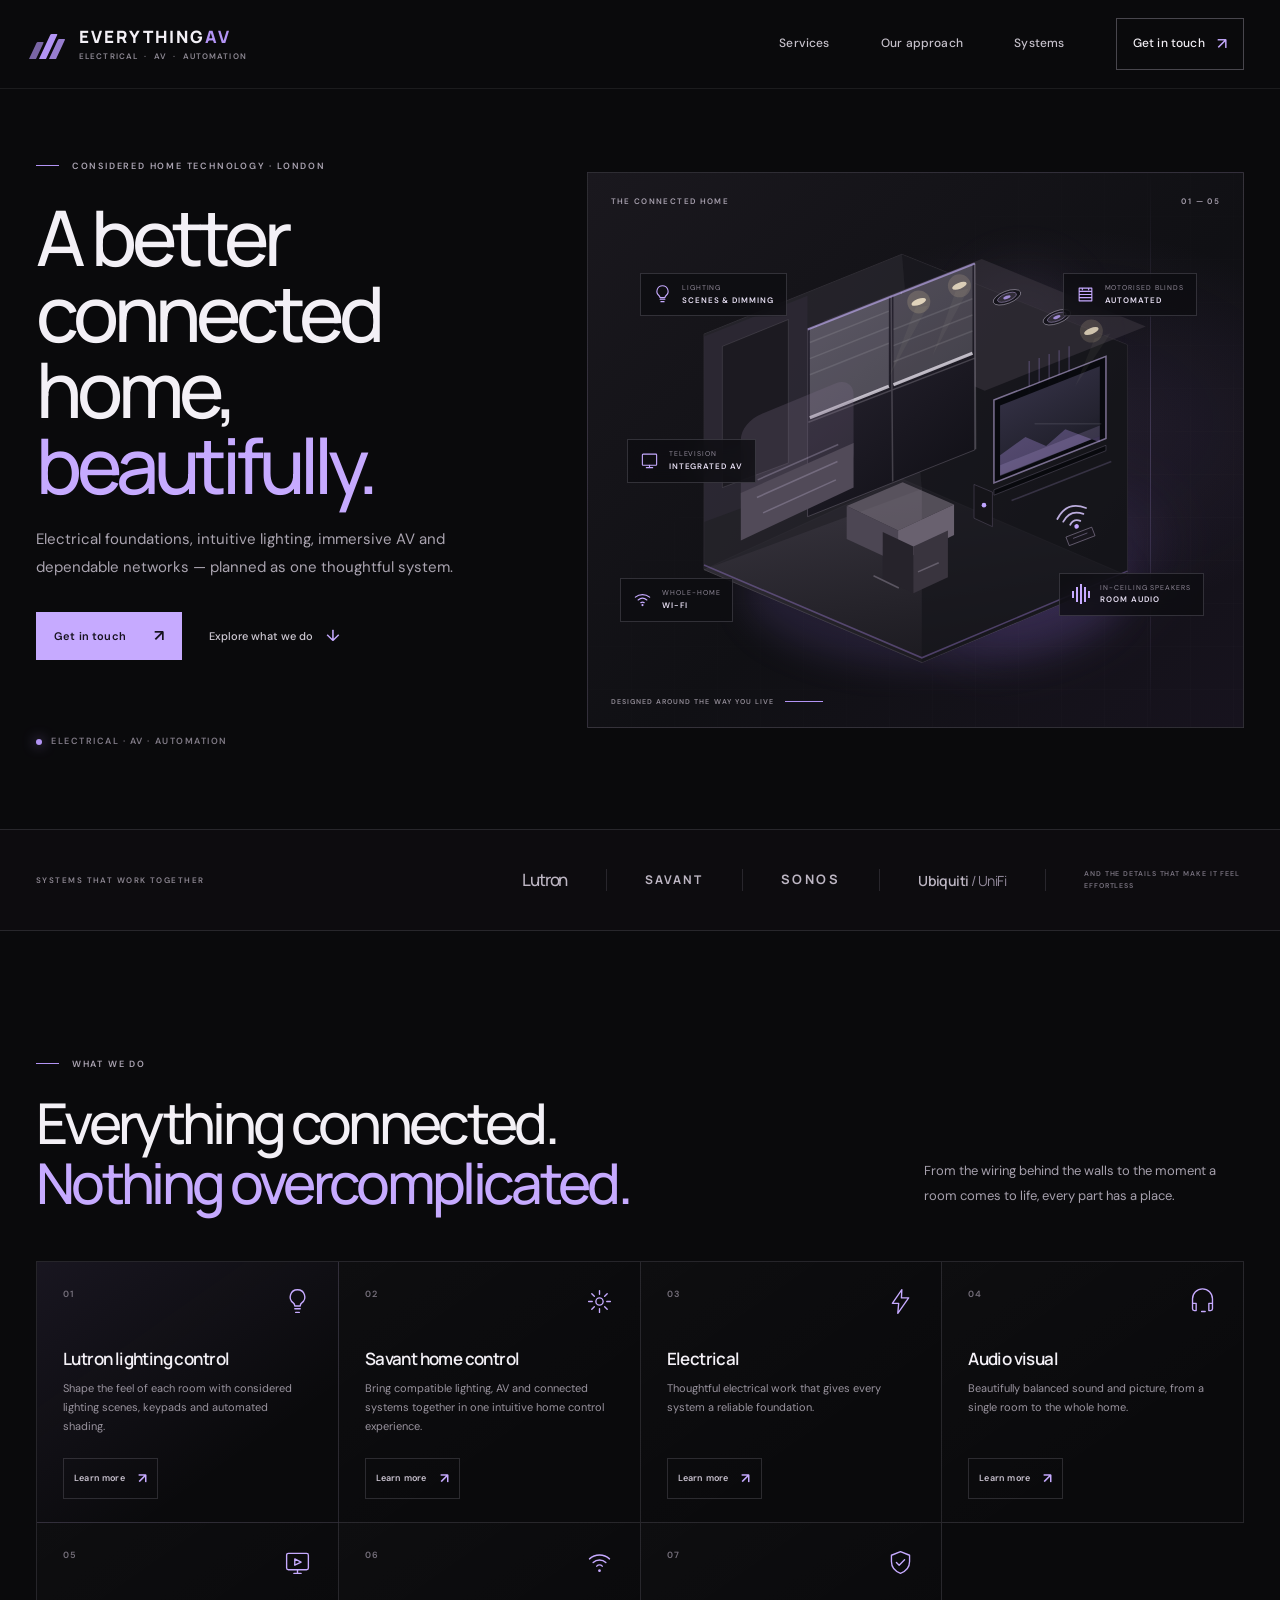
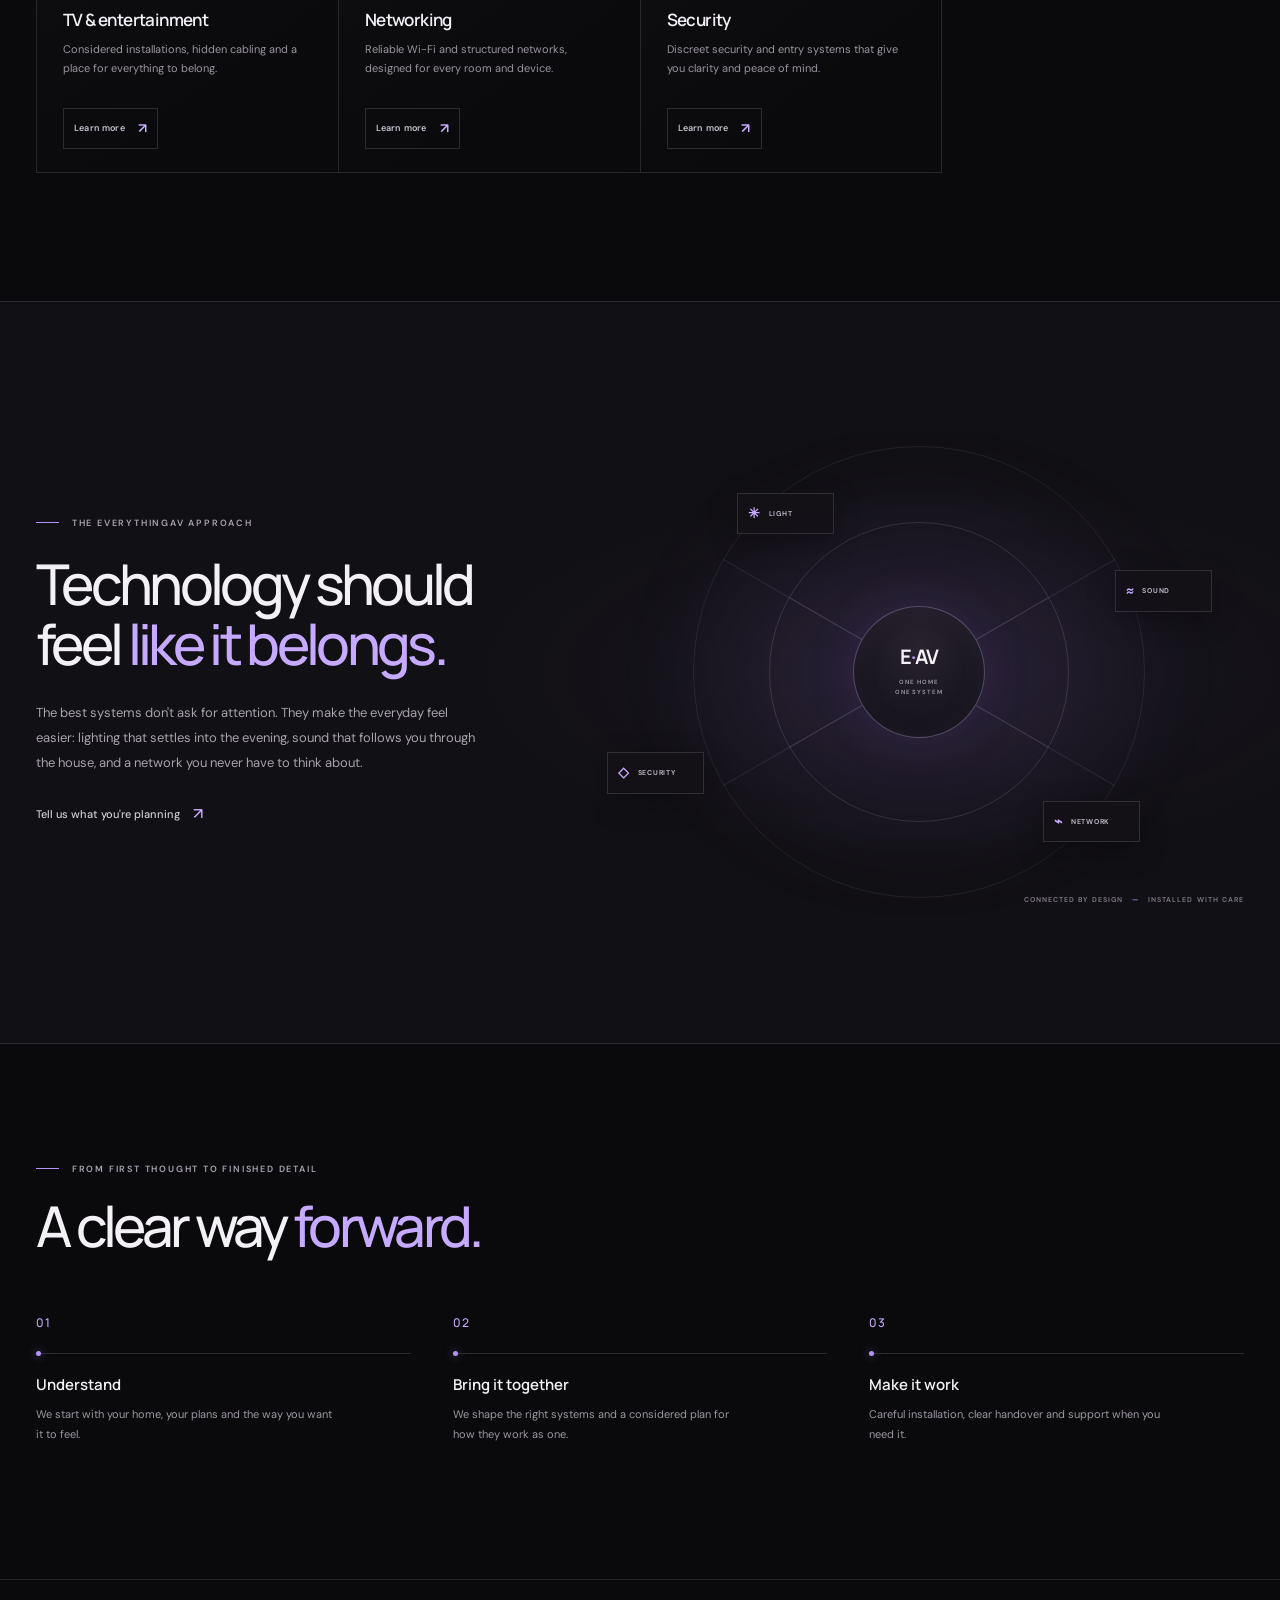
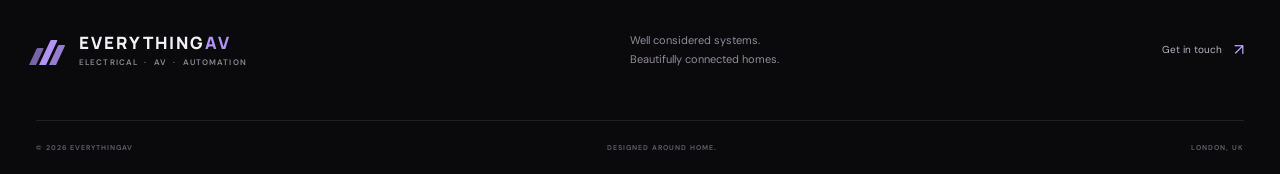
<file: index.html>
<!doctype html>
<html lang="en-GB">
  <head>
    <meta charset="utf-8" />
    <meta name="viewport" content="width=device-width, initial-scale=1" />
    <meta name="theme-color" content="#0a0a0c" />
    <meta
      name="description"
      content="EverythingAV brings electrical, Savant home control, lighting, AV, networking and security together in considered homes across London."
    />
    <title>EverythingAV — Electrical | AV | Automation</title>
    <link rel="preconnect" href="https://fonts.googleapis.com" />
    <link rel="preconnect" href="https://fonts.gstatic.com" crossorigin />
    <link
      href="https://fonts.googleapis.com/css2?family=DM+Sans:wght@400;500;600;700&family=Manrope:wght@400;500;600;700;800&display=swap"
      rel="stylesheet"
    />
    <link rel="stylesheet" href="styles.css" />
    <script src="script.js" defer></script>
  </head>
  <body>
    <a class="skip-link" href="#main">Skip to content</a>

    <header class="site-header">
      <div class="header-inner shell">
        <a class="brand" href="#top" aria-label="EverythingAV home">
          <span class="brand-mark" aria-hidden="true"><i></i><i></i><i></i></span>
          <span class="brand-type">
            <strong>EVERYTHING<span>AV</span></strong>
            <small>ELECTRICAL&nbsp; · &nbsp;AV&nbsp; · &nbsp;AUTOMATION</small>
          </span>
        </a>

        <button class="menu-toggle" type="button" aria-label="Open navigation" aria-expanded="false" aria-controls="primary-nav">
          <span></span><span></span>
        </button>

        <nav class="primary-nav" id="primary-nav" aria-label="Main navigation">
          <a href="#services">Services</a>
          <a href="#approach">Our approach</a>
          <a href="#systems">Systems</a>
          <a class="nav-contact" href="contact.html">Get in touch <span aria-hidden="true">↗</span></a>
        </nav>
      </div>
    </header>

    <main id="main">
      <section class="hero shell" id="top" aria-labelledby="hero-title">
        <div class="hero-copy">
          <p class="eyebrow"><span class="eyebrow-line"></span> CONSIDERED HOME TECHNOLOGY · LONDON</p>
          <h1 id="hero-title">A better connected home, <em>beautifully.</em></h1>
          <p class="hero-intro">
            Electrical foundations, intuitive lighting, immersive AV and dependable networks —
            planned as one thoughtful system.
          </p>
          <div class="hero-actions">
            <a class="button button-primary" href="contact.html">Get in touch <span aria-hidden="true">↗</span></a>
            <a class="text-link" href="#services">Explore what we do <span aria-hidden="true">↓</span></a>
          </div>
          <div class="hero-note"><span class="status-dot"></span> Electrical · AV · Automation</div>
        </div>

        <div class="hero-art" aria-label="Translucent illustration of a connected home, showing lighting, automated blinds, in-ceiling speakers, a television and whole-home Wi-Fi" role="img">
          <div class="art-topline"><span>THE CONNECTED HOME</span><span>01 — 05</span></div>
          <div class="art-glow art-glow-one"></div>
          <div class="art-glow art-glow-two"></div>
          <svg class="home-scene" viewBox="0 0 760 650" fill="none" xmlns="http://www.w3.org/2000/svg" aria-hidden="true">
            <defs>
              <linearGradient id="wall" x1="156" y1="115" x2="636" y2="470" gradientUnits="userSpaceOnUse">
                <stop stop-color="#29272E" />
                <stop offset="1" stop-color="#121216" />
              </linearGradient>
              <linearGradient id="floor" x1="340" y1="390" x2="383" y2="640" gradientUnits="userSpaceOnUse">
                <stop stop-color="#333039" />
                <stop offset="1" stop-color="#17161B" />
              </linearGradient>
              <linearGradient id="window" x1="275" y1="134" x2="500" y2="404" gradientUnits="userSpaceOnUse">
                <stop stop-color="#292532" />
                <stop offset="1" stop-color="#0B0B10" />
              </linearGradient>
              <linearGradient id="accent" x1="181" y1="176" x2="600" y2="475" gradientUnits="userSpaceOnUse">
                <stop stop-color="#BB9AFF" />
                <stop offset="1" stop-color="#7754C7" />
              </linearGradient>
              <linearGradient id="tv-screen" x1="520" y1="233" x2="587" y2="357" gradientUnits="userSpaceOnUse">
                <stop stop-color="#333044" />
                <stop offset=".56" stop-color="#242330" />
                <stop offset="1" stop-color="#12131B" />
              </linearGradient>
              <clipPath id="window-clip" clipPathUnits="userSpaceOnUse">
                <path d="M240 161 458 75v243l-218 87V161Z" />
              </clipPath>
              <filter id="soft-glow" x="84" y="70" width="620" height="570" color-interpolation-filters="sRGB" filterUnits="userSpaceOnUse">
                <feGaussianBlur stdDeviation="22" />
              </filter>
              <filter id="small-shadow" x="0" y="0" width="1" height="1" color-interpolation-filters="sRGB">
                <feGaussianBlur stdDeviation="12" />
              </filter>
            </defs>
            <ellipse cx="405" cy="504" rx="246" ry="97" fill="#8C69D4" fill-opacity=".16" filter="url(#soft-glow)" />
            <path d="M105 167 363 63l294 118v301L389 595 105 474V167Z" fill="url(#wall)" stroke="#77717D" stroke-opacity=".34" />
            <path d="m105 474 284 121 268-113-294-126-258 118Z" fill="url(#floor)" stroke="#8B8491" stroke-opacity=".24" />
            <path d="m363 63 294 118v301L389 595V369L363 63Z" fill="#16151B" fill-opacity=".72" />
            <path d="m105 167 258-104 26 306-284 105V167Z" fill="#242229" fill-opacity=".74" />
            <path d="M260 150 467 69l214 88-210 84-211-91Z" fill="#39353E" fill-opacity=".6" />
            <path d="M240 161 458 75v243l-218 87V161Z" fill="url(#window)" stroke="#8F8798" stroke-opacity=".45" />
            <g clip-path="url(#window-clip)">
              <path d="m243 159 103-41v117l-103 41V159Z" fill="#EEE8F5" fill-opacity=".24" />
              <path d="m352 116 103-40v117l-103 41V116Z" fill="#EEE8F5" fill-opacity=".2" />
              <path d="m243 178 103-41m-103 62 103-41m-103 62 103-41m6-18 103-40m-103 61 103-40m-103 61 103-40" stroke="#FFF" stroke-opacity=".1" stroke-width="2" />
              <path d="m243 276 103-41m6-2 103-41" stroke="#F0EAF6" stroke-opacity=".72" stroke-width="4" />
              <path d="m251 157 1-8m90-32 1-8m19 5 1-8m88-34 1-8" stroke="#D7C8E8" stroke-opacity=".55" stroke-width="2" />
            </g>
            <path d="m349 117 2 242M458 75l1 242M241 282l218-84" stroke="#8D8792" stroke-opacity=".38" stroke-width="2" />
            <path d="m240 161 218-86" stroke="#C6B1FF" stroke-opacity=".55" stroke-width="3" />
            <path d="m105 170 135-53v245l-135 50V170Z" fill="#302B37" fill-opacity=".62" />
            <path d="m129 183 86-35v187l-86 32V183Z" fill="#1C1A21" stroke="#8E8791" stroke-opacity=".28" />
            <path d="M153 382v-77c0-14 12-28 27-34l97-40c12-5 23 2 23 14v77c0 13-9 25-22 31l-99 47c-14 6-26-2-26-18Z" fill="#81708D" fill-opacity=".24" />
            <path d="m153 374 147-65v58l-147 69v-62Z" fill="#514A58" />
            <path d="m175 357 105-46M174 380l105-47M182 400l95-43" stroke="#B6A9C7" stroke-opacity=".34" stroke-width="2" />
            <path d="m291 391 73-31 67 29-73 34-67-32Z" fill="#89808D" fill-opacity=".5" />
            <path d="m291 391 67 32v42l-67-31v-43Z" fill="#4C4653" />
            <path d="m358 423 73-34v40l-73 36v-42Z" fill="#69616F" />
            <path d="m338 425 40 19v61l-40-19v-61Z" fill="#26232B" />
            <path d="m378 444 45-21v61l-45 21v-61Z" fill="#39343E" />
            <path d="m326 482 33 16M384 477l27-12" stroke="#9A91A2" stroke-opacity=".45" stroke-width="2" />
            <path d="M529 202v135M542 198v139M555 193v138M568 188v137M581 183v136" stroke="#B99BFF" stroke-opacity=".22" stroke-width="2" />
            <g aria-hidden="true">
              <path d="m483 253 146-57v107l-146 58V253Z" fill="#08090D" fill-opacity=".94" stroke="#C7B4E9" stroke-opacity=".58" stroke-width="2" />
              <path d="m491 260 130-51v91l-130 52v-92Z" fill="url(#tv-screen)" />
              <path d="m491 325 33-24 27 12 25-22 45 17v-8l-130 51v-26Z" fill="#B79AF0" fill-opacity=".3" />
              <path d="m491 338 130-52v14l-130 52v-14Z" fill="#D0B8FF" fill-opacity=".16" />
              <path d="m483 370 146-58v7l-146 58v-7Z" fill="#08090D" stroke="#A89AB8" stroke-opacity=".34" />
            </g>
            <g aria-hidden="true">
              <ellipse cx="500" cy="119" rx="19" ry="8" transform="rotate(-21 500 119)" fill="#15141B" stroke="#D3CBDD" stroke-opacity=".56" />
              <ellipse cx="500" cy="119" rx="13" ry="5" transform="rotate(-21 500 119)" fill="#302C37" stroke="#B9A5DB" stroke-opacity=".6" />
              <ellipse cx="500" cy="119" rx="5" ry="2" transform="rotate(-21 500 119)" fill="#BFA5FF" fill-opacity=".78" />
              <ellipse cx="565" cy="145" rx="19" ry="8" transform="rotate(-21 565 145)" fill="#15141B" stroke="#D3CBDD" stroke-opacity=".56" />
              <ellipse cx="565" cy="145" rx="13" ry="5" transform="rotate(-21 565 145)" fill="#302C37" stroke="#B9A5DB" stroke-opacity=".6" />
              <ellipse cx="565" cy="145" rx="5" ry="2" transform="rotate(-21 565 145)" fill="#BFA5FF" fill-opacity=".78" />
            </g>
            <g aria-hidden="true">
              <ellipse cx="385" cy="125" rx="10" ry="4" transform="rotate(-21 385 125)" fill="#FFF3D8" fill-opacity=".8" />
              <ellipse cx="438" cy="104" rx="10" ry="4" transform="rotate(-21 438 104)" fill="#FFF3D8" fill-opacity=".76" />
              <ellipse cx="610" cy="163" rx="10" ry="4" transform="rotate(-21 610 163)" fill="#FFF3D8" fill-opacity=".74" />
              <path d="m381 132-35 91 51-93m36-19-30 84 47-87m164 65-25 62 46-69" fill="#FFEBC0" fill-opacity=".045" />
              <circle cx="385" cy="125" r="15" fill="#FFE6B1" fill-opacity=".16" />
              <circle cx="438" cy="104" r="15" fill="#FFE6B1" fill-opacity=".14" />
              <circle cx="610" cy="163" r="15" fill="#FFE6B1" fill-opacity=".14" />
            </g>
            <g transform="translate(589 413) rotate(-21)" aria-hidden="true">
              <path d="M-20-13Q0-31 20-13M-14-7Q0-19 14-7M-7 0Q0-6 7 0" stroke="#D8C7FF" stroke-opacity=".85" stroke-width="2.3" stroke-linecap="round" />
              <circle cx="0" cy="5" r="3" fill="#C4A6FF" />
              <path d="M-18 13h36v12h-36z" fill="#17151C" stroke="#A99BB8" stroke-opacity=".6" />
              <path d="M-10 18h20" stroke="#C7B5E8" stroke-opacity=".45" />
            </g>
            <path d="m105 468 284 121 268-113" stroke="#B28DF4" stroke-opacity=".35" stroke-width="2" />
            <path d="m457 363 24 10v45l-24-11v-44Z" fill="#151419" stroke="#877A99" stroke-opacity=".4" />
            <circle cx="470" cy="390" r="3" fill="#BFA5FF" />
            <path d="M536 284h87" stroke="#F0E9FF" stroke-opacity=".18" />
            <path d="m506 384 130-51" stroke="#CBB4FF" stroke-opacity=".18" stroke-width="2" />
          </svg>
          <div class="art-label art-label-top"><svg viewBox="0 0 24 24" fill="none" aria-hidden="true"><path d="M9 18h6m-5 3h4m-2-20a7 7 0 0 0-4.6 12.3c.8.7 1.3 1.5 1.5 2.7h6.2c.2-1.2.7-2 1.5-2.7A7 7 0 0 0 12 1Z" stroke="currentColor" stroke-width="1.4" stroke-linecap="round" stroke-linejoin="round" /></svg><span>LIGHTING<br /><b>SCENES &amp; DIMMING</b></span></div>
          <div class="art-label art-label-blinds"><svg viewBox="0 0 24 24" fill="none" aria-hidden="true"><path d="M4 4h16v16H4zM5 8h14M5 12h14M5 16h14M8 4v2m8-2v2" stroke="currentColor" stroke-width="1.4" stroke-linecap="round" stroke-linejoin="round" /></svg><span>MOTORISED BLINDS<br /><b>AUTOMATED</b></span></div>
          <div class="art-label art-label-tv"><svg viewBox="0 0 24 24" fill="none" aria-hidden="true"><rect x="3" y="4" width="18" height="14" rx="1" stroke="currentColor" stroke-width="1.4" /><path d="M8 21h8m-4-3v3" stroke="currentColor" stroke-width="1.4" stroke-linecap="round" /></svg><span>TELEVISION<br /><b>INTEGRATED AV</b></span></div>
          <div class="art-label art-label-wifi"><svg viewBox="0 0 24 24" fill="none" aria-hidden="true"><path d="M3 9a14 14 0 0 1 18 0M6.5 12.5a9 9 0 0 1 11 0M10 16a4 4 0 0 1 4 0" stroke="currentColor" stroke-width="1.6" stroke-linecap="round" /><circle cx="12" cy="19" r="1.4" fill="currentColor" /></svg><span>WHOLE-HOME<br /><b>WI-FI</b></span></div>
          <div class="art-label art-label-bottom"><span class="sound-bars"><i></i><i></i><i></i><i></i><i></i></span><span>IN-CEILING SPEAKERS<br /><b>ROOM AUDIO</b></span></div>
          <div class="art-caption"><span>DESIGNED AROUND THE WAY YOU LIVE</span><span class="caption-line"></span></div>
        </div>
      </section>

      <section class="system-strip" id="systems" aria-label="Technology systems">
        <div class="shell strip-inner">
          <span class="strip-label">SYSTEMS THAT WORK TOGETHER</span>
          <div class="system-names" aria-label="Lutron, Sonos, UniFi and more">
            <span class="system-word lutron">Lutron</span>
            <span class="system-separator"></span>
            <span class="system-word savant">SAVANT</span>
            <span class="system-separator"></span>
            <span class="system-word sonos">SONOS</span>
            <span class="system-separator"></span>
            <span class="system-word unifi">Ubiquiti<span> / UniFi</span></span>
            <span class="system-separator"></span>
            <span class="system-more">AND THE DETAILS THAT MAKE IT FEEL EFFORTLESS</span>
          </div>
        </div>
      </section>

      <section class="services section-pad shell" id="services" aria-labelledby="services-title">
        <div class="section-heading">
          <div>
            <p class="eyebrow"><span class="eyebrow-line"></span> WHAT WE DO</p>
            <h2 id="services-title">Everything connected.<br /><em>Nothing overcomplicated.</em></h2>
          </div>
          <p class="section-intro">From the wiring behind the walls to the moment a room comes to life, every part has a place.</p>
        </div>

        <div class="service-grid">
          <article class="service-card service-card-featured">
            <div class="service-card-top"><span class="service-index">01</span><span class="service-icon" aria-hidden="true">
              <svg viewBox="0 0 32 32" fill="none"><path d="M16 3a8 8 0 0 0-4.7 14.5c1.2.9 1.7 1.7 1.7 3.5h6c0-1.8.5-2.6 1.7-3.5A8 8 0 0 0 16 3Z" stroke="currentColor" stroke-width="1.5" stroke-linejoin="round"/><path d="M13 24h6m-5 4h4" stroke="currentColor" stroke-width="1.5" stroke-linecap="round"/></svg>
            </span></div>
            <h3>Lutron lighting control</h3>
            <p>Shape the feel of each room with considered lighting scenes, keypads and automated shading.</p>
            <a href="services/lutron-lighting.html" aria-label="Learn more about Lutron lighting control">Learn more <span>↗</span></a>
          </article>
          <article class="service-card">
            <div class="service-card-top"><span class="service-index">02</span><span class="service-icon" aria-hidden="true">
              <svg viewBox="0 0 32 32" fill="none"><path d="M16 4v4m0 16v4M4 16h4m16 0h4M7.5 7.5l2.8 2.8m11.4 11.4 2.8 2.8m0-17-2.8 2.8m-11.4 11.4-2.8 2.8M20 16a4 4 0 1 1-8 0 4 4 0 0 1 8 0Z" stroke="currentColor" stroke-width="1.5" stroke-linecap="round" /></svg>
            </span></div>
            <h3>Savant home control</h3>
            <p>Bring compatible lighting, AV and connected systems together in one intuitive home control experience.</p>
            <a href="services/savant-home-control.html" aria-label="Learn more about Savant home control">Learn more <span>↗</span></a>
          </article>
          <article class="service-card">
            <div class="service-card-top"><span class="service-index">03</span><span class="service-icon" aria-hidden="true">
              <svg viewBox="0 0 32 32" fill="none"><path d="M17.5 3 7 18h7l-1 11 12-17h-8l.5-9Z" stroke="currentColor" stroke-width="1.5" stroke-linejoin="round" /></svg>
            </span></div>
            <h3>Electrical</h3>
            <p>Thoughtful electrical work that gives every system a reliable foundation.</p>
            <a href="services/electrical.html" aria-label="Learn more about electrical services">Learn more <span>↗</span></a>
          </article>
          <article class="service-card">
            <div class="service-card-top"><span class="service-index">04</span><span class="service-icon" aria-hidden="true">
              <svg viewBox="0 0 32 32" fill="none"><path d="M5 19V13a11 11 0 0 1 22 0v6M5 18h4v8H7a2 2 0 0 1-2-2v-6Zm22 0h-4v8h2a2 2 0 0 0 2-2v-6ZM15 27h4" stroke="currentColor" stroke-width="1.5" stroke-linecap="round" stroke-linejoin="round" /></svg>
            </span></div>
            <h3>Audio visual</h3>
            <p>Beautifully balanced sound and picture, from a single room to the whole home.</p>
            <a href="services/audio-visual.html" aria-label="Learn more about audio visual services">Learn more <span>↗</span></a>
          </article>
          <article class="service-card">
            <div class="service-card-top"><span class="service-index">05</span><span class="service-icon" aria-hidden="true">
              <svg viewBox="0 0 32 32" fill="none"><rect x="4" y="6" width="24" height="18" rx="2" stroke="currentColor" stroke-width="1.5"/><path d="M12 28h8m-4-4v4M13 12l7 3.5-7 3.5v-7Z" stroke="currentColor" stroke-width="1.5" stroke-linecap="round" stroke-linejoin="round" /></svg>
            </span></div>
            <h3>TV &amp; entertainment</h3>
            <p>Considered installations, hidden cabling and a place for everything to belong.</p>
            <a href="services/tv-entertainment.html" aria-label="Learn more about TV and entertainment">Learn more <span>↗</span></a>
          </article>
          <article class="service-card">
            <div class="service-card-top"><span class="service-index">06</span><span class="service-icon" aria-hidden="true">
              <svg viewBox="0 0 32 32" fill="none"><path d="M5 12a16 16 0 0 1 22 0M9 16a10 10 0 0 1 14 0m-10 4a4 4 0 0 1 6 0m-3 5h.01" stroke="currentColor" stroke-width="1.6" stroke-linecap="round" /><circle cx="16" cy="25" r="1.5" fill="currentColor" /></svg>
            </span></div>
            <h3>Networking</h3>
            <p>Reliable Wi-Fi and structured networks, designed for every room and device.</p>
            <a href="services/networking.html" aria-label="Learn more about networking services">Learn more <span>↗</span></a>
          </article>
          <article class="service-card">
            <div class="service-card-top"><span class="service-index">07</span><span class="service-icon" aria-hidden="true">
              <svg viewBox="0 0 32 32" fill="none"><path d="M16 4 26 8v7c0 6.2-4.2 10.8-10 13-5.8-2.2-10-6.8-10-13V8l10-4Z" stroke="currentColor" stroke-width="1.5" stroke-linejoin="round"/><path d="m11.5 16 3 3 6-6" stroke="currentColor" stroke-width="1.5" stroke-linecap="round" stroke-linejoin="round" /></svg>
            </span></div>
            <h3>Security</h3>
            <p>Discreet security and entry systems that give you clarity and peace of mind.</p>
            <a href="services/security.html" aria-label="Learn more about security services">Learn more <span>↗</span></a>
          </article>
        </div>
      </section>

      <section class="approach section-pad" id="approach" aria-labelledby="approach-title">
        <div class="shell approach-layout">
          <div class="approach-copy">
            <p class="eyebrow"><span class="eyebrow-line"></span> THE EVERYTHINGAV APPROACH</p>
            <h2 id="approach-title">Technology should feel <em>like it belongs.</em></h2>
            <p class="approach-body">The best systems don't ask for attention. They make the everyday feel easier: lighting that settles into the evening, sound that follows you through the house, and a network you never have to think about.</p>
            <a class="text-link" href="contact.html">Tell us what you're planning <span aria-hidden="true">↗</span></a>
          </div>
          <div class="approach-visual">
            <div class="approach-orbit orbit-one"></div>
            <div class="approach-orbit orbit-two"></div>
            <div class="approach-core"><span class="core-mark">E<span>·</span>AV</span><small>ONE HOME<br />ONE SYSTEM</small></div>
            <div class="orbit-node node-light"><span class="node-glyph">✳</span><span>LIGHT</span></div>
            <div class="orbit-node node-sound"><span class="node-glyph">≈</span><span>SOUND</span></div>
            <div class="orbit-node node-network"><span class="node-glyph">⌁</span><span>NETWORK</span></div>
            <div class="orbit-node node-security"><span class="node-glyph">◇</span><span>SECURITY</span></div>
            <div class="visual-footnote">CONNECTED BY DESIGN <span>—</span> INSTALLED WITH CARE</div>
          </div>
        </div>
      </section>

      <section class="process section-pad shell" aria-labelledby="process-title">
        <div class="process-heading">
          <p class="eyebrow"><span class="eyebrow-line"></span> FROM FIRST THOUGHT TO FINISHED DETAIL</p>
          <h2 id="process-title">A clear way <em>forward.</em></h2>
        </div>
        <div class="process-grid">
          <article class="process-step"><span class="step-number">01</span><div class="step-rule"></div><h3>Understand</h3><p>We start with your home, your plans and the way you want it to feel.</p></article>
          <article class="process-step"><span class="step-number">02</span><div class="step-rule"></div><h3>Bring it together</h3><p>We shape the right systems and a considered plan for how they work as one.</p></article>
          <article class="process-step"><span class="step-number">03</span><div class="step-rule"></div><h3>Make it work</h3><p>Careful installation, clear handover and support when you need it.</p></article>
        </div>
      </section>

    </main>

    <footer class="site-footer">
      <div class="shell footer-main">
        <a class="brand footer-brand" href="#top" aria-label="EverythingAV, back to top">
          <span class="brand-mark" aria-hidden="true"><i></i><i></i><i></i></span>
          <span class="brand-type"><strong>EVERYTHING<span>AV</span></strong><small>ELECTRICAL&nbsp; · &nbsp;AV&nbsp; · &nbsp;AUTOMATION</small></span>
        </a>
        <p>Well considered systems.<br />Beautifully connected homes.</p>
        <a class="footer-top" href="contact.html">Get in touch <span aria-hidden="true">↗</span></a>
      </div>
      <div class="shell footer-bottom"><span>© <span id="year"></span> EVERYTHINGAV</span><span>DESIGNED AROUND HOME.</span><span>LONDON, UK</span></div>
    </footer>
  </body>
</html>
</file>
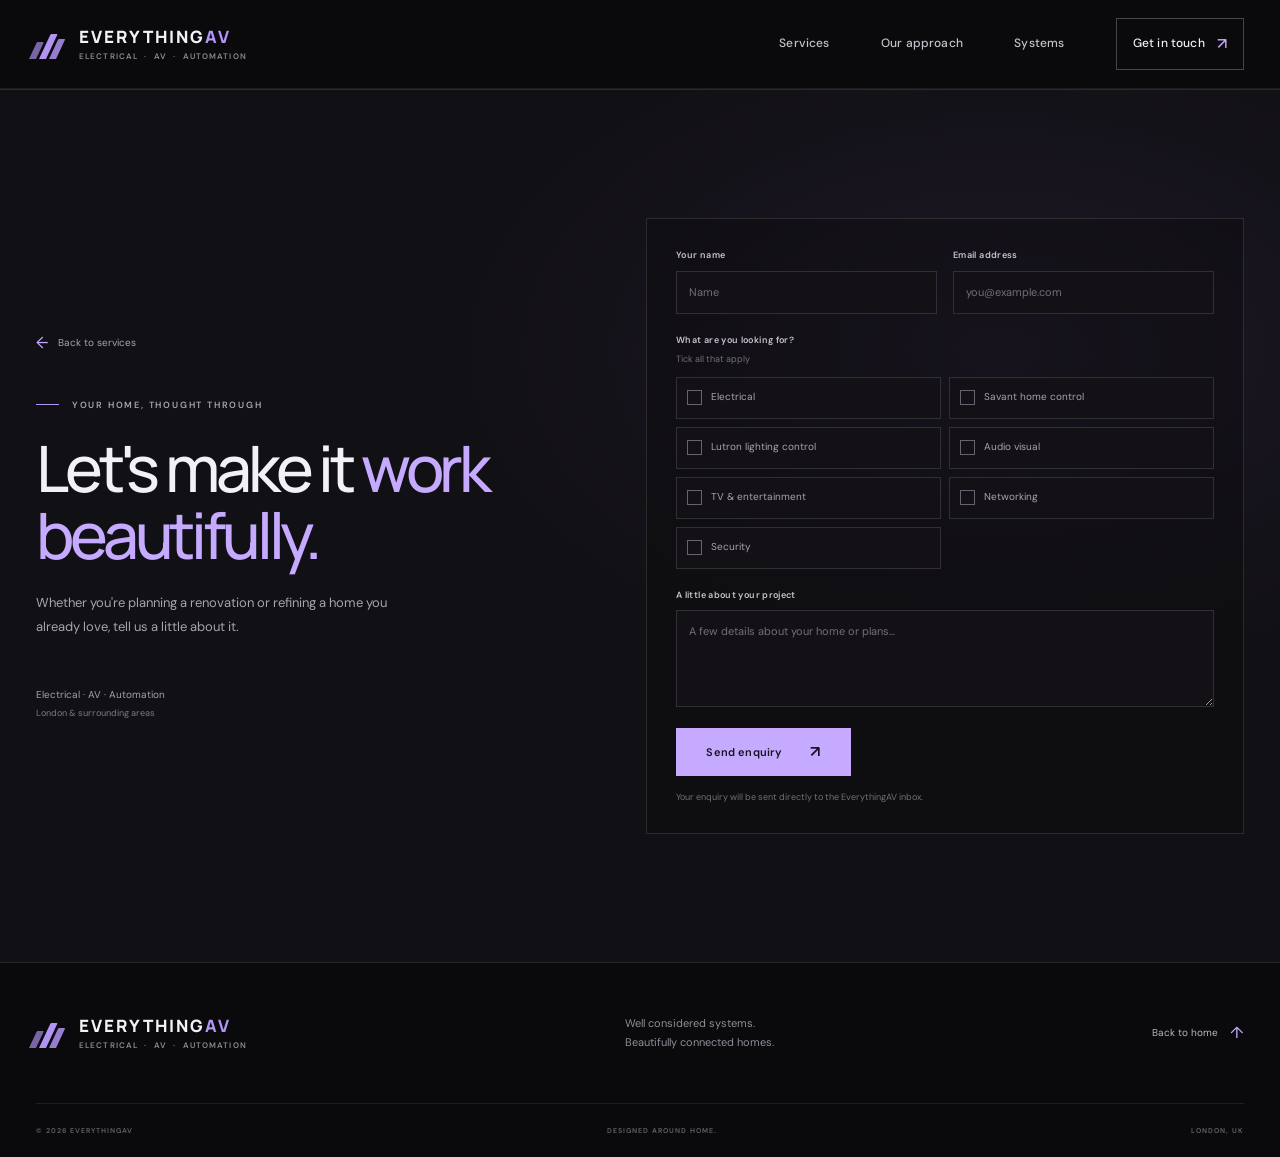
<file: contact.html>
<!doctype html>
<html lang="en-GB">
  <head>
    <meta charset="utf-8" />
    <meta name="viewport" content="width=device-width, initial-scale=1" />
    <meta name="theme-color" content="#0a0a0c" />
    <meta name="description" content="Get in touch with EverythingAV about electrical, Savant home control, AV, networking or security for your home." />
    <title>Get in touch — EverythingAV</title>
    <link rel="preconnect" href="https://fonts.googleapis.com" />
    <link rel="preconnect" href="https://fonts.gstatic.com" crossorigin />
    <link href="https://fonts.googleapis.com/css2?family=DM+Sans:wght@400;500;600;700&family=Manrope:wght@400;500;600;700;800&display=swap" rel="stylesheet" />
    <link rel="stylesheet" href="styles.css" />
    <script src="script.js" defer></script>
  </head>
  <body>
    <a class="skip-link" href="#main">Skip to content</a>

    <header class="site-header">
      <div class="header-inner shell">
        <a class="brand" href="index.html#top" aria-label="EverythingAV home">
          <span class="brand-mark" aria-hidden="true"><i></i><i></i><i></i></span>
          <span class="brand-type"><strong>EVERYTHING<span>AV</span></strong><small>ELECTRICAL&nbsp; · &nbsp;AV&nbsp; · &nbsp;AUTOMATION</small></span>
        </a>
        <button class="menu-toggle" type="button" aria-label="Open navigation" aria-expanded="false" aria-controls="primary-nav"><span></span><span></span></button>
        <nav class="primary-nav" id="primary-nav" aria-label="Main navigation">
          <a href="index.html#services">Services</a>
          <a href="index.html#approach">Our approach</a>
          <a href="index.html#systems">Systems</a>
          <a class="nav-contact" href="#contact" aria-current="page">Get in touch <span aria-hidden="true">↗</span></a>
        </nav>
      </div>
    </header>

    <main id="main">
      <section class="contact-section contact-page-section section-pad" id="contact" aria-labelledby="contact-title">
        <div class="shell contact-layout">
          <div class="contact-copy contact-page-copy">
            <a class="contact-back" href="index.html#services"><span aria-hidden="true">←</span> Back to services</a>
            <p class="eyebrow"><span class="eyebrow-line"></span> YOUR HOME, THOUGHT THROUGH</p>
            <h1 class="contact-page-title" id="contact-title">Let's make it <em>work beautifully.</em></h1>
            <p>Whether you're planning a renovation or refining a home you already love, tell us a little about it.</p>
            <div class="contact-aside"><span>Electrical · AV · Automation<br /><b>London &amp; surrounding areas</b></span></div>
          </div>
          <form class="enquiry-form" id="enquiry-form">
            <div class="form-row">
              <label>Your name<input name="name" autocomplete="name" placeholder="Name" maxlength="120" required /></label>
              <label>Email address<input name="email" type="email" autocomplete="email" placeholder="you@example.com" maxlength="254" required /></label>
            </div>
            <fieldset class="service-options" aria-describedby="service-hint">
              <legend>What are you looking for?</legend>
              <p class="field-hint" id="service-hint">Tick all that apply</p>
              <div class="checkbox-grid">
                <label class="service-option"><input type="checkbox" name="service" value="Electrical" /><span class="checkbox-mark" aria-hidden="true"></span><span>Electrical</span></label>
                <label class="service-option"><input type="checkbox" name="service" value="Savant home control" /><span class="checkbox-mark" aria-hidden="true"></span><span>Savant home control</span></label>
                <label class="service-option"><input type="checkbox" name="service" value="Lutron lighting control" /><span class="checkbox-mark" aria-hidden="true"></span><span>Lutron lighting control</span></label>
                <label class="service-option"><input type="checkbox" name="service" value="Audio visual" /><span class="checkbox-mark" aria-hidden="true"></span><span>Audio visual</span></label>
                <label class="service-option"><input type="checkbox" name="service" value="TV and entertainment" /><span class="checkbox-mark" aria-hidden="true"></span><span>TV &amp; entertainment</span></label>
                <label class="service-option"><input type="checkbox" name="service" value="Networking" /><span class="checkbox-mark" aria-hidden="true"></span><span>Networking</span></label>
                <label class="service-option"><input type="checkbox" name="service" value="Security" /><span class="checkbox-mark" aria-hidden="true"></span><span>Security</span></label>
              </div>
            </fieldset>
            <label>A little about your project<textarea name="message" rows="4" maxlength="4000" placeholder="A few details about your home or plans…" required></textarea></label>
            <div class="form-honeypot" aria-hidden="true">
              <label>Leave this field empty<input name="website" tabindex="-1" autocomplete="off" /></label>
            </div>
            <button class="button button-primary form-submit" type="submit">Send enquiry <span aria-hidden="true">↗</span></button>
            <p class="form-note" id="form-note" role="status">Your enquiry will be sent directly to the EverythingAV inbox.</p>
          </form>
        </div>
      </section>
    </main>

    <footer class="site-footer">
      <div class="shell footer-main">
        <a class="brand footer-brand" href="index.html#top" aria-label="EverythingAV home">
          <span class="brand-mark" aria-hidden="true"><i></i><i></i><i></i></span>
          <span class="brand-type"><strong>EVERYTHING<span>AV</span></strong><small>ELECTRICAL&nbsp; · &nbsp;AV&nbsp; · &nbsp;AUTOMATION</small></span>
        </a>
        <p>Well considered systems.<br />Beautifully connected homes.</p>
        <a class="footer-top" href="index.html#top">Back to home <span aria-hidden="true">↑</span></a>
      </div>
      <div class="shell footer-bottom"><span>© <span id="year"></span> EVERYTHINGAV</span><span>DESIGNED AROUND HOME.</span><span>LONDON, UK</span></div>
    </footer>
  </body>
</html>
</file>
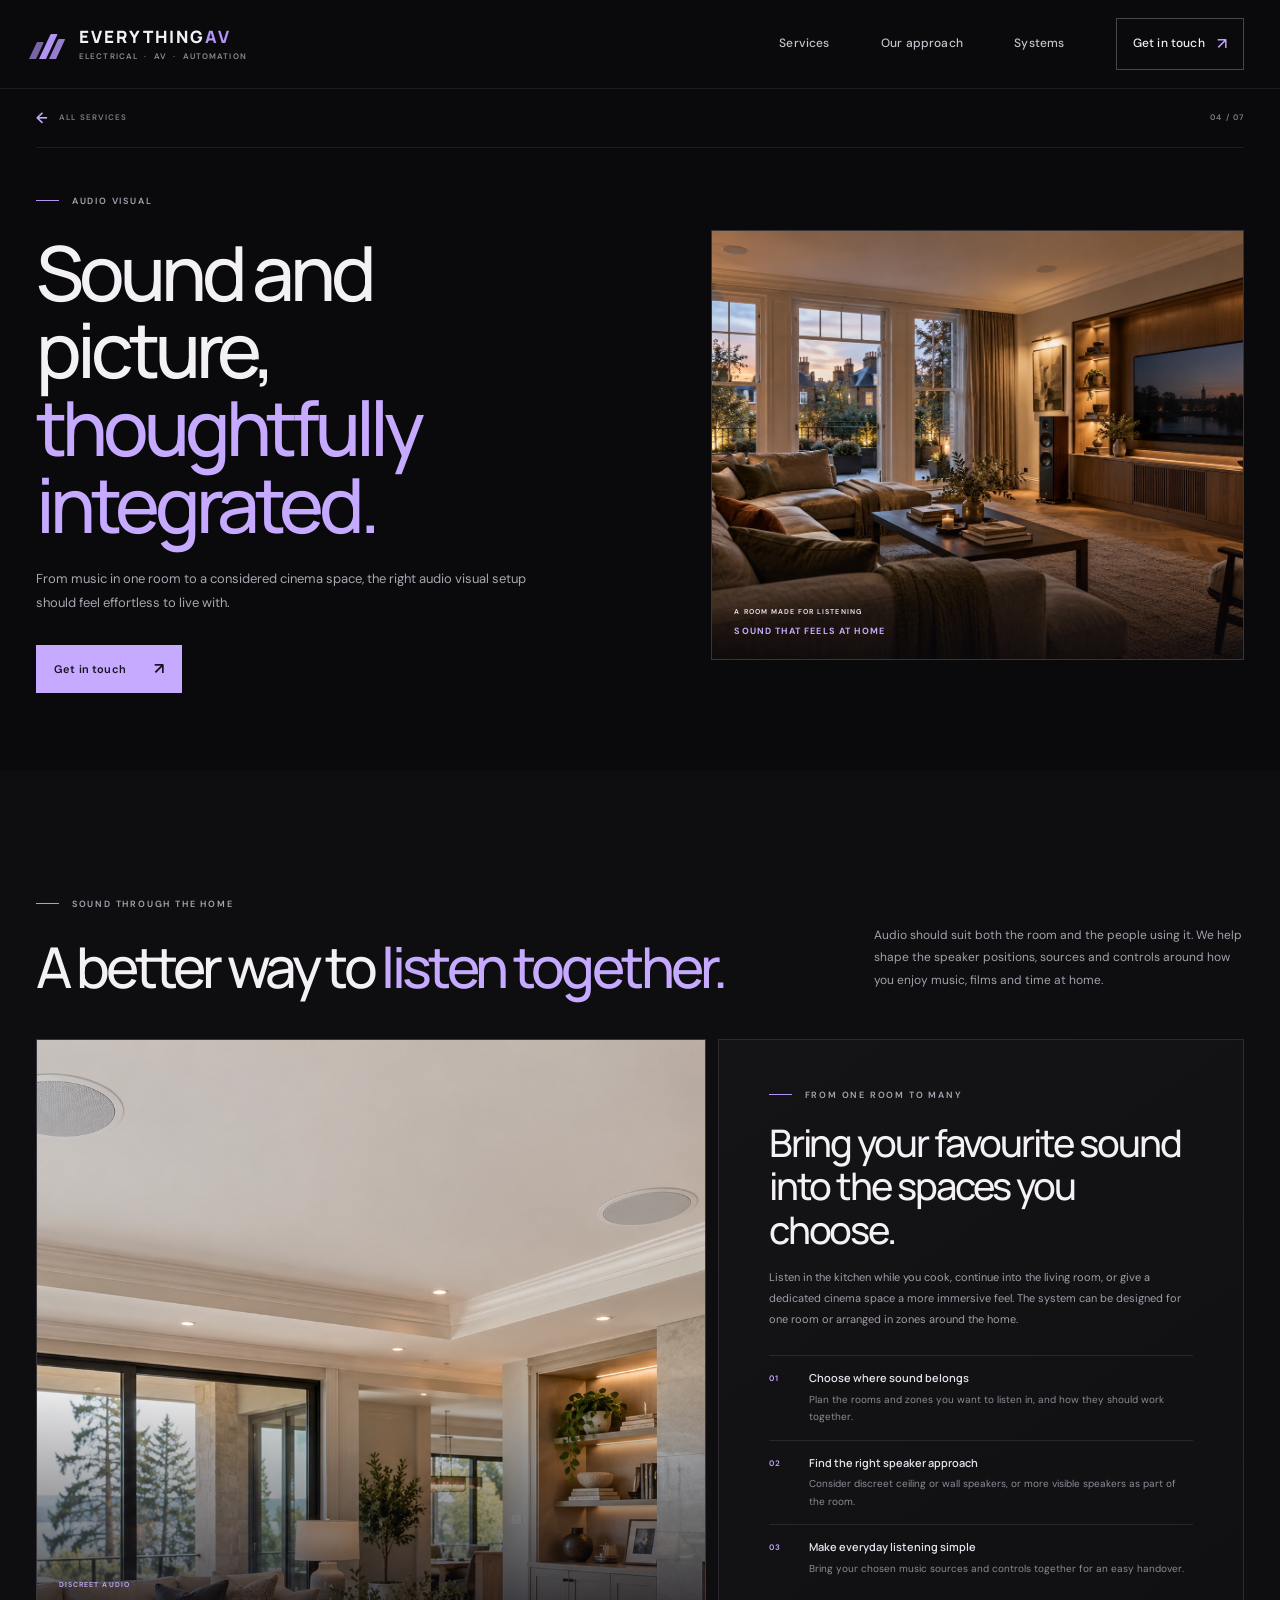
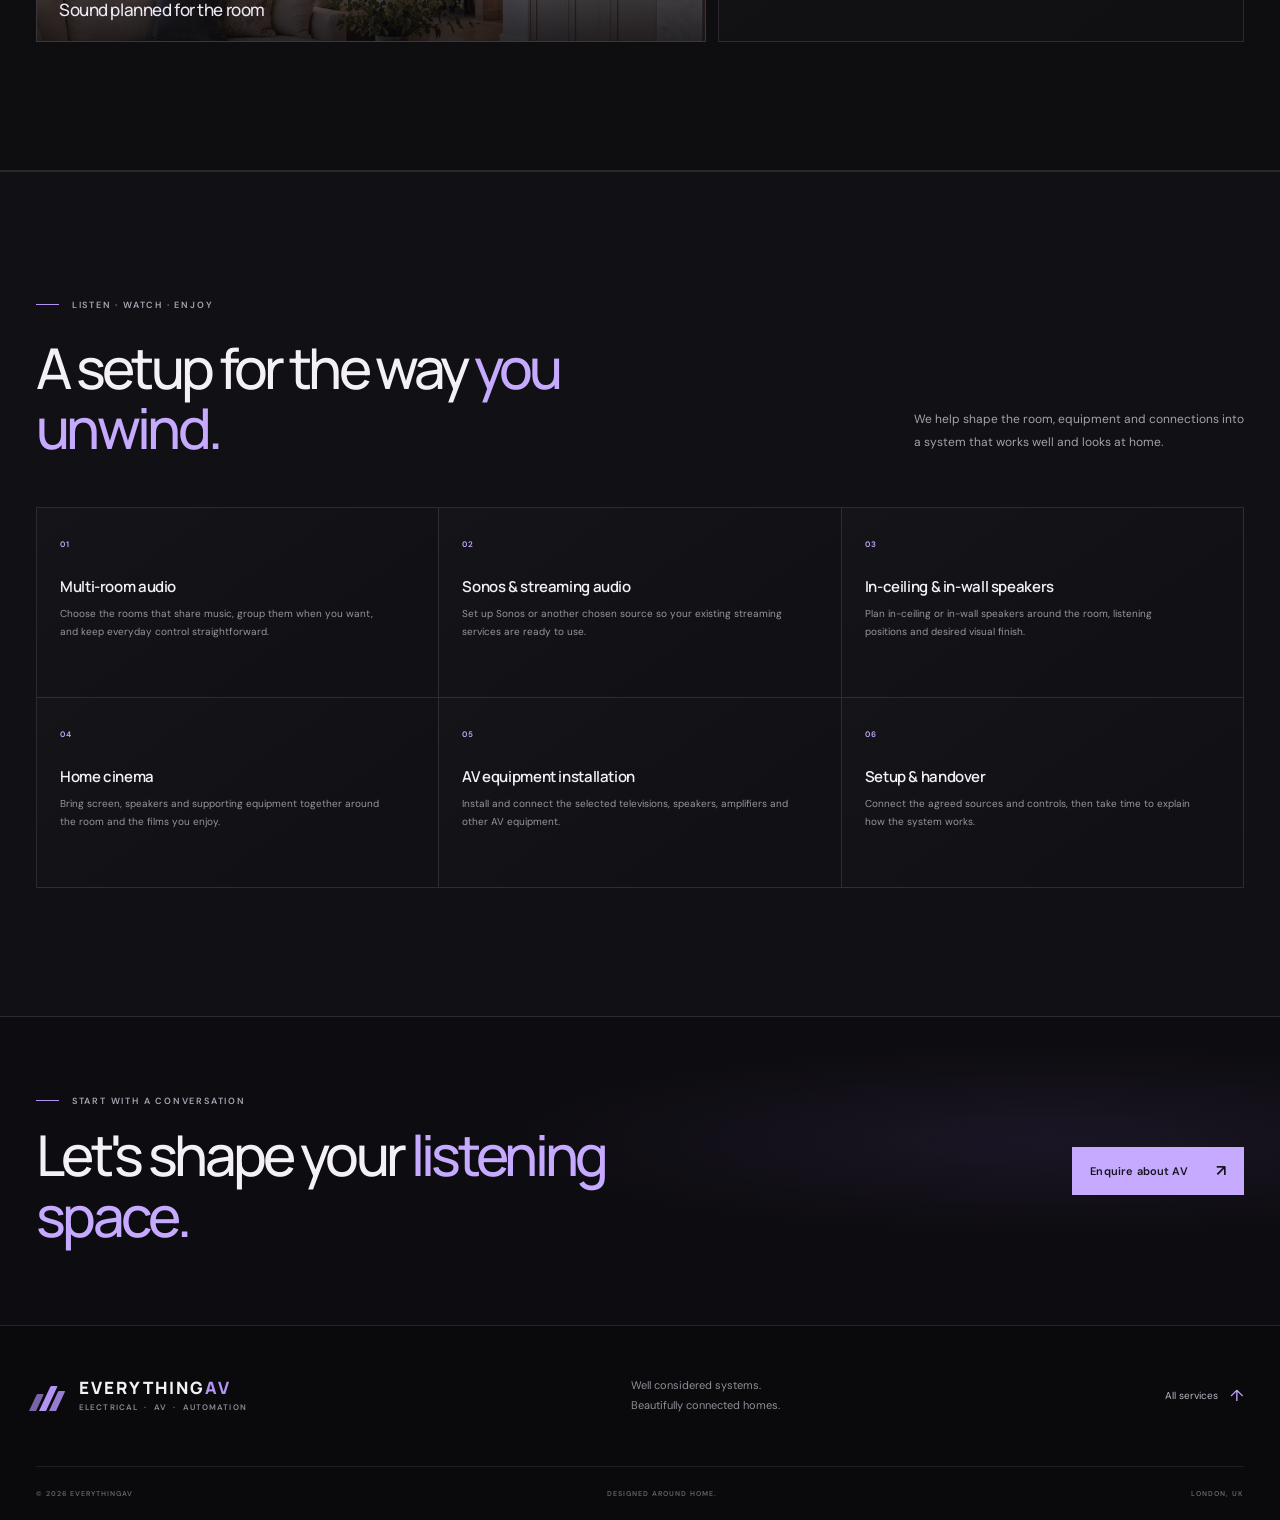
<file: services/audio-visual.html>
<!doctype html>
<html lang="en-GB">
  <head>
    <meta charset="utf-8" /><meta name="viewport" content="width=device-width, initial-scale=1" />
    <meta name="theme-color" content="#0a0a0c" />
    <meta name="description" content="Multi-room audio, home cinema and audio visual installation, planned for your home." />
    <title>Audio visual — EverythingAV</title>
    <link rel="preconnect" href="https://fonts.googleapis.com" /><link rel="preconnect" href="https://fonts.gstatic.com" crossorigin />
    <link href="https://fonts.googleapis.com/css2?family=DM+Sans:wght@400;500;600;700&family=Manrope:wght@400;500;600;700;800&display=swap" rel="stylesheet" />
    <link rel="stylesheet" href="../styles.css" /><script src="../script.js" defer></script>
  </head>
  <body>
    <a class="skip-link" href="#main">Skip to content</a>
    <header class="site-header"><div class="header-inner shell">
      <a class="brand" href="../index.html#top" aria-label="EverythingAV home"><span class="brand-mark" aria-hidden="true"><i></i><i></i><i></i></span><span class="brand-type"><strong>EVERYTHING<span>AV</span></strong><small>ELECTRICAL&nbsp; · &nbsp;AV&nbsp; · &nbsp;AUTOMATION</small></span></a>
      <button class="menu-toggle" type="button" aria-label="Open navigation" aria-expanded="false" aria-controls="primary-nav"><span></span><span></span></button>
      <nav class="primary-nav" id="primary-nav" aria-label="Main navigation"><a href="../index.html#services">Services</a><a href="../index.html#approach">Our approach</a><a href="../index.html#systems">Systems</a><a class="nav-contact" href="../contact.html">Get in touch <span aria-hidden="true">↗</span></a></nav>
    </div></header>
    <main id="main" class="service-page">
      <div class="shell service-breadcrumb"><a href="../index.html#services"><span aria-hidden="true">←</span> All services</a><span>04 / 07</span></div>
      <section class="shell service-hero" aria-labelledby="service-title">
        <div class="service-hero-copy"><p class="eyebrow"><span class="eyebrow-line"></span> AUDIO VISUAL</p><h1 id="service-title">Sound and picture, <em>thoughtfully integrated.</em></h1><p class="service-lead">From music in one room to a considered cinema space, the right audio visual setup should feel effortless to live with.</p><a class="button button-primary" href="../contact.html?service=Audio%20visual">Get in touch <span aria-hidden="true">↗</span></a></div>
        <figure class="service-art service-photo-art"><img src="../assets/services/audio-visual-listening-room.jpg" alt="A warm home listening room with a television and carefully placed speakers" /><figcaption><span>A ROOM MADE FOR LISTENING</span><strong>SOUND THAT FEELS AT HOME</strong></figcaption></figure>
      </section>
      <section class="service-experience section-pad" aria-labelledby="av-experience-title"><div class="shell">
        <div class="service-experience-heading"><div><p class="eyebrow"><span class="eyebrow-line"></span> SOUND THROUGH THE HOME</p><h2 id="av-experience-title">A better way to <em>listen together.</em></h2></div><p>Audio should suit both the room and the people using it. We help shape the speaker positions, sources and controls around how you enjoy music, films and time at home.</p></div>
        <div class="service-feature-layout">
          <figure class="service-feature-image"><img src="../assets/services/audio-visual-speakers.jpg" alt="Discreet in-ceiling speakers positioned within a calm interior" /><figcaption><span>DISCREET AUDIO</span><strong>Sound planned for the room</strong></figcaption></figure>
          <div class="service-feature-copy"><p class="eyebrow"><span class="eyebrow-line"></span> FROM ONE ROOM TO MANY</p><h3>Bring your favourite sound into the spaces you choose.</h3><p>Listen in the kitchen while you cook, continue into the living room, or give a dedicated cinema space a more immersive feel. The system can be designed for one room or arranged in zones around the home.</p>
            <ol class="service-feature-points">
              <li><span>01</span><div><strong>Choose where sound belongs</strong><p>Plan the rooms and zones you want to listen in, and how they should work together.</p></div></li>
              <li><span>02</span><div><strong>Find the right speaker approach</strong><p>Consider discreet ceiling or wall speakers, or more visible speakers as part of the room.</p></div></li>
              <li><span>03</span><div><strong>Make everyday listening simple</strong><p>Bring your chosen music sources and controls together for an easy handover.</p></div></li>
            </ol>
          </div>
        </div>
      </div></section>
      <section class="service-offerings section-pad" aria-labelledby="offerings-title"><div class="shell">
        <div class="service-section-heading"><div><p class="eyebrow"><span class="eyebrow-line"></span> LISTEN · WATCH · ENJOY</p><h2 id="offerings-title">A setup for the way <em>you unwind.</em></h2></div><p>We help shape the room, equipment and connections into a system that works well and looks at home.</p></div>
        <div class="service-offer-grid">
          <article class="service-offer"><span>01</span><h3>Multi-room audio</h3><p>Choose the rooms that share music, group them when you want, and keep everyday control straightforward.</p></article>
          <article class="service-offer"><span>02</span><h3>Sonos &amp; streaming audio</h3><p>Set up Sonos or another chosen source so your existing streaming services are ready to use.</p></article>
          <article class="service-offer"><span>03</span><h3>In-ceiling &amp; in-wall speakers</h3><p>Plan in-ceiling or in-wall speakers around the room, listening positions and desired visual finish.</p></article>
          <article class="service-offer"><span>04</span><h3>Home cinema</h3><p>Bring screen, speakers and supporting equipment together around the room and the films you enjoy.</p></article>
          <article class="service-offer"><span>05</span><h3>AV equipment installation</h3><p>Install and connect the selected televisions, speakers, amplifiers and other AV equipment.</p></article>
          <article class="service-offer"><span>06</span><h3>Setup &amp; handover</h3><p>Connect the agreed sources and controls, then take time to explain how the system works.</p></article>
        </div>
      </div></section>
      <section class="service-cta"><div class="shell service-cta-inner"><div><p class="eyebrow"><span class="eyebrow-line"></span> START WITH A CONVERSATION</p><h2>Let's shape your <em>listening space.</em></h2></div><a class="button button-primary" href="../contact.html?service=Audio%20visual">Enquire about AV <span aria-hidden="true">↗</span></a></div></section>
    </main>
    <footer class="site-footer"><div class="shell footer-main"><a class="brand footer-brand" href="../index.html#top" aria-label="EverythingAV home"><span class="brand-mark" aria-hidden="true"><i></i><i></i><i></i></span><span class="brand-type"><strong>EVERYTHING<span>AV</span></strong><small>ELECTRICAL&nbsp; · &nbsp;AV&nbsp; · &nbsp;AUTOMATION</small></span></a><p>Well considered systems.<br />Beautifully connected homes.</p><a class="footer-top" href="../index.html#services">All services <span aria-hidden="true">↑</span></a></div><div class="shell footer-bottom"><span>© <span id="year"></span> EVERYTHINGAV</span><span>DESIGNED AROUND HOME.</span><span>LONDON, UK</span></div></footer>
  </body>
</html>
</file>
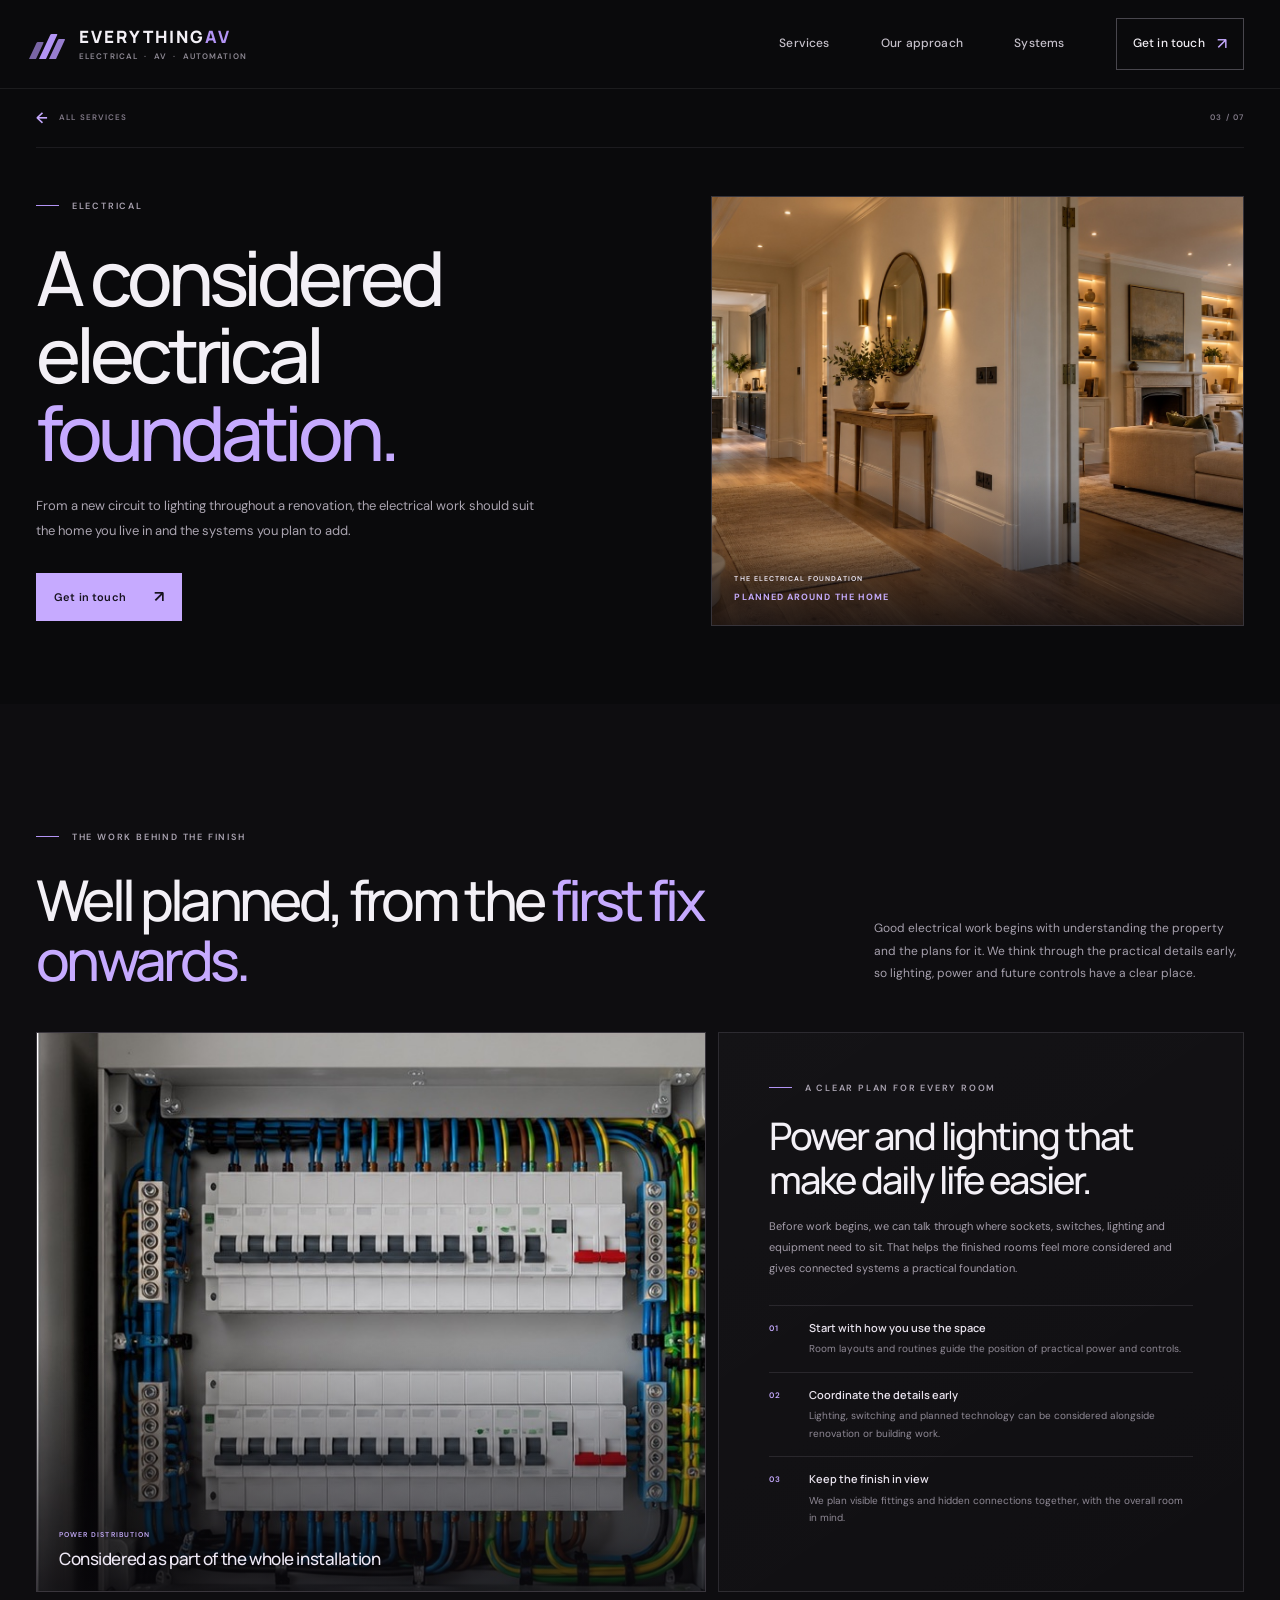
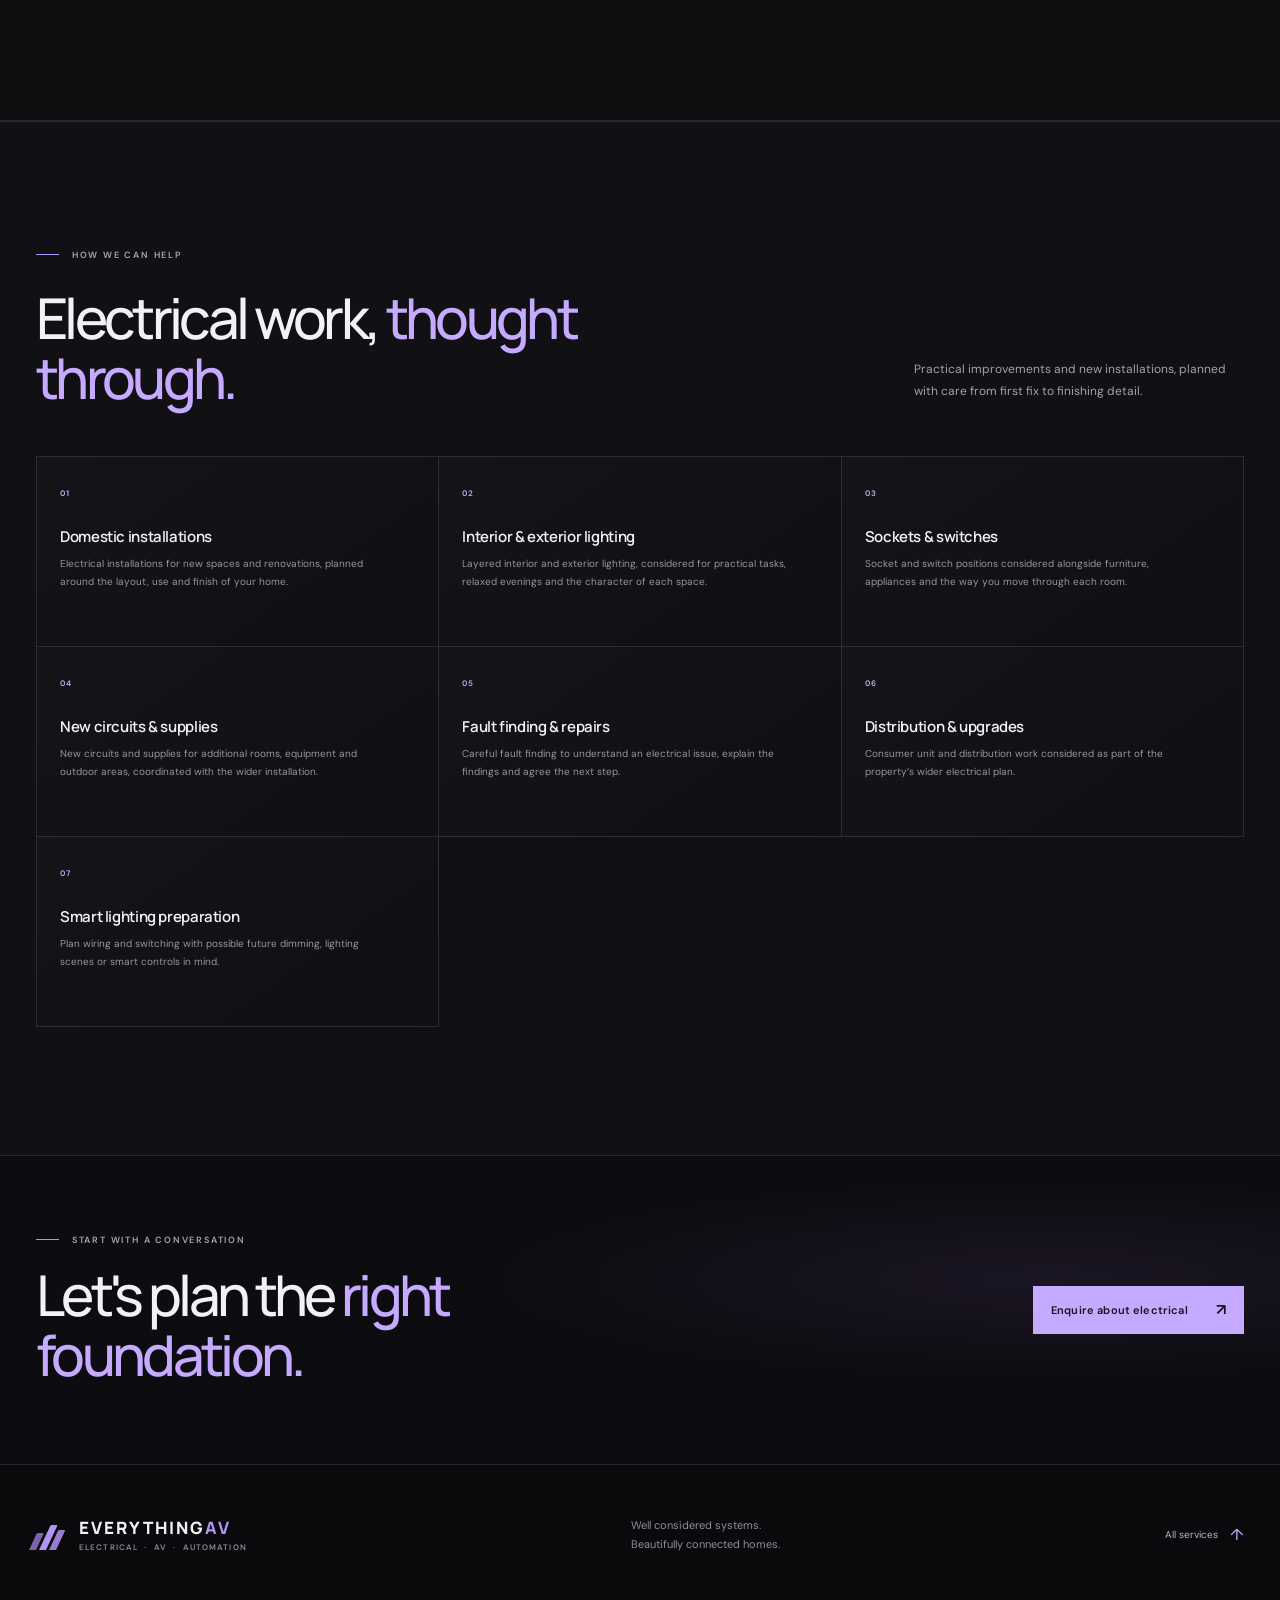
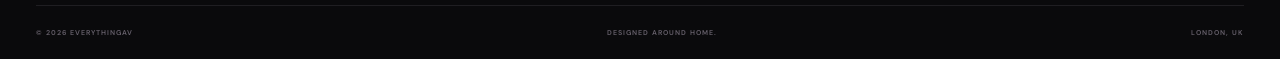
<file: services/electrical.html>
<!doctype html>
<html lang="en-GB">
  <head>
    <meta charset="utf-8" /><meta name="viewport" content="width=device-width, initial-scale=1" />
    <meta name="theme-color" content="#0a0a0c" />
    <meta name="description" content="Electrical installations, lighting, new circuits and fault finding for considered London homes." />
    <title>Electrical services — EverythingAV</title>
    <link rel="preconnect" href="https://fonts.googleapis.com" /><link rel="preconnect" href="https://fonts.gstatic.com" crossorigin />
    <link href="https://fonts.googleapis.com/css2?family=DM+Sans:wght@400;500;600;700&family=Manrope:wght@400;500;600;700;800&display=swap" rel="stylesheet" />
    <link rel="stylesheet" href="../styles.css" /><script src="../script.js" defer></script>
  </head>
  <body>
    <a class="skip-link" href="#main">Skip to content</a>
    <header class="site-header"><div class="header-inner shell">
      <a class="brand" href="../index.html#top" aria-label="EverythingAV home"><span class="brand-mark" aria-hidden="true"><i></i><i></i><i></i></span><span class="brand-type"><strong>EVERYTHING<span>AV</span></strong><small>ELECTRICAL&nbsp; · &nbsp;AV&nbsp; · &nbsp;AUTOMATION</small></span></a>
      <button class="menu-toggle" type="button" aria-label="Open navigation" aria-expanded="false" aria-controls="primary-nav"><span></span><span></span></button>
      <nav class="primary-nav" id="primary-nav" aria-label="Main navigation"><a href="../index.html#services">Services</a><a href="../index.html#approach">Our approach</a><a href="../index.html#systems">Systems</a><a class="nav-contact" href="../contact.html">Get in touch <span aria-hidden="true">↗</span></a></nav>
    </div></header>
    <main id="main" class="service-page">
      <div class="shell service-breadcrumb"><a href="../index.html#services"><span aria-hidden="true">←</span> All services</a><span>03 / 07</span></div>
      <section class="shell service-hero" aria-labelledby="service-title">
        <div class="service-hero-copy"><p class="eyebrow"><span class="eyebrow-line"></span> ELECTRICAL</p><h1 id="service-title">A considered electrical <em>foundation.</em></h1><p class="service-lead">From a new circuit to lighting throughout a renovation, the electrical work should suit the home you live in and the systems you plan to add.</p><a class="button button-primary" href="../contact.html?service=Electrical">Get in touch <span aria-hidden="true">↗</span></a></div>
        <figure class="service-art service-photo-art"><img src="../assets/services/electrical-home-lighting.jpg" alt="Warm, layered lighting in a contemporary home interior" /><figcaption><span>THE ELECTRICAL FOUNDATION</span><strong>PLANNED AROUND THE HOME</strong></figcaption></figure>
      </section>
      <section class="service-experience section-pad" aria-labelledby="electrical-experience-title"><div class="shell">
        <div class="service-experience-heading"><div><p class="eyebrow"><span class="eyebrow-line"></span> THE WORK BEHIND THE FINISH</p><h2 id="electrical-experience-title">Well planned, from the <em>first fix onwards.</em></h2></div><p>Good electrical work begins with understanding the property and the plans for it. We think through the practical details early, so lighting, power and future controls have a clear place.</p></div>
        <div class="service-feature-layout">
          <figure class="service-feature-image electrical-feature-image"><img src="../assets/services/electrical-consumer-unit.jpg" alt="Illustrative view of an electrical consumer unit and distribution equipment" /><figcaption><span>POWER DISTRIBUTION</span><strong>Considered as part of the whole installation</strong></figcaption></figure>
          <div class="service-feature-copy"><p class="eyebrow"><span class="eyebrow-line"></span> A CLEAR PLAN FOR EVERY ROOM</p><h3>Power and lighting that make daily life easier.</h3><p>Before work begins, we can talk through where sockets, switches, lighting and equipment need to sit. That helps the finished rooms feel more considered and gives connected systems a practical foundation.</p>
            <ol class="service-feature-points">
              <li><span>01</span><div><strong>Start with how you use the space</strong><p>Room layouts and routines guide the position of practical power and controls.</p></div></li>
              <li><span>02</span><div><strong>Coordinate the details early</strong><p>Lighting, switching and planned technology can be considered alongside renovation or building work.</p></div></li>
              <li><span>03</span><div><strong>Keep the finish in view</strong><p>We plan visible fittings and hidden connections together, with the overall room in mind.</p></div></li>
            </ol>
          </div>
        </div>
      </div></section>
      <section class="service-offerings section-pad" aria-labelledby="offerings-title"><div class="shell">
        <div class="service-section-heading"><div><p class="eyebrow"><span class="eyebrow-line"></span> HOW WE CAN HELP</p><h2 id="offerings-title">Electrical work, <em>thought through.</em></h2></div><p>Practical improvements and new installations, planned with care from first fix to finishing detail.</p></div>
        <div class="service-offer-grid">
          <article class="service-offer"><span>01</span><h3>Domestic installations</h3><p>Electrical installations for new spaces and renovations, planned around the layout, use and finish of your home.</p></article>
          <article class="service-offer"><span>02</span><h3>Interior &amp; exterior lighting</h3><p>Layered interior and exterior lighting, considered for practical tasks, relaxed evenings and the character of each space.</p></article>
          <article class="service-offer"><span>03</span><h3>Sockets &amp; switches</h3><p>Socket and switch positions considered alongside furniture, appliances and the way you move through each room.</p></article>
          <article class="service-offer"><span>04</span><h3>New circuits &amp; supplies</h3><p>New circuits and supplies for additional rooms, equipment and outdoor areas, coordinated with the wider installation.</p></article>
          <article class="service-offer"><span>05</span><h3>Fault finding &amp; repairs</h3><p>Careful fault finding to understand an electrical issue, explain the findings and agree the next step.</p></article>
          <article class="service-offer"><span>06</span><h3>Distribution &amp; upgrades</h3><p>Consumer unit and distribution work considered as part of the property’s wider electrical plan.</p></article>
          <article class="service-offer"><span>07</span><h3>Smart lighting preparation</h3><p>Plan wiring and switching with possible future dimming, lighting scenes or smart controls in mind.</p></article>
        </div>
      </div></section>
      <section class="service-cta"><div class="shell service-cta-inner"><div><p class="eyebrow"><span class="eyebrow-line"></span> START WITH A CONVERSATION</p><h2>Let's plan the <em>right foundation.</em></h2></div><a class="button button-primary" href="../contact.html?service=Electrical">Enquire about electrical <span aria-hidden="true">↗</span></a></div></section>
    </main>
    <footer class="site-footer"><div class="shell footer-main"><a class="brand footer-brand" href="../index.html#top" aria-label="EverythingAV home"><span class="brand-mark" aria-hidden="true"><i></i><i></i><i></i></span><span class="brand-type"><strong>EVERYTHING<span>AV</span></strong><small>ELECTRICAL&nbsp; · &nbsp;AV&nbsp; · &nbsp;AUTOMATION</small></span></a><p>Well considered systems.<br />Beautifully connected homes.</p><a class="footer-top" href="../index.html#services">All services <span aria-hidden="true">↑</span></a></div><div class="shell footer-bottom"><span>© <span id="year"></span> EVERYTHINGAV</span><span>DESIGNED AROUND HOME.</span><span>LONDON, UK</span></div></footer>
  </body>
</html>
</file>
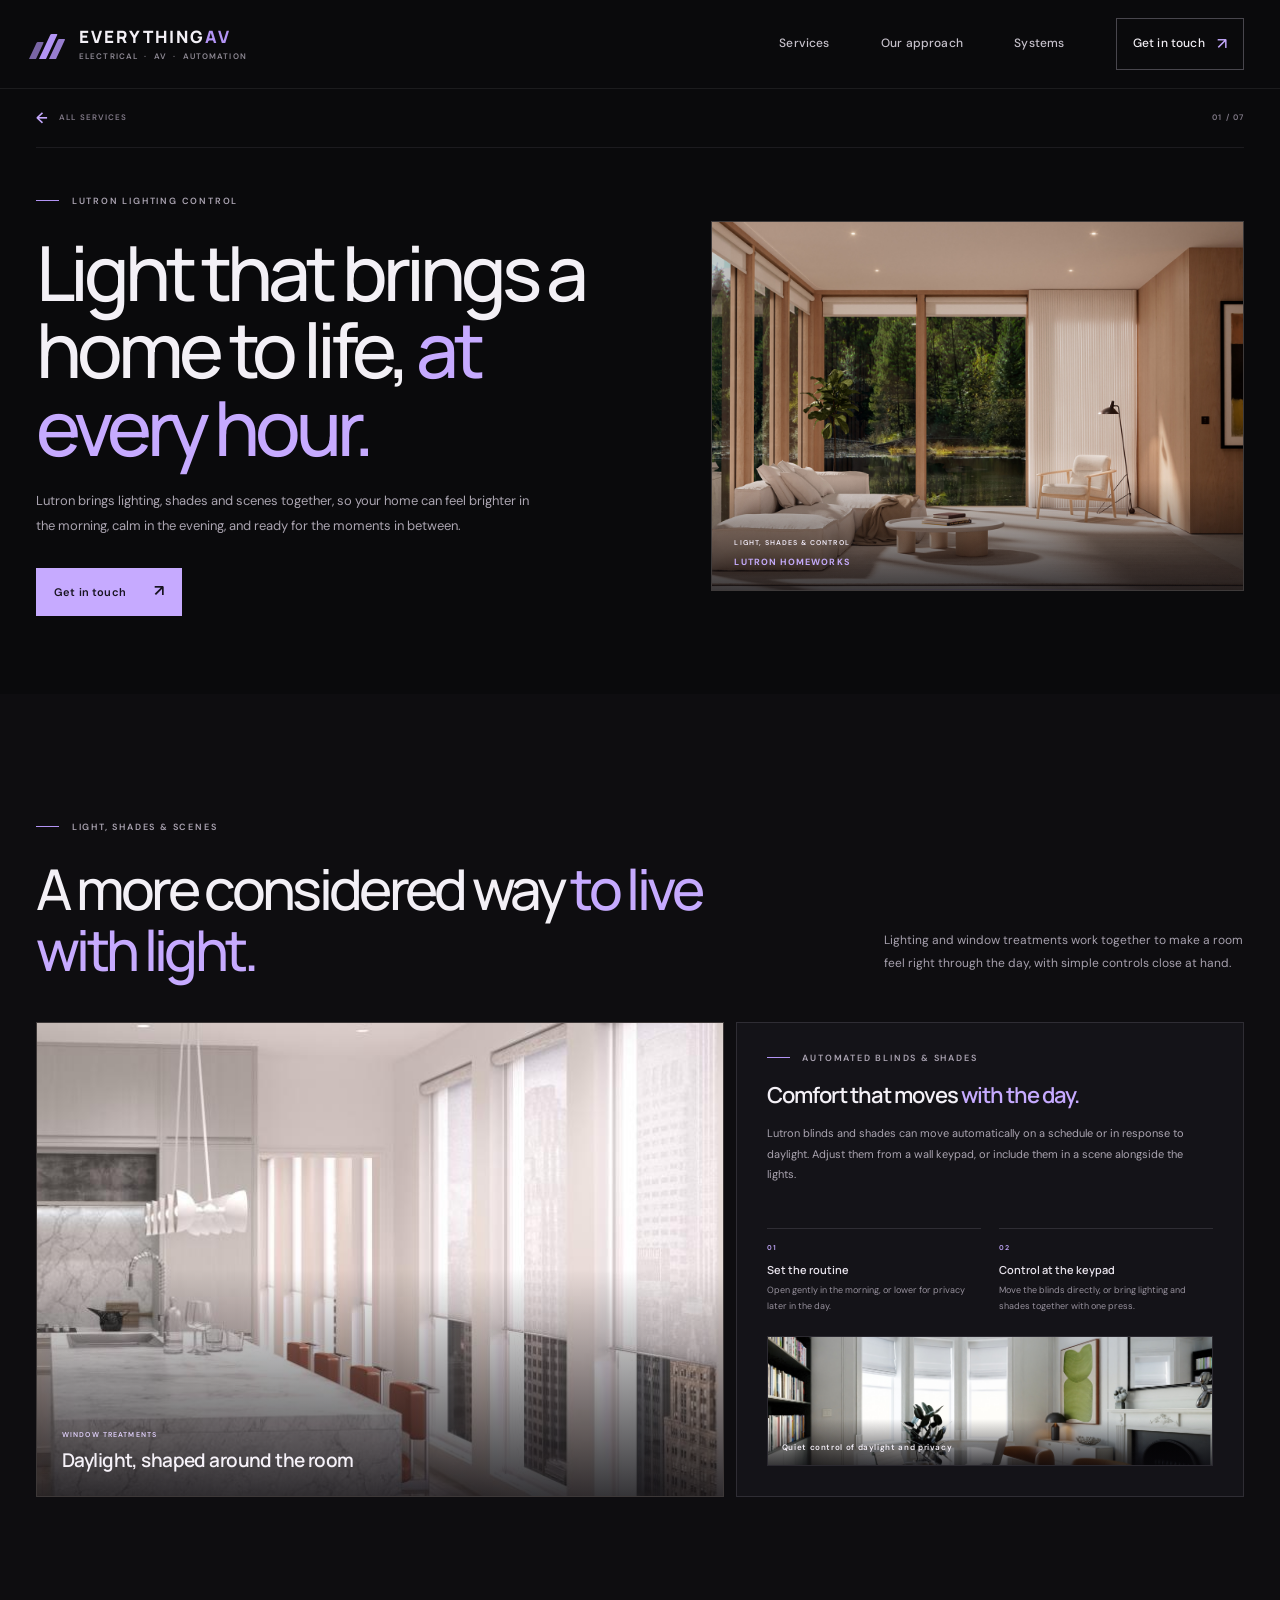
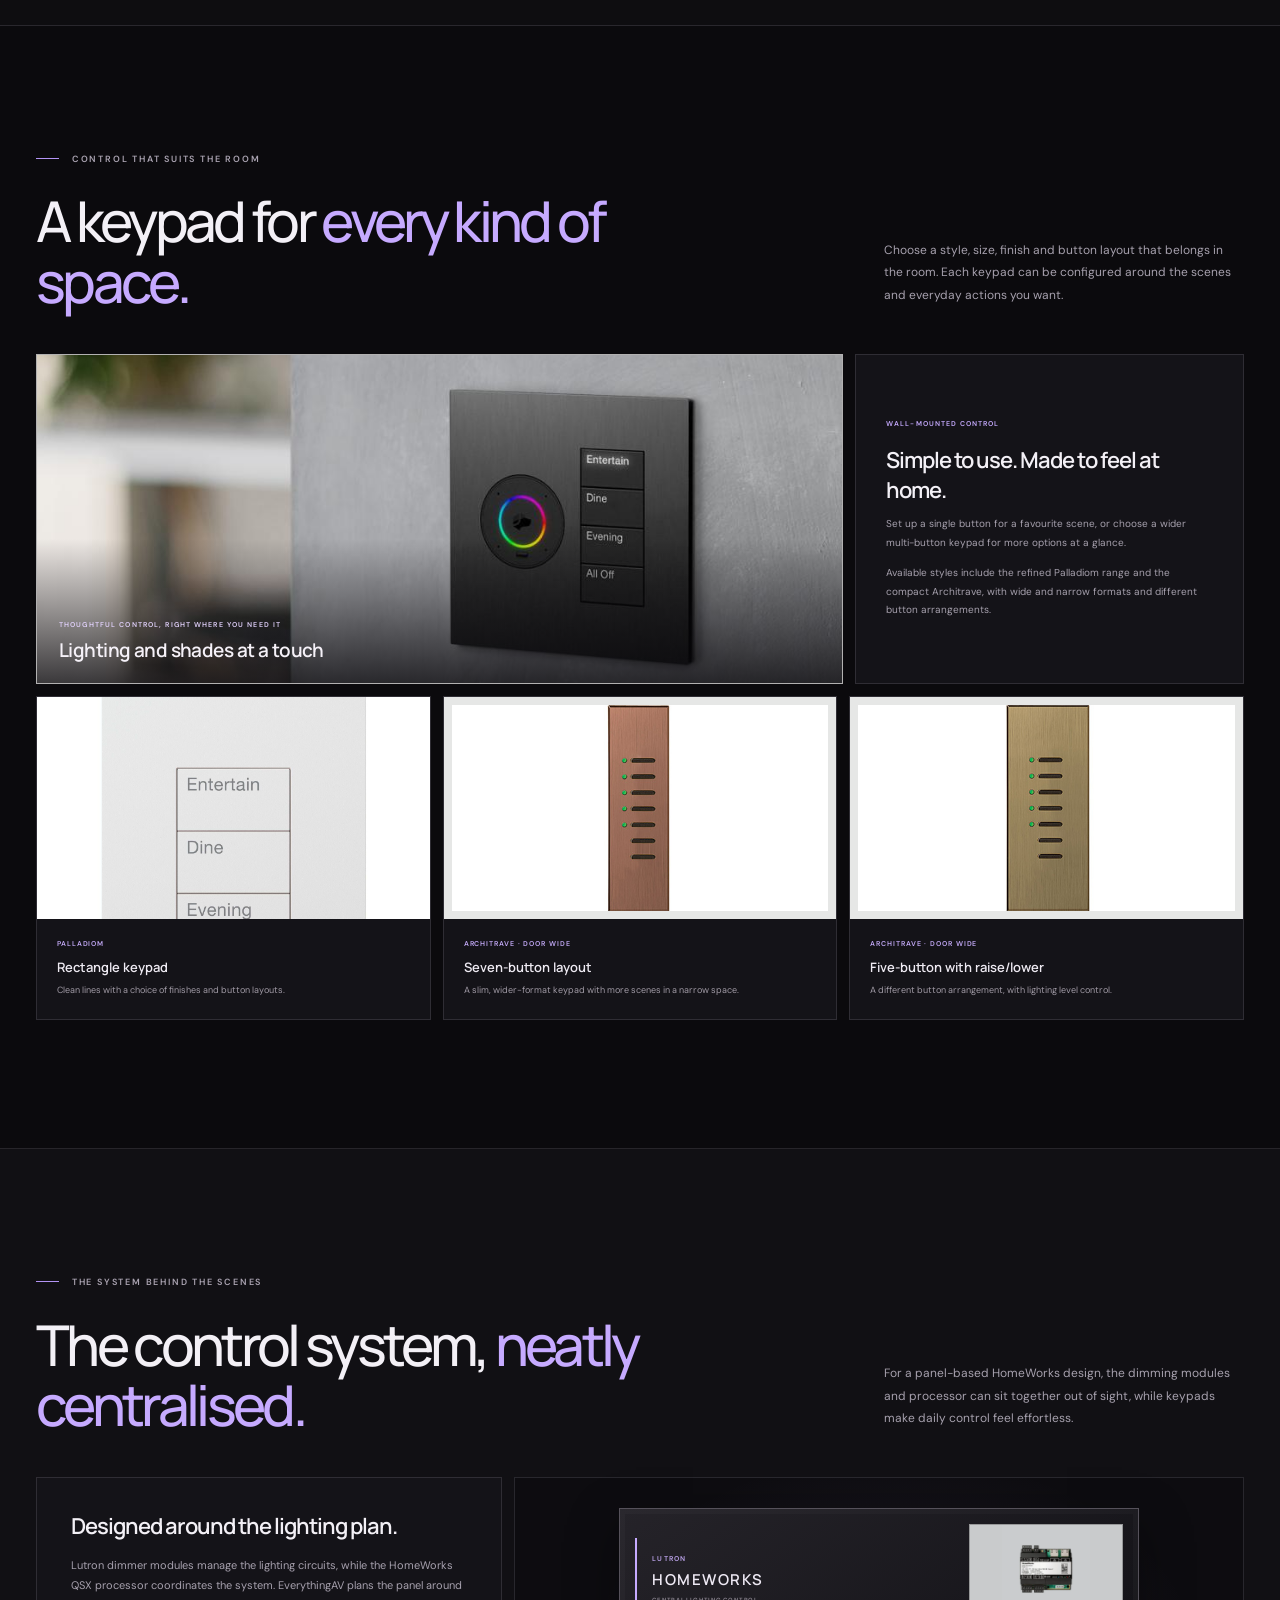
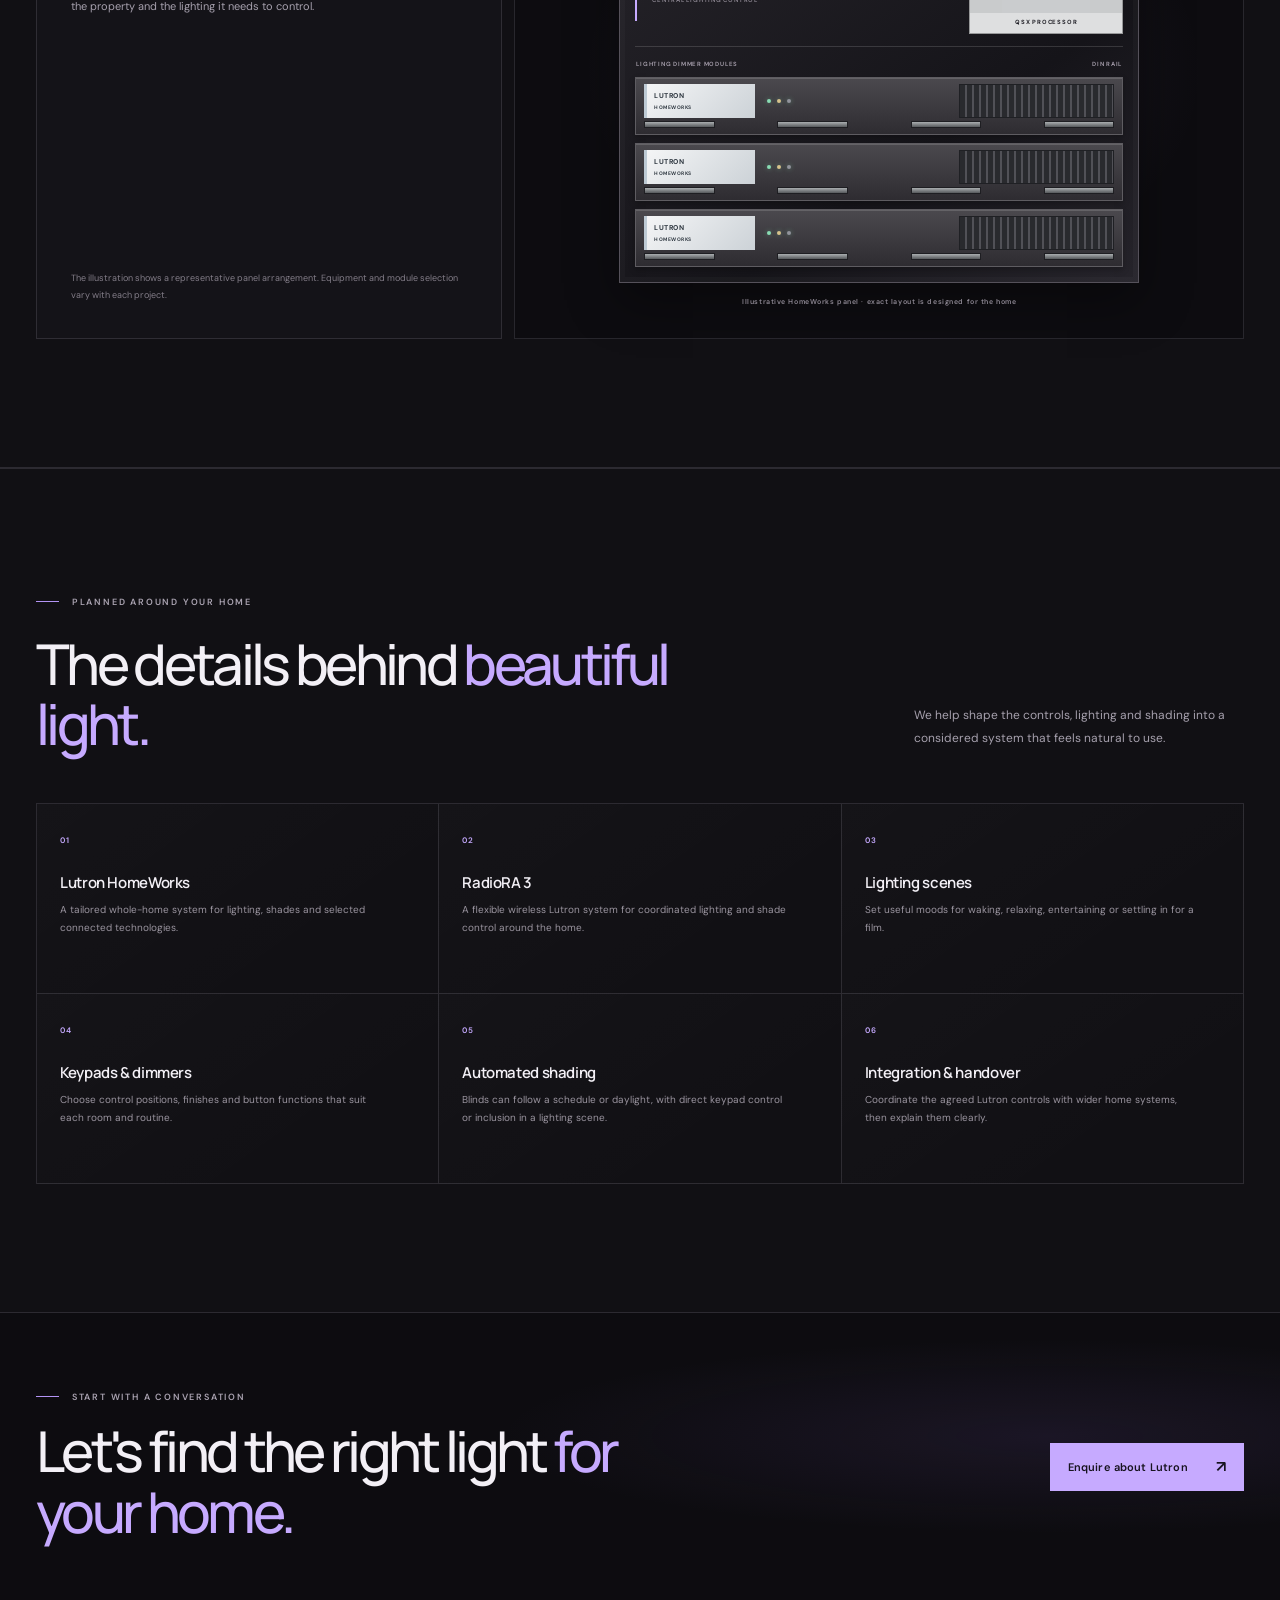
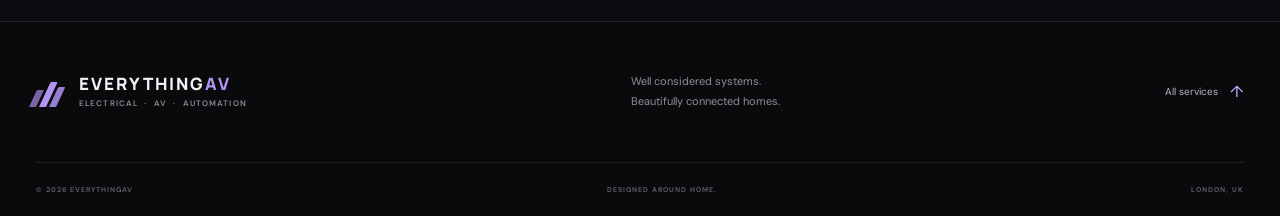
<file: services/lutron-lighting.html>
<!doctype html>
<html lang="en-GB">
  <head>
    <meta charset="utf-8" /><meta name="viewport" content="width=device-width, initial-scale=1" />
    <meta name="theme-color" content="#0a0a0c" />
    <meta name="description" content="Lutron lighting control, scenes, keypads and automated shading, planned around your home." />
    <title>Lutron lighting control — EverythingAV</title>
    <link rel="preconnect" href="https://fonts.googleapis.com" /><link rel="preconnect" href="https://fonts.gstatic.com" crossorigin />
    <link href="https://fonts.googleapis.com/css2?family=DM+Sans:wght@400;500;600;700&family=Manrope:wght@400;500;600;700;800&display=swap" rel="stylesheet" />
    <link rel="stylesheet" href="../styles.css" /><script src="../script.js" defer></script>
  </head>
  <body>
    <a class="skip-link" href="#main">Skip to content</a>
    <header class="site-header"><div class="header-inner shell">
      <a class="brand" href="../index.html#top" aria-label="EverythingAV home"><span class="brand-mark" aria-hidden="true"><i></i><i></i><i></i></span><span class="brand-type"><strong>EVERYTHING<span>AV</span></strong><small>ELECTRICAL&nbsp; · &nbsp;AV&nbsp; · &nbsp;AUTOMATION</small></span></a>
      <button class="menu-toggle" type="button" aria-label="Open navigation" aria-expanded="false" aria-controls="primary-nav"><span></span><span></span></button>
      <nav class="primary-nav" id="primary-nav" aria-label="Main navigation"><a href="../index.html#services">Services</a><a href="../index.html#approach">Our approach</a><a href="../index.html#systems">Systems</a><a class="nav-contact" href="../contact.html">Get in touch <span aria-hidden="true">↗</span></a></nav>
    </div></header>
    <main id="main" class="service-page">
      <div class="shell service-breadcrumb"><a href="../index.html#services"><span aria-hidden="true">←</span> All services</a><span>01 / 07</span></div>
      <section class="shell service-hero" aria-labelledby="service-title">
        <div class="service-hero-copy"><p class="eyebrow"><span class="eyebrow-line"></span> LUTRON LIGHTING CONTROL</p><h1 id="service-title">Light that brings a home to life, <em>at every hour.</em></h1><p class="service-lead">Lutron brings lighting, shades and scenes together, so your home can feel brighter in the morning, calm in the evening, and ready for the moments in between.</p><a class="button button-primary" href="../contact.html?service=Lutron%20lighting%20control">Get in touch <span aria-hidden="true">↗</span></a></div>
        <figure class="service-art lutron-hero-art"><img src="../assets/lutron/lutron-homeworks-livingroom.png" alt="Lutron automated shades across the windows of a calm, modern living room" /><figcaption><span>LIGHT, SHADES &amp; CONTROL</span><strong>LUTRON HOMEWORKS</strong></figcaption></figure>
      </section>
      <section class="lutron-experience section-pad" aria-labelledby="lutron-experience-title"><div class="shell">
        <div class="lutron-experience-heading"><div><p class="eyebrow"><span class="eyebrow-line"></span> LIGHT, SHADES &amp; SCENES</p><h2 id="lutron-experience-title">A more considered way <em>to live with light.</em></h2></div><p>Lighting and window treatments work together to make a room feel right through the day, with simple controls close at hand.</p></div>
        <div class="lutron-shade-feature">
          <figure class="lutron-shade-main"><img src="../assets/lutron/lutron-palladiom-shades-kitchen.jpg" alt="Motorised Lutron shades softening daylight in a contemporary kitchen" /><figcaption><span>WINDOW TREATMENTS</span><strong>Daylight, shaped around the room</strong></figcaption></figure>
          <div class="lutron-shade-copy"><p class="eyebrow"><span class="eyebrow-line"></span> AUTOMATED BLINDS &amp; SHADES</p><h3>Comfort that moves <em>with the day.</em></h3><p>Lutron blinds and shades can move automatically on a schedule or in response to daylight. Adjust them from a wall keypad, or include them in a scene alongside the lights.</p><div class="lutron-shade-controls"><div><span>01</span><strong>Set the routine</strong><p>Open gently in the morning, or lower for privacy later in the day.</p></div><div><span>02</span><strong>Control at the keypad</strong><p>Move the blinds directly, or bring lighting and shades together with one press.</p></div></div><figure class="lutron-shade-detail"><img src="../assets/lutron/lutron-office-shades.jpg" alt="Lutron motorised roller shades in a bright home office" /><figcaption>Quiet control of daylight and privacy</figcaption></figure></div>
        </div>
      </div></section>
      <section class="lutron-keypads section-pad" aria-labelledby="lutron-keypads-title"><div class="shell">
        <div class="lutron-experience-heading"><div><p class="eyebrow"><span class="eyebrow-line"></span> CONTROL THAT SUITS THE ROOM</p><h2 id="lutron-keypads-title">A keypad for <em>every kind of space.</em></h2></div><p>Choose a style, size, finish and button layout that belongs in the room. Each keypad can be configured around the scenes and everyday actions you want.</p></div>
        <div class="lutron-keypad-feature"><figure class="lutron-keypad-wall"><img src="../assets/lutron/lutron-wall-keypad.jpg" alt="Lutron keypad mounted on a textured wall, shown with the surrounding wall and room in view" /><figcaption><span>THOUGHTFUL CONTROL, RIGHT WHERE YOU NEED IT</span><strong>Lighting and shades at a touch</strong></figcaption></figure><div class="lutron-keypad-intro"><span class="lutron-product-index">WALL-MOUNTED CONTROL</span><h3>Simple to use. Made to feel at home.</h3><p>Set up a single button for a favourite scene, or choose a wider multi-button keypad for more options at a glance.</p><p>Available styles include the refined Palladiom range and the compact Architrave, with wide and narrow formats and different button arrangements.</p></div></div>
        <div class="lutron-keypad-options" aria-label="Lutron keypad styles">
          <figure class="lutron-keypad-option"><div class="lutron-keypad-product-image"><img src="../assets/lutron/palladiom-rectangle-white.jpg" alt="White Lutron Palladiom rectangle keypad with four engraved lighting scenes" /></div><figcaption><span>PALLADIOM</span><strong>Rectangle keypad</strong><p>Clean lines with a choice of finishes and button layouts.</p></figcaption></figure>
          <figure class="lutron-keypad-option"><div class="lutron-keypad-product-image"><img src="../assets/lutron/architrave-wide-7-button.jpg" alt="Lutron Architrave Door Wide keypad with seven buttons in a bronze finish" /></div><figcaption><span>ARCHITRAVE · DOOR WIDE</span><strong>Seven-button layout</strong><p>A slim, wider-format keypad with more scenes in a narrow space.</p></figcaption></figure>
          <figure class="lutron-keypad-option"><div class="lutron-keypad-product-image"><img src="../assets/lutron/architrave-wide-5-button.jpg" alt="Lutron Architrave Door Wide keypad with five buttons and raise and lower controls" /></div><figcaption><span>ARCHITRAVE · DOOR WIDE</span><strong>Five-button with raise/lower</strong><p>A different button arrangement, with lighting level control.</p></figcaption></figure>
        </div>
      </div></section>
      <section class="lutron-panel-section section-pad" aria-labelledby="lutron-panel-title"><div class="shell">
        <div class="lutron-experience-heading"><div><p class="eyebrow"><span class="eyebrow-line"></span> THE SYSTEM BEHIND THE SCENES</p><h2 id="lutron-panel-title">The control system, <em>neatly centralised.</em></h2></div><p>For a panel-based HomeWorks design, the dimming modules and processor can sit together out of sight, while keypads make daily control feel effortless.</p></div>
        <div class="lutron-panel-story"><div class="lutron-panel-copy"><h3>Designed around the lighting plan.</h3><p>Lutron dimmer modules manage the lighting circuits, while the HomeWorks QSX processor coordinates the system. EverythingAV plans the panel around the property and the lighting it needs to control.</p><p class="lutron-panel-note">The illustration shows a representative panel arrangement. Equipment and module selection vary with each project.</p></div><figure class="lutron-panel-visual"><div class="lutron-panel-cabinet" role="img" aria-label="Illustrative Lutron HomeWorks equipment panel showing a QSX processor and rows of dimmer modules"><div class="lutron-panel-top"><div class="lutron-panel-brand"><span>LUTRON</span><strong>HOMEWORKS</strong><small>CENTRAL LIGHTING CONTROL</small></div><div class="lutron-processor-shot"><img src="../assets/lutron/lutron-homeworks-processor.jpg" alt="Lutron HomeWorks QSX processor" /><span>QSX PROCESSOR</span></div></div><div class="lutron-panel-rails-label"><span>LIGHTING DIMMER MODULES</span><span>DIN RAIL</span></div><div class="lutron-panel-rails"><div class="lutron-dimmer-module"><span class="lutron-dimmer-brand">LUTRON <small>HOMEWORKS</small></span><span class="lutron-dimmer-status"><i></i><i></i><i></i></span><span class="lutron-dimmer-heatsink" aria-hidden="true"></span><span class="lutron-dimmer-terminals" aria-hidden="true"><i></i><i></i><i></i><i></i></span></div><div class="lutron-dimmer-module"><span class="lutron-dimmer-brand">LUTRON <small>HOMEWORKS</small></span><span class="lutron-dimmer-status"><i></i><i></i><i></i></span><span class="lutron-dimmer-heatsink" aria-hidden="true"></span><span class="lutron-dimmer-terminals" aria-hidden="true"><i></i><i></i><i></i><i></i></span></div><div class="lutron-dimmer-module"><span class="lutron-dimmer-brand">LUTRON <small>HOMEWORKS</small></span><span class="lutron-dimmer-status"><i></i><i></i><i></i></span><span class="lutron-dimmer-heatsink" aria-hidden="true"></span><span class="lutron-dimmer-terminals" aria-hidden="true"><i></i><i></i><i></i><i></i></span></div></div></div><figcaption>Illustrative HomeWorks panel · exact layout is designed for the home</figcaption></figure></div>
      </div></section>
      <section class="service-offerings section-pad" aria-labelledby="offerings-title"><div class="shell">
        <div class="service-section-heading"><div><p class="eyebrow"><span class="eyebrow-line"></span> PLANNED AROUND YOUR HOME</p><h2 id="offerings-title">The details behind <em>beautiful light.</em></h2></div><p>We help shape the controls, lighting and shading into a considered system that feels natural to use.</p></div>
        <div class="service-offer-grid">
          <article class="service-offer"><span>01</span><h3>Lutron HomeWorks</h3><p>A tailored whole-home system for lighting, shades and selected connected technologies.</p></article>
          <article class="service-offer"><span>02</span><h3>RadioRA 3</h3><p>A flexible wireless Lutron system for coordinated lighting and shade control around the home.</p></article>
          <article class="service-offer"><span>03</span><h3>Lighting scenes</h3><p>Set useful moods for waking, relaxing, entertaining or settling in for a film.</p></article>
          <article class="service-offer"><span>04</span><h3>Keypads &amp; dimmers</h3><p>Choose control positions, finishes and button functions that suit each room and routine.</p></article>
          <article class="service-offer"><span>05</span><h3>Automated shading</h3><p>Blinds can follow a schedule or daylight, with direct keypad control or inclusion in a lighting scene.</p></article>
          <article class="service-offer"><span>06</span><h3>Integration &amp; handover</h3><p>Coordinate the agreed Lutron controls with wider home systems, then explain them clearly.</p></article>
        </div>
      </div></section>
      <section class="service-cta"><div class="shell service-cta-inner"><div><p class="eyebrow"><span class="eyebrow-line"></span> START WITH A CONVERSATION</p><h2>Let's find the right light <em>for your home.</em></h2></div><a class="button button-primary" href="../contact.html?service=Lutron%20lighting%20control">Enquire about Lutron <span aria-hidden="true">↗</span></a></div></section>
    </main>
    <footer class="site-footer"><div class="shell footer-main"><a class="brand footer-brand" href="../index.html#top" aria-label="EverythingAV home"><span class="brand-mark" aria-hidden="true"><i></i><i></i><i></i></span><span class="brand-type"><strong>EVERYTHING<span>AV</span></strong><small>ELECTRICAL&nbsp; · &nbsp;AV&nbsp; · &nbsp;AUTOMATION</small></span></a><p>Well considered systems.<br />Beautifully connected homes.</p><a class="footer-top" href="../index.html#services">All services <span aria-hidden="true">↑</span></a></div><div class="shell footer-bottom"><span>© <span id="year"></span> EVERYTHINGAV</span><span>DESIGNED AROUND HOME.</span><span>LONDON, UK</span></div></footer>
  </body>
</html>
</file>
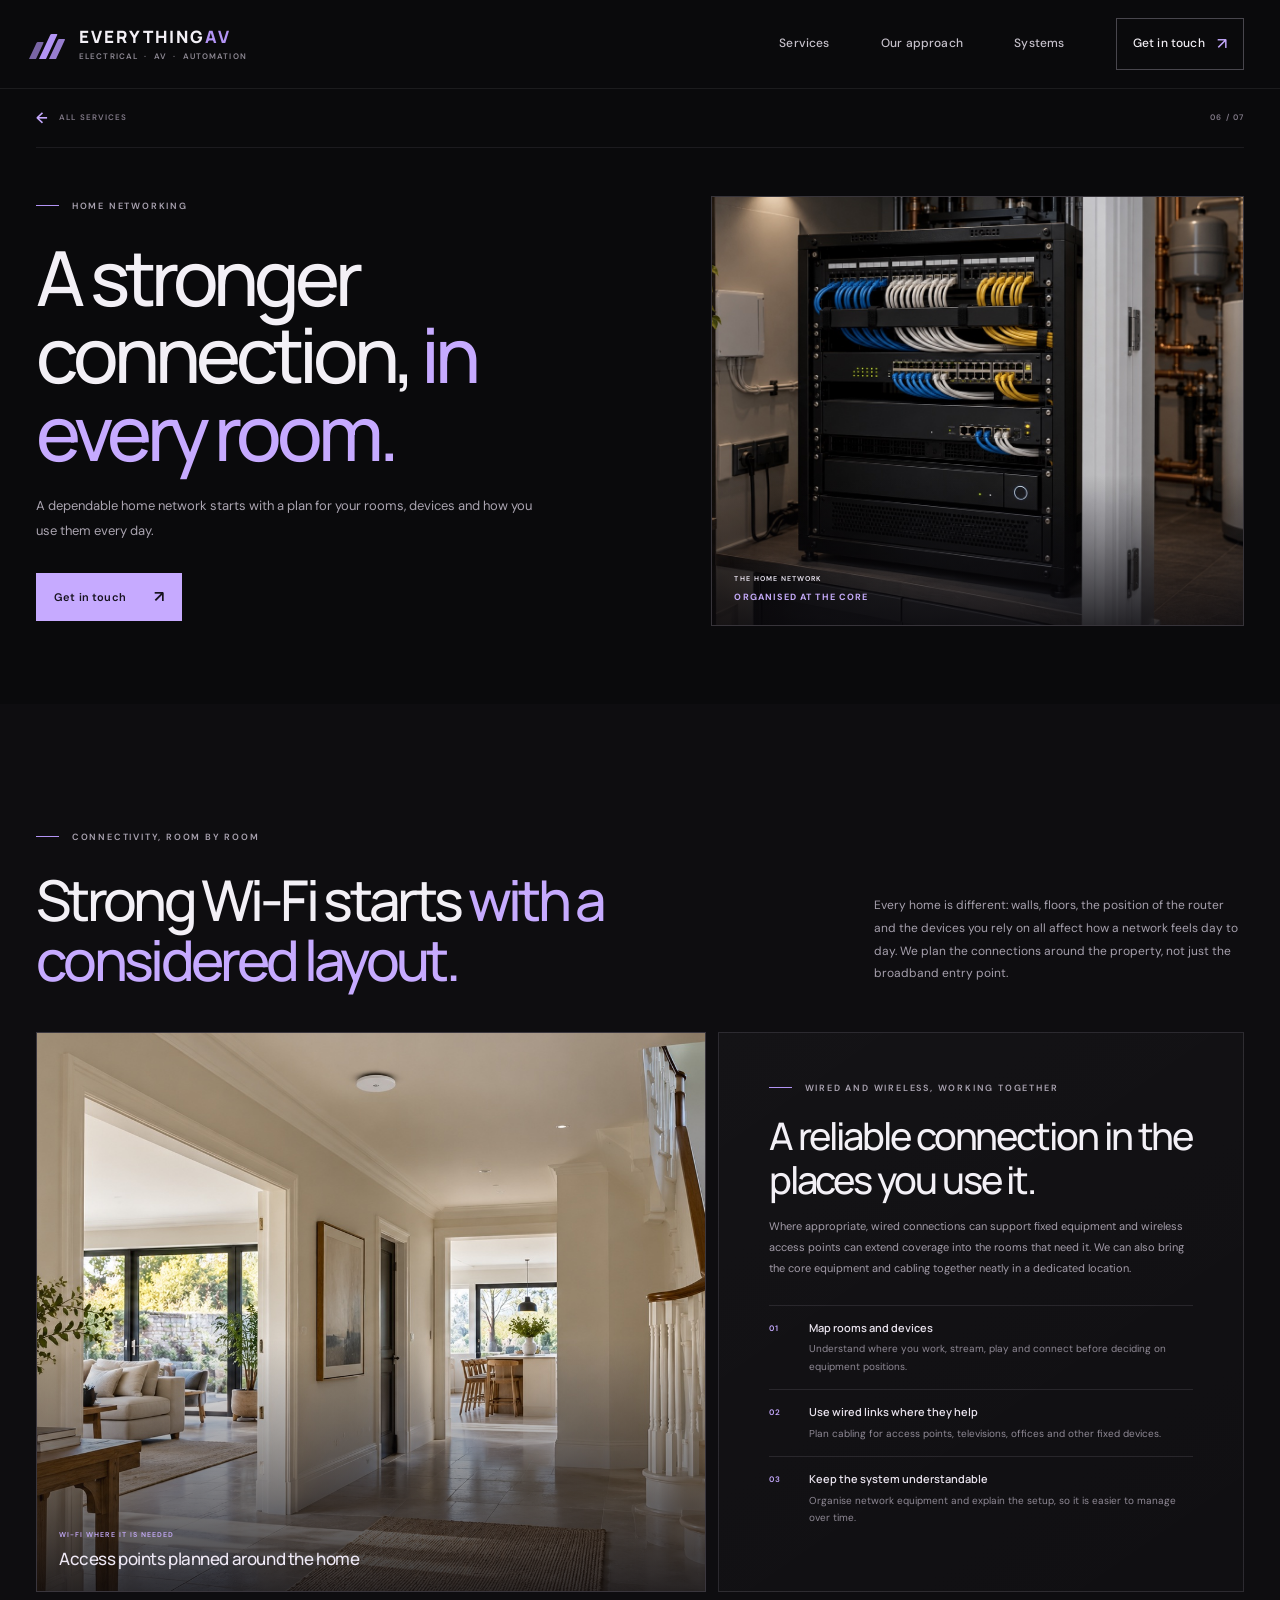
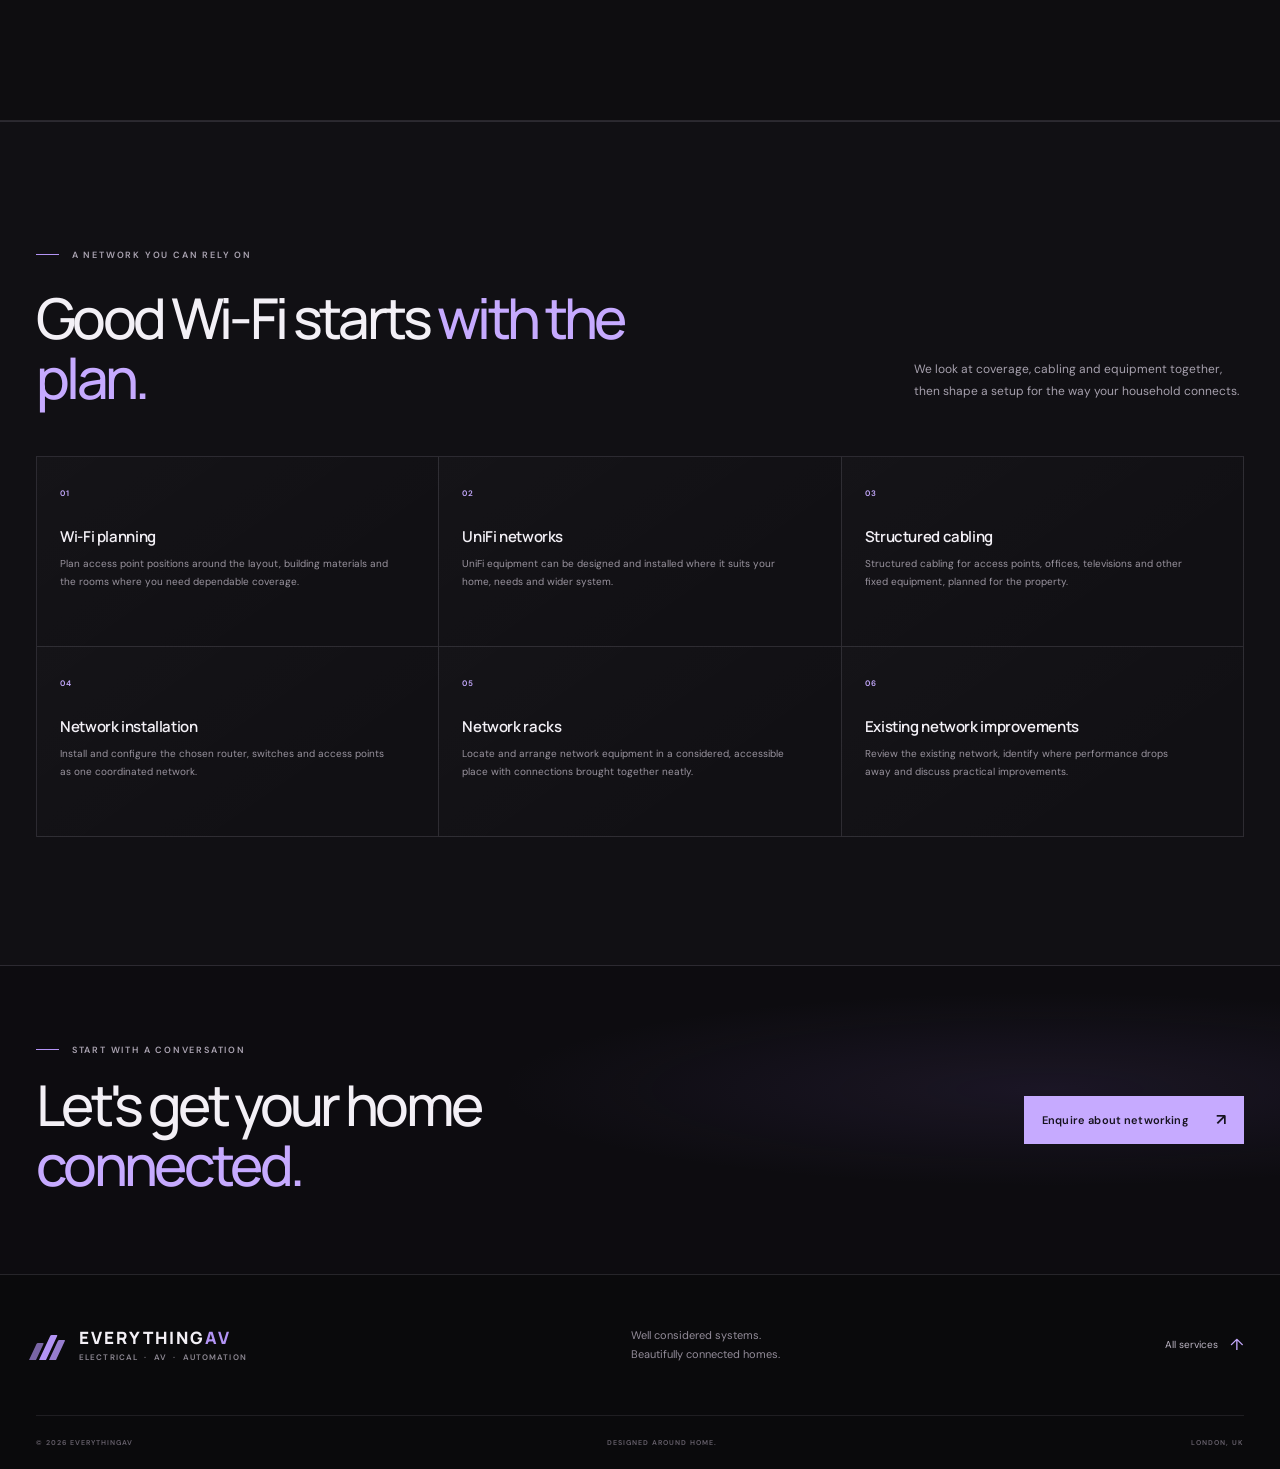
<file: services/networking.html>
<!doctype html>
<html lang="en-GB">
  <head>
    <meta charset="utf-8" /><meta name="viewport" content="width=device-width, initial-scale=1" />
    <meta name="theme-color" content="#0a0a0c" />
    <meta name="description" content="Home Wi-Fi, UniFi networks, structured cabling and network installation across London." />
    <title>Home networking — EverythingAV</title>
    <link rel="preconnect" href="https://fonts.googleapis.com" /><link rel="preconnect" href="https://fonts.gstatic.com" crossorigin />
    <link href="https://fonts.googleapis.com/css2?family=DM+Sans:wght@400;500;600;700&family=Manrope:wght@400;500;600;700;800&display=swap" rel="stylesheet" />
    <link rel="stylesheet" href="../styles.css" /><script src="../script.js" defer></script>
  </head>
  <body>
    <a class="skip-link" href="#main">Skip to content</a>
    <header class="site-header"><div class="header-inner shell">
      <a class="brand" href="../index.html#top" aria-label="EverythingAV home"><span class="brand-mark" aria-hidden="true"><i></i><i></i><i></i></span><span class="brand-type"><strong>EVERYTHING<span>AV</span></strong><small>ELECTRICAL&nbsp; · &nbsp;AV&nbsp; · &nbsp;AUTOMATION</small></span></a>
      <button class="menu-toggle" type="button" aria-label="Open navigation" aria-expanded="false" aria-controls="primary-nav"><span></span><span></span></button>
      <nav class="primary-nav" id="primary-nav" aria-label="Main navigation"><a href="../index.html#services">Services</a><a href="../index.html#approach">Our approach</a><a href="../index.html#systems">Systems</a><a class="nav-contact" href="../contact.html">Get in touch <span aria-hidden="true">↗</span></a></nav>
    </div></header>
    <main id="main" class="service-page">
      <div class="shell service-breadcrumb"><a href="../index.html#services"><span aria-hidden="true">←</span> All services</a><span>06 / 07</span></div>
      <section class="shell service-hero" aria-labelledby="service-title">
        <div class="service-hero-copy"><p class="eyebrow"><span class="eyebrow-line"></span> HOME NETWORKING</p><h1 id="service-title">A stronger connection, <em>in every room.</em></h1><p class="service-lead">A dependable home network starts with a plan for your rooms, devices and how you use them every day.</p><a class="button button-primary" href="../contact.html?service=Networking">Get in touch <span aria-hidden="true">↗</span></a></div>
        <figure class="service-art service-photo-art"><img src="../assets/services/network-rack.jpg" alt="A neatly arranged home network rack with connected equipment and cable management" /><figcaption><span>THE HOME NETWORK</span><strong>ORGANISED AT THE CORE</strong></figcaption></figure>
      </section>
      <section class="service-experience section-pad" aria-labelledby="network-experience-title"><div class="shell">
        <div class="service-experience-heading"><div><p class="eyebrow"><span class="eyebrow-line"></span> CONNECTIVITY, ROOM BY ROOM</p><h2 id="network-experience-title">Strong Wi-Fi starts <em>with a considered layout.</em></h2></div><p>Every home is different: walls, floors, the position of the router and the devices you rely on all affect how a network feels day to day. We plan the connections around the property, not just the broadband entry point.</p></div>
        <div class="service-feature-layout">
          <figure class="service-feature-image"><img src="../assets/services/network-access-point.jpg" alt="A discreet ceiling-mounted wireless access point in a residential hallway" /><figcaption><span>WI-FI WHERE IT IS NEEDED</span><strong>Access points planned around the home</strong></figcaption></figure>
          <div class="service-feature-copy"><p class="eyebrow"><span class="eyebrow-line"></span> WIRED AND WIRELESS, WORKING TOGETHER</p><h3>A reliable connection in the places you use it.</h3><p>Where appropriate, wired connections can support fixed equipment and wireless access points can extend coverage into the rooms that need it. We can also bring the core equipment and cabling together neatly in a dedicated location.</p>
            <ol class="service-feature-points">
              <li><span>01</span><div><strong>Map rooms and devices</strong><p>Understand where you work, stream, play and connect before deciding on equipment positions.</p></div></li>
              <li><span>02</span><div><strong>Use wired links where they help</strong><p>Plan cabling for access points, televisions, offices and other fixed devices.</p></div></li>
              <li><span>03</span><div><strong>Keep the system understandable</strong><p>Organise network equipment and explain the setup, so it is easier to manage over time.</p></div></li>
            </ol>
          </div>
        </div>
      </div></section>
      <section class="service-offerings section-pad" aria-labelledby="offerings-title"><div class="shell">
        <div class="service-section-heading"><div><p class="eyebrow"><span class="eyebrow-line"></span> A NETWORK YOU CAN RELY ON</p><h2 id="offerings-title">Good Wi-Fi starts <em>with the plan.</em></h2></div><p>We look at coverage, cabling and equipment together, then shape a setup for the way your household connects.</p></div>
        <div class="service-offer-grid">
          <article class="service-offer"><span>01</span><h3>Wi-Fi planning</h3><p>Plan access point positions around the layout, building materials and the rooms where you need dependable coverage.</p></article>
          <article class="service-offer"><span>02</span><h3>UniFi networks</h3><p>UniFi equipment can be designed and installed where it suits your home, needs and wider system.</p></article>
          <article class="service-offer"><span>03</span><h3>Structured cabling</h3><p>Structured cabling for access points, offices, televisions and other fixed equipment, planned for the property.</p></article>
          <article class="service-offer"><span>04</span><h3>Network installation</h3><p>Install and configure the chosen router, switches and access points as one coordinated network.</p></article>
          <article class="service-offer"><span>05</span><h3>Network racks</h3><p>Locate and arrange network equipment in a considered, accessible place with connections brought together neatly.</p></article>
          <article class="service-offer"><span>06</span><h3>Existing network improvements</h3><p>Review the existing network, identify where performance drops away and discuss practical improvements.</p></article>
        </div>
      </div></section>
      <section class="service-cta"><div class="shell service-cta-inner"><div><p class="eyebrow"><span class="eyebrow-line"></span> START WITH A CONVERSATION</p><h2>Let's get your home <em>connected.</em></h2></div><a class="button button-primary" href="../contact.html?service=Networking">Enquire about networking <span aria-hidden="true">↗</span></a></div></section>
    </main>
    <footer class="site-footer"><div class="shell footer-main"><a class="brand footer-brand" href="../index.html#top" aria-label="EverythingAV home"><span class="brand-mark" aria-hidden="true"><i></i><i></i><i></i></span><span class="brand-type"><strong>EVERYTHING<span>AV</span></strong><small>ELECTRICAL&nbsp; · &nbsp;AV&nbsp; · &nbsp;AUTOMATION</small></span></a><p>Well considered systems.<br />Beautifully connected homes.</p><a class="footer-top" href="../index.html#services">All services <span aria-hidden="true">↑</span></a></div><div class="shell footer-bottom"><span>© <span id="year"></span> EVERYTHINGAV</span><span>DESIGNED AROUND HOME.</span><span>LONDON, UK</span></div></footer>
  </body>
</html>
</file>
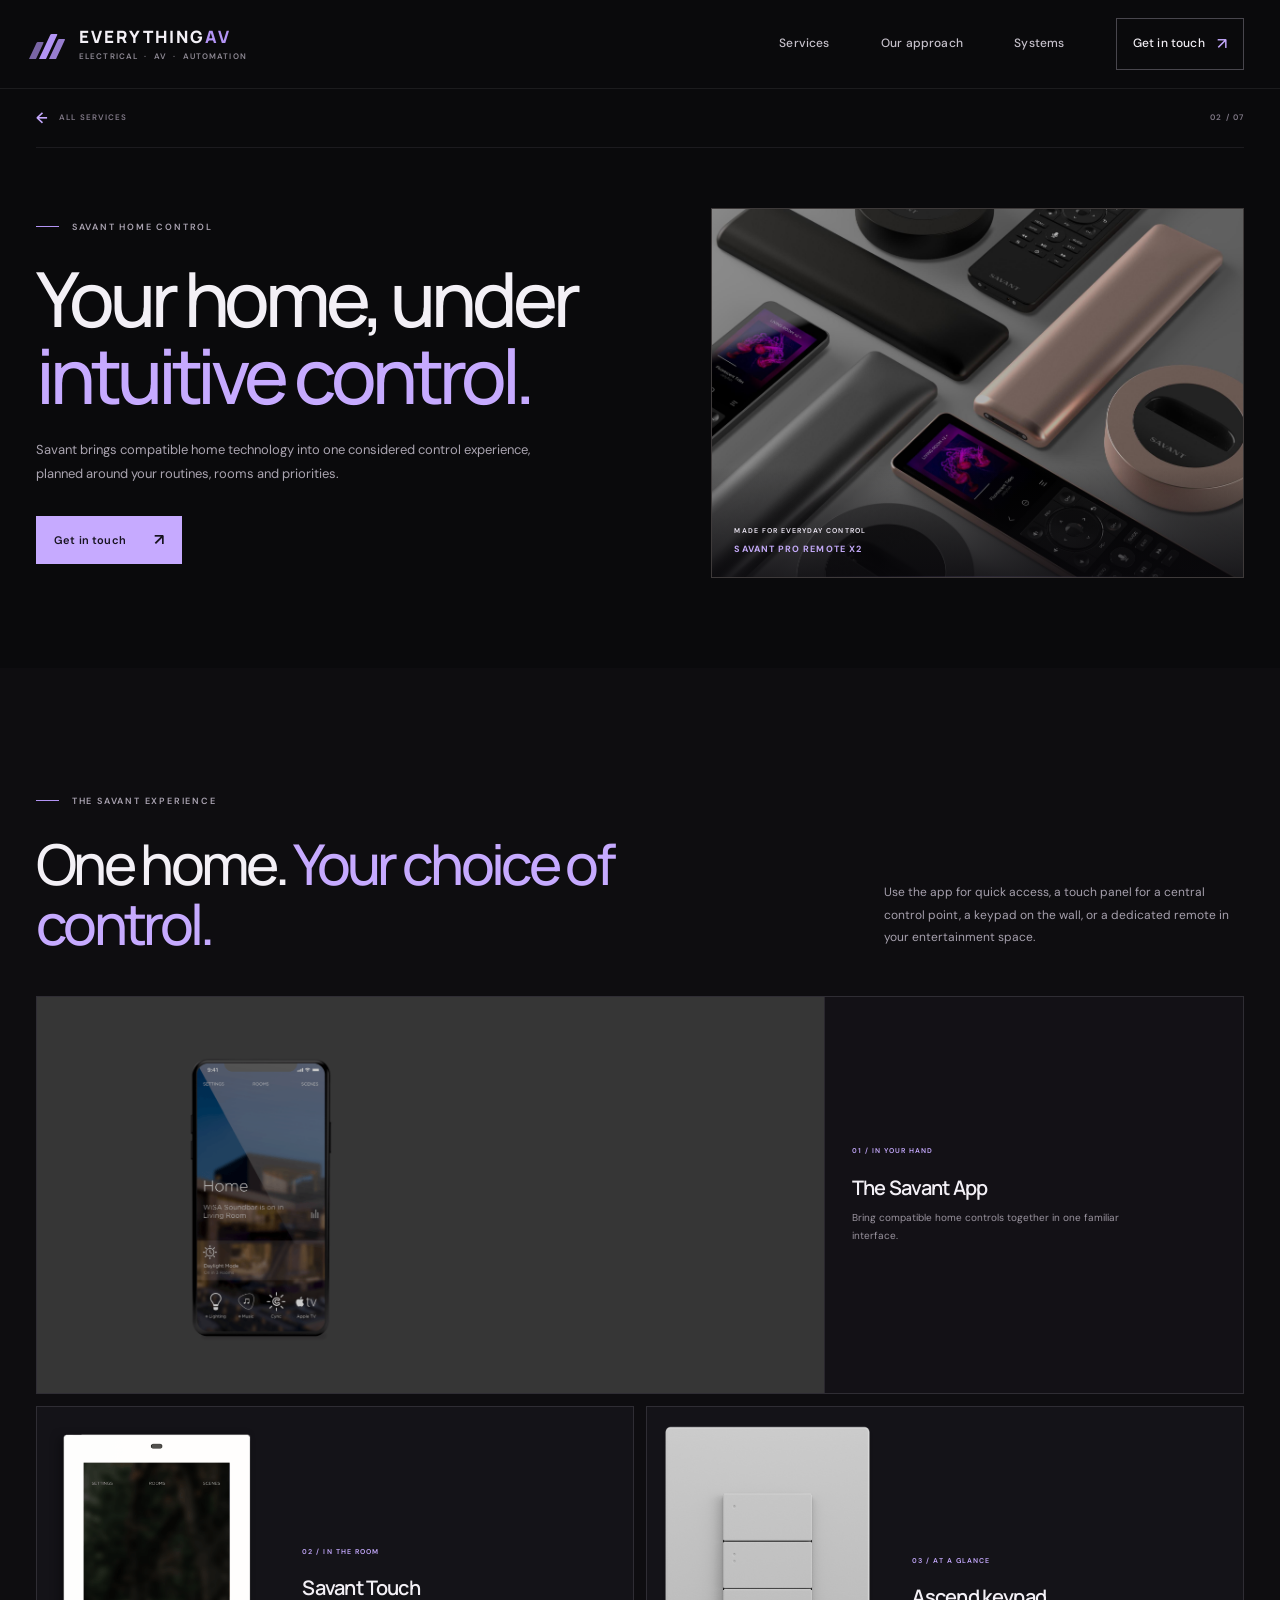
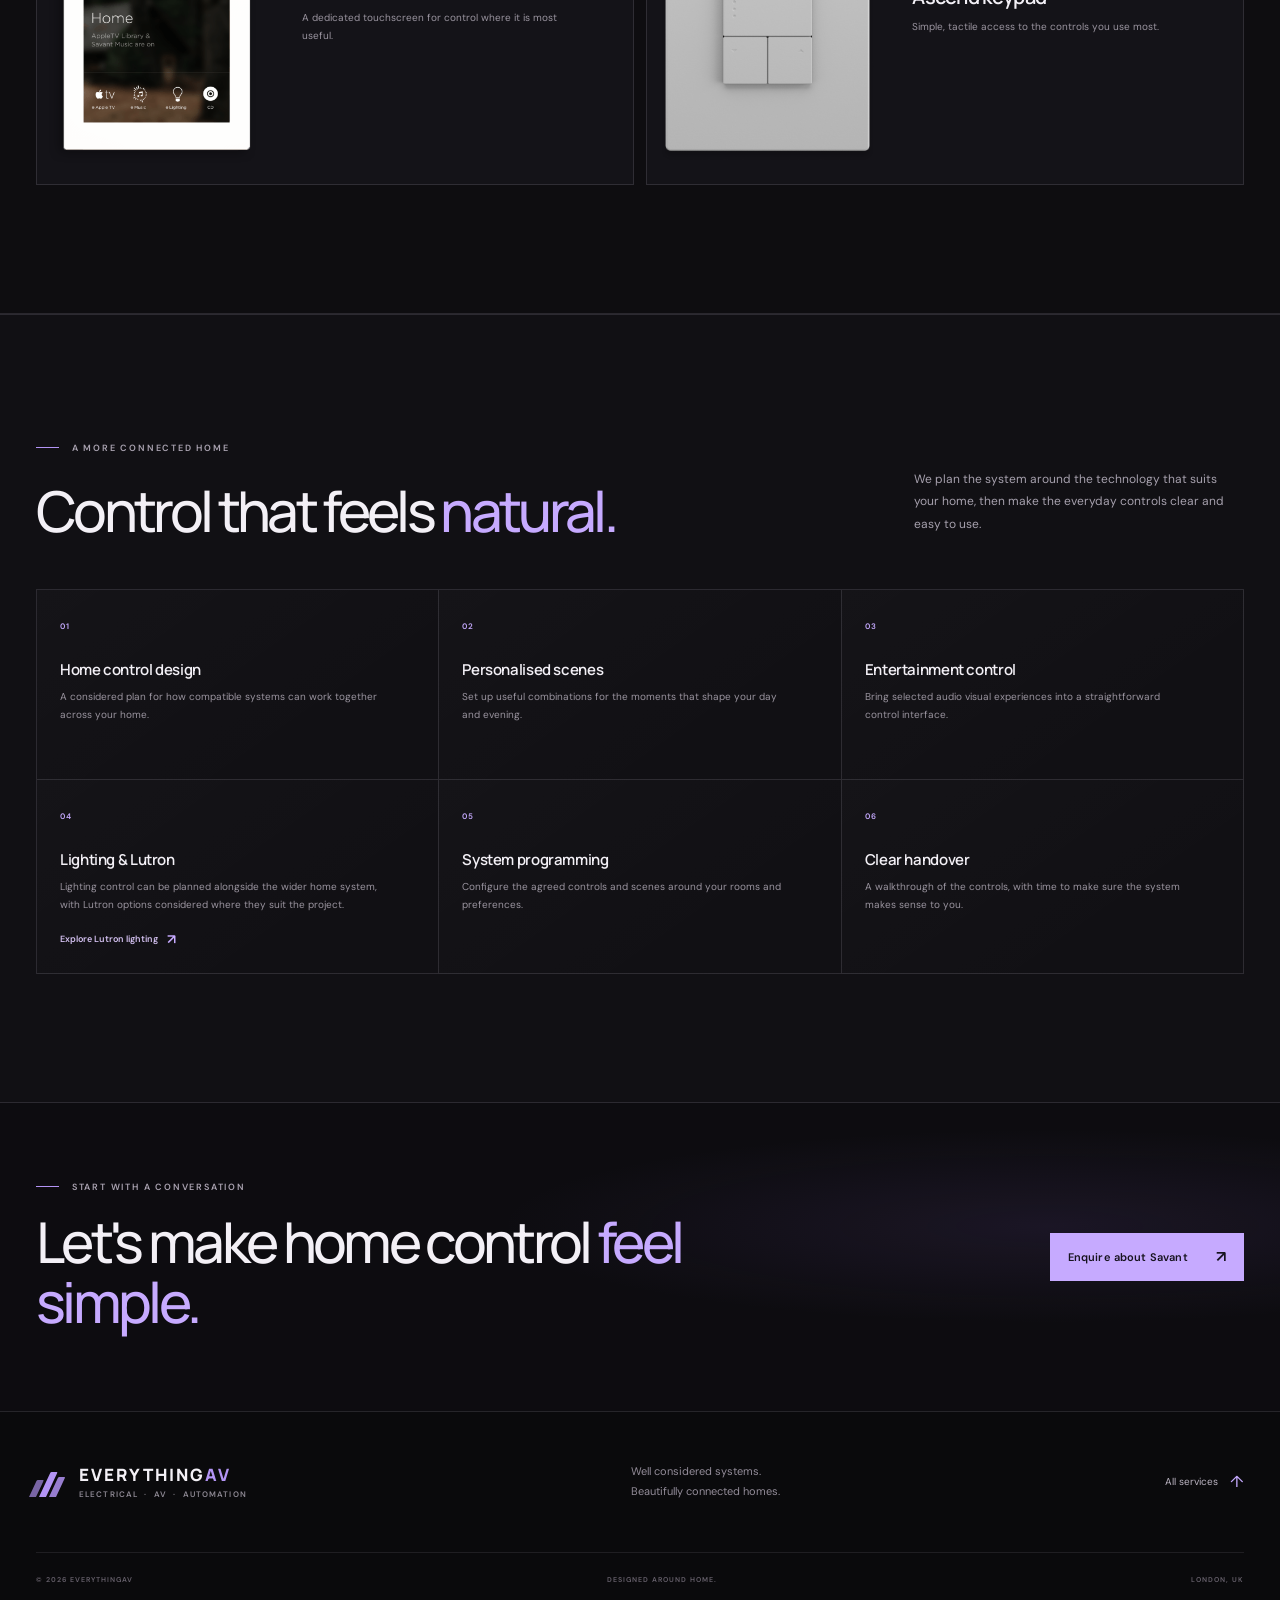
<file: services/savant-home-control.html>
<!doctype html>
<html lang="en-GB">
  <head>
    <meta charset="utf-8" /><meta name="viewport" content="width=device-width, initial-scale=1" />
    <meta name="theme-color" content="#0a0a0c" />
    <meta name="description" content="Savant home control planned around your home, bringing compatible technology into one intuitive experience." />
    <title>Savant home control — EverythingAV</title>
    <link rel="preconnect" href="https://fonts.googleapis.com" /><link rel="preconnect" href="https://fonts.gstatic.com" crossorigin />
    <link href="https://fonts.googleapis.com/css2?family=DM+Sans:wght@400;500;600;700&family=Manrope:wght@400;500;600;700;800&display=swap" rel="stylesheet" />
    <link rel="stylesheet" href="../styles.css" /><script src="../script.js" defer></script>
  </head>
  <body>
    <a class="skip-link" href="#main">Skip to content</a>
    <header class="site-header"><div class="header-inner shell">
      <a class="brand" href="../index.html#top" aria-label="EverythingAV home"><span class="brand-mark" aria-hidden="true"><i></i><i></i><i></i></span><span class="brand-type"><strong>EVERYTHING<span>AV</span></strong><small>ELECTRICAL&nbsp; · &nbsp;AV&nbsp; · &nbsp;AUTOMATION</small></span></a>
      <button class="menu-toggle" type="button" aria-label="Open navigation" aria-expanded="false" aria-controls="primary-nav"><span></span><span></span></button>
      <nav class="primary-nav" id="primary-nav" aria-label="Main navigation"><a href="../index.html#services">Services</a><a href="../index.html#approach">Our approach</a><a href="../index.html#systems">Systems</a><a class="nav-contact" href="../contact.html">Get in touch <span aria-hidden="true">↗</span></a></nav>
    </div></header>
    <main id="main" class="service-page">
      <div class="shell service-breadcrumb"><a href="../index.html#services"><span aria-hidden="true">←</span> All services</a><span>02 / 07</span></div>
      <section class="shell service-hero" aria-labelledby="service-title">
        <div class="service-hero-copy"><p class="eyebrow"><span class="eyebrow-line"></span> SAVANT HOME CONTROL</p><h1 id="service-title">Your home, under <em>intuitive control.</em></h1><p class="service-lead">Savant brings compatible home technology into one considered control experience, planned around your routines, rooms and priorities.</p><a class="button button-primary" href="../contact.html?service=Savant%20home%20control">Get in touch <span aria-hidden="true">↗</span></a></div>
        <figure class="service-art savant-hero-art"><img src="../assets/savant/pro-remote-x2.jpg" alt="Savant Pro Remote X2 shown in several finishes with its charging bases" /><figcaption><span>MADE FOR EVERYDAY CONTROL</span><strong>SAVANT PRO REMOTE X2</strong></figcaption></figure>
      </section>
      <section class="savant-experience section-pad" aria-labelledby="savant-experience-title"><div class="shell">
        <div class="savant-experience-heading"><div><p class="eyebrow"><span class="eyebrow-line"></span> THE SAVANT EXPERIENCE</p><h2 id="savant-experience-title">One home. <em>Your choice of control.</em></h2></div><p>Use the app for quick access, a touch panel for a central control point, a keypad on the wall, or a dedicated remote in your entertainment space.</p></div>
        <div class="savant-product-grid">
          <figure class="savant-product-card savant-app-card"><img src="../assets/savant/savant-app.png" alt="Savant home app interface on a smartphone for controlling connected home services" /><figcaption><span class="savant-product-index">01 / IN YOUR HAND</span><h3>The Savant App</h3><p>Bring compatible home controls together in one familiar interface.</p></figcaption></figure>
          <figure class="savant-product-card savant-device-card"><img src="../assets/savant/savant-touch-panel.png" alt="Savant Touch in-wall control panel with a home control screen" /><figcaption><span class="savant-product-index">02 / IN THE ROOM</span><h3>Savant Touch</h3><p>A dedicated touchscreen for control where it is most useful.</p></figcaption></figure>
          <figure class="savant-product-card savant-device-card"><img src="../assets/savant/ascend-keypads.png" alt="Savant Ascend in-wall keypad for quick access to home scenes and controls" /><figcaption><span class="savant-product-index">03 / AT A GLANCE</span><h3>Ascend keypad</h3><p>Simple, tactile access to the controls you use most.</p></figcaption></figure>
        </div>
      </div></section>
      <section class="service-offerings section-pad" aria-labelledby="offerings-title"><div class="shell">
        <div class="service-section-heading"><div><p class="eyebrow"><span class="eyebrow-line"></span> A MORE CONNECTED HOME</p><h2 id="offerings-title">Control that feels <em>natural.</em></h2></div><p>We plan the system around the technology that suits your home, then make the everyday controls clear and easy to use.</p></div>
        <div class="service-offer-grid">
          <article class="service-offer"><span>01</span><h3>Home control design</h3><p>A considered plan for how compatible systems can work together across your home.</p></article>
          <article class="service-offer"><span>02</span><h3>Personalised scenes</h3><p>Set up useful combinations for the moments that shape your day and evening.</p></article>
          <article class="service-offer"><span>03</span><h3>Entertainment control</h3><p>Bring selected audio visual experiences into a straightforward control interface.</p></article>
          <article class="service-offer"><span>04</span><h3>Lighting &amp; Lutron</h3><p>Lighting control can be planned alongside the wider home system, with Lutron options considered where they suit the project.</p><a class="service-offer-link" href="lutron-lighting.html">Explore Lutron lighting <span aria-hidden="true">↗</span></a></article>
          <article class="service-offer"><span>05</span><h3>System programming</h3><p>Configure the agreed controls and scenes around your rooms and preferences.</p></article>
          <article class="service-offer"><span>06</span><h3>Clear handover</h3><p>A walkthrough of the controls, with time to make sure the system makes sense to you.</p></article>
        </div>
      </div></section>
      <section class="service-cta"><div class="shell service-cta-inner"><div><p class="eyebrow"><span class="eyebrow-line"></span> START WITH A CONVERSATION</p><h2>Let's make home control <em>feel simple.</em></h2></div><a class="button button-primary" href="../contact.html?service=Savant%20home%20control">Enquire about Savant <span aria-hidden="true">↗</span></a></div></section>
    </main>
    <footer class="site-footer"><div class="shell footer-main"><a class="brand footer-brand" href="../index.html#top" aria-label="EverythingAV home"><span class="brand-mark" aria-hidden="true"><i></i><i></i><i></i></span><span class="brand-type"><strong>EVERYTHING<span>AV</span></strong><small>ELECTRICAL&nbsp; · &nbsp;AV&nbsp; · &nbsp;AUTOMATION</small></span></a><p>Well considered systems.<br />Beautifully connected homes.</p><a class="footer-top" href="../index.html#services">All services <span aria-hidden="true">↑</span></a></div><div class="shell footer-bottom"><span>© <span id="year"></span> EVERYTHINGAV</span><span>DESIGNED AROUND HOME.</span><span>LONDON, UK</span></div></footer>
  </body>
</html>
</file>
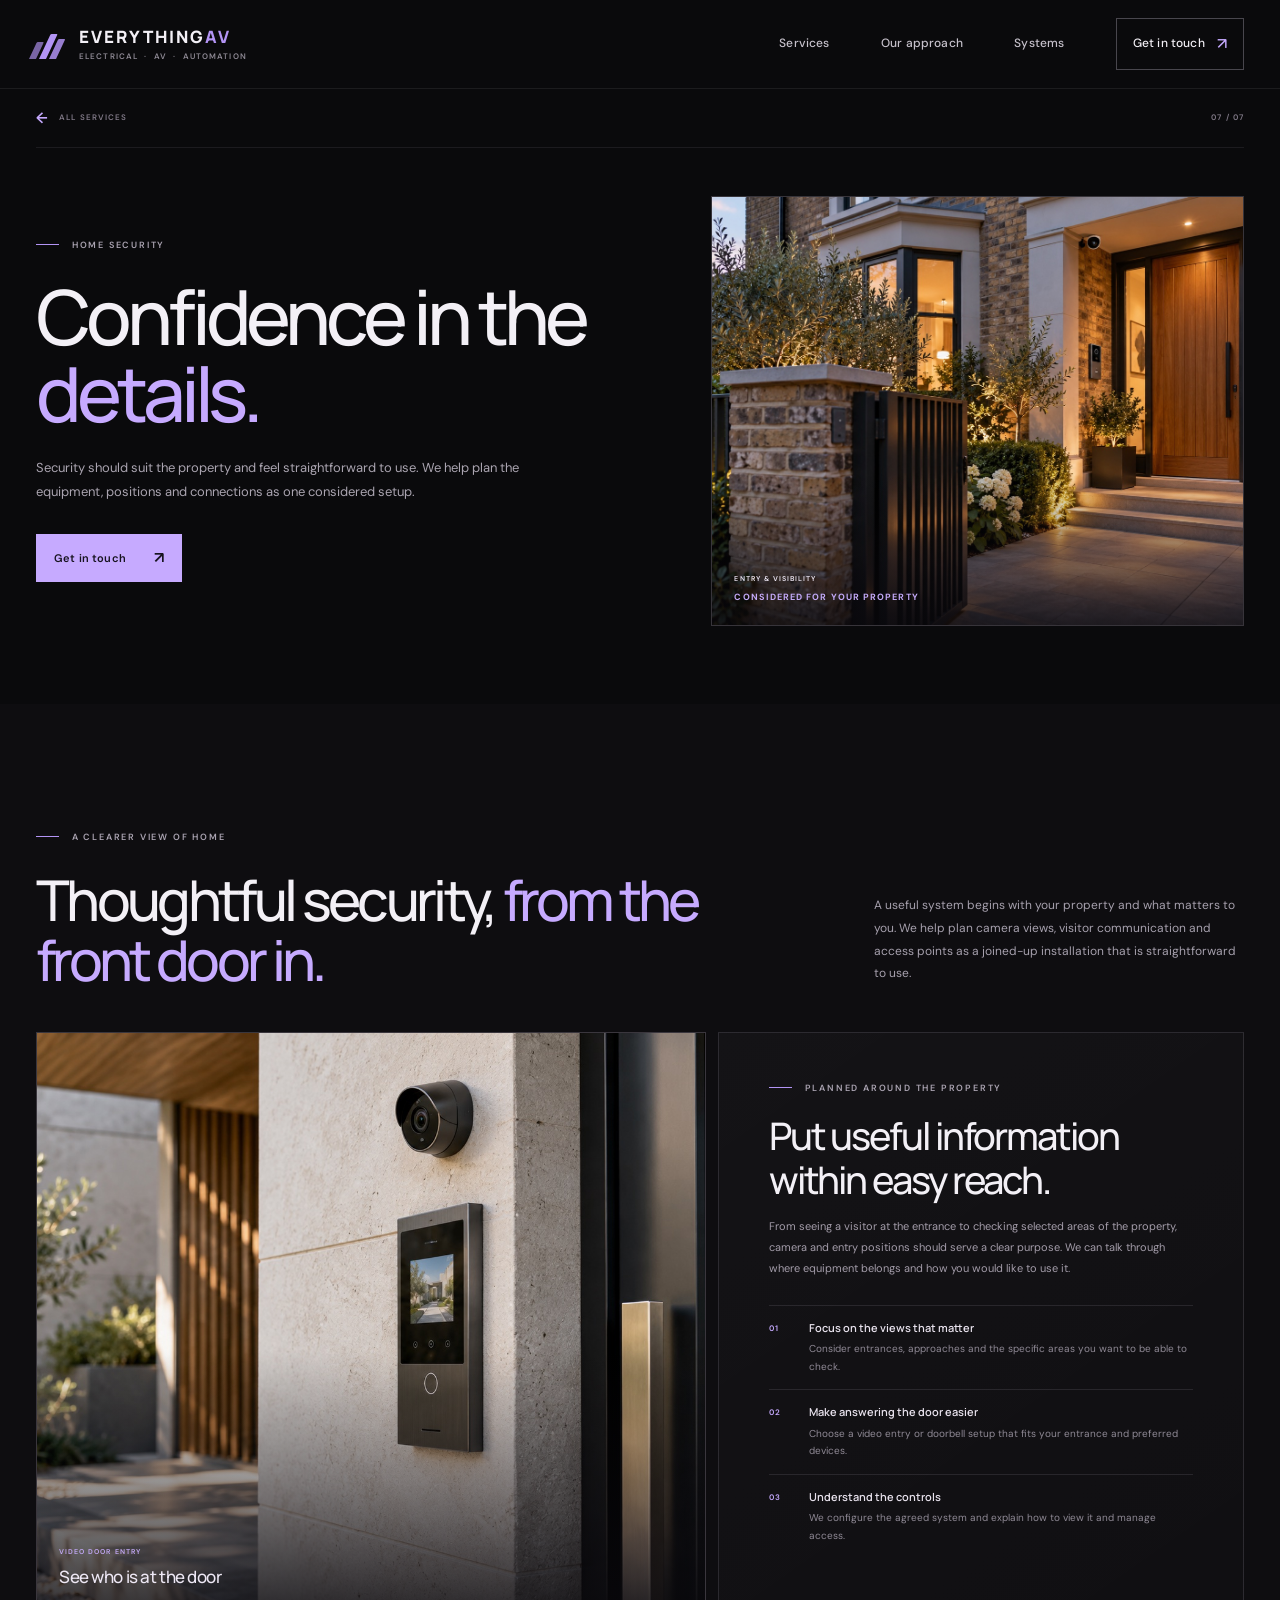
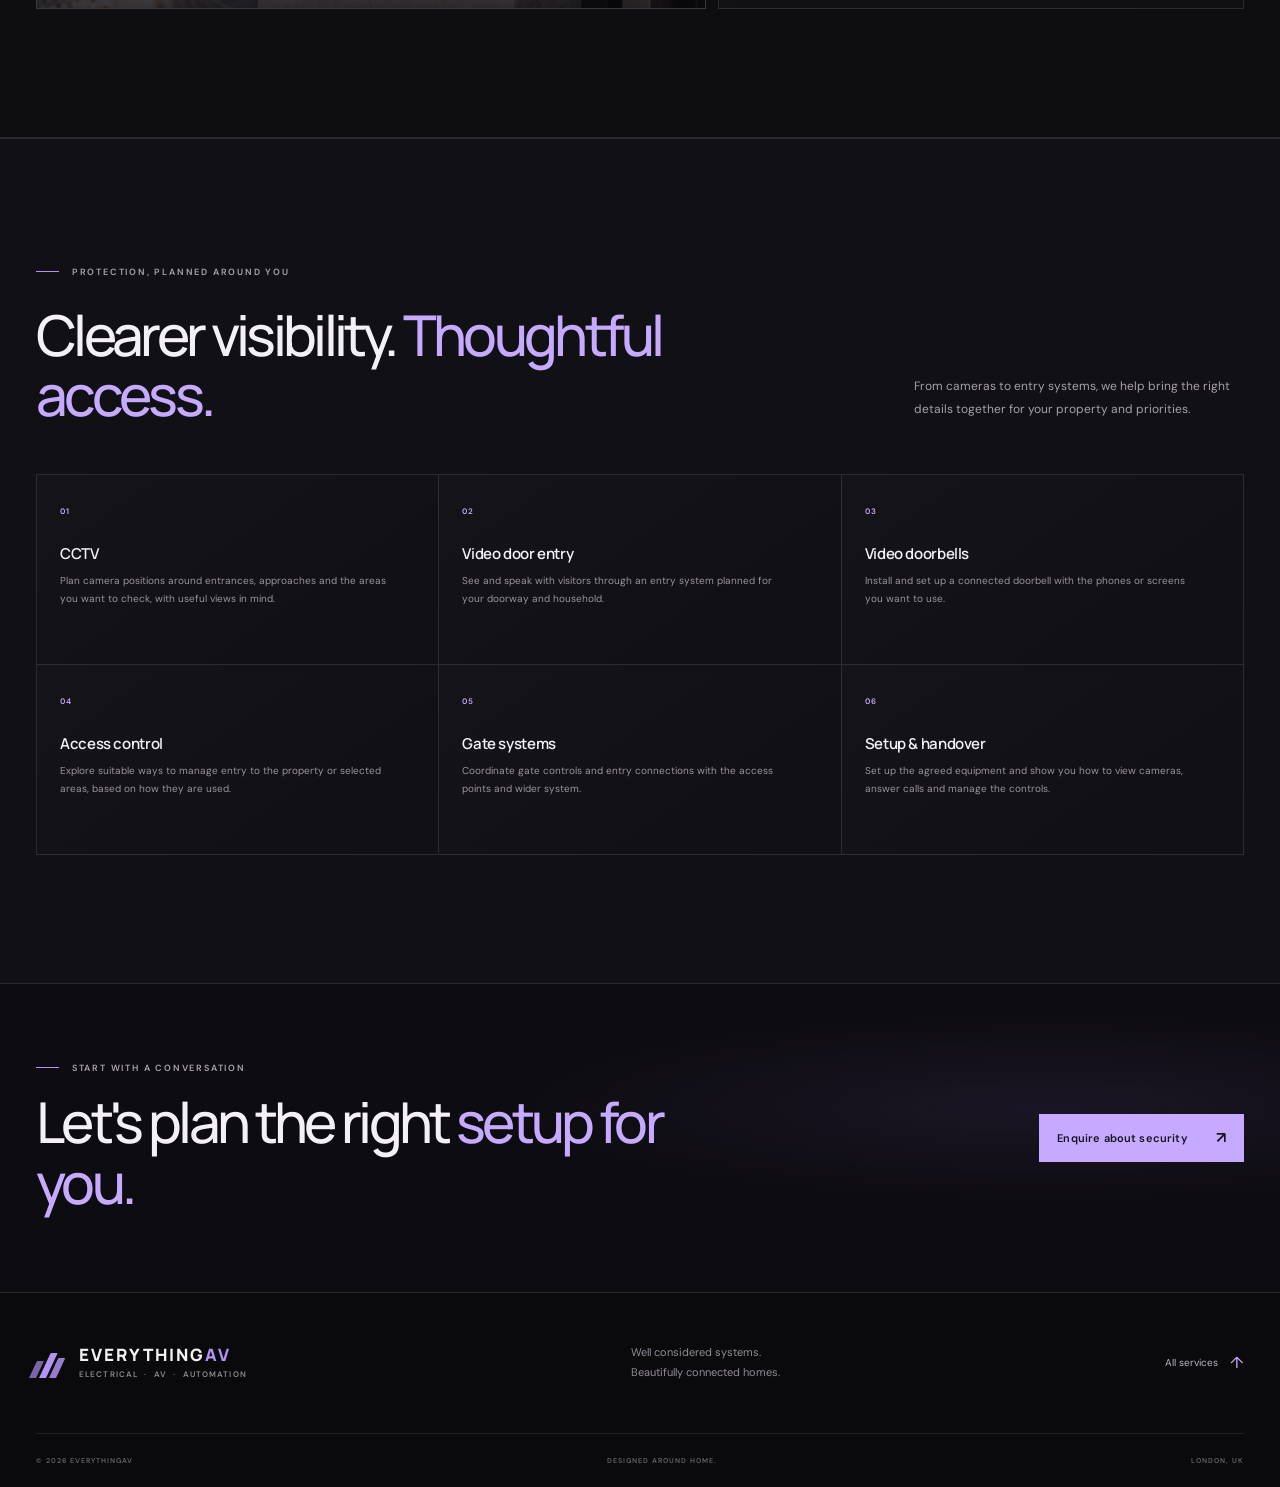
<file: services/security.html>
<!doctype html>
<html lang="en-GB">
  <head>
    <meta charset="utf-8" /><meta name="viewport" content="width=device-width, initial-scale=1" />
    <meta name="theme-color" content="#0a0a0c" />
    <meta name="description" content="Considered CCTV, entry and access control systems for your home." />
    <title>Home security — EverythingAV</title>
    <link rel="preconnect" href="https://fonts.googleapis.com" /><link rel="preconnect" href="https://fonts.gstatic.com" crossorigin />
    <link href="https://fonts.googleapis.com/css2?family=DM+Sans:wght@400;500;600;700&family=Manrope:wght@400;500;600;700;800&display=swap" rel="stylesheet" />
    <link rel="stylesheet" href="../styles.css" /><script src="../script.js" defer></script>
  </head>
  <body>
    <a class="skip-link" href="#main">Skip to content</a>
    <header class="site-header"><div class="header-inner shell">
      <a class="brand" href="../index.html#top" aria-label="EverythingAV home"><span class="brand-mark" aria-hidden="true"><i></i><i></i><i></i></span><span class="brand-type"><strong>EVERYTHING<span>AV</span></strong><small>ELECTRICAL&nbsp; · &nbsp;AV&nbsp; · &nbsp;AUTOMATION</small></span></a>
      <button class="menu-toggle" type="button" aria-label="Open navigation" aria-expanded="false" aria-controls="primary-nav"><span></span><span></span></button>
      <nav class="primary-nav" id="primary-nav" aria-label="Main navigation"><a href="../index.html#services">Services</a><a href="../index.html#approach">Our approach</a><a href="../index.html#systems">Systems</a><a class="nav-contact" href="../contact.html">Get in touch <span aria-hidden="true">↗</span></a></nav>
    </div></header>
    <main id="main" class="service-page">
      <div class="shell service-breadcrumb"><a href="../index.html#services"><span aria-hidden="true">←</span> All services</a><span>07 / 07</span></div>
      <section class="shell service-hero" aria-labelledby="service-title">
        <div class="service-hero-copy"><p class="eyebrow"><span class="eyebrow-line"></span> HOME SECURITY</p><h1 id="service-title">Confidence in the <em>details.</em></h1><p class="service-lead">Security should suit the property and feel straightforward to use. We help plan the equipment, positions and connections as one considered setup.</p><a class="button button-primary" href="../contact.html?service=Security">Get in touch <span aria-hidden="true">↗</span></a></div>
        <figure class="service-art service-photo-art"><img src="../assets/services/security-entry.jpg" alt="A discreet security camera and video entry panel beside the entrance of a London home" /><figcaption><span>ENTRY &amp; VISIBILITY</span><strong>CONSIDERED FOR YOUR PROPERTY</strong></figcaption></figure>
      </section>
      <section class="service-experience section-pad" aria-labelledby="security-experience-title"><div class="shell">
        <div class="service-experience-heading"><div><p class="eyebrow"><span class="eyebrow-line"></span> A CLEARER VIEW OF HOME</p><h2 id="security-experience-title">Thoughtful security, <em>from the front door in.</em></h2></div><p>A useful system begins with your property and what matters to you. We help plan camera views, visitor communication and access points as a joined-up installation that is straightforward to use.</p></div>
        <div class="service-feature-layout">
          <figure class="service-feature-image"><img src="../assets/services/security-door-entry.jpg" alt="Close view of a modern video door entry panel and discreet exterior camera" /><figcaption><span>VIDEO DOOR ENTRY</span><strong>See who is at the door</strong></figcaption></figure>
          <div class="service-feature-copy"><p class="eyebrow"><span class="eyebrow-line"></span> PLANNED AROUND THE PROPERTY</p><h3>Put useful information within easy reach.</h3><p>From seeing a visitor at the entrance to checking selected areas of the property, camera and entry positions should serve a clear purpose. We can talk through where equipment belongs and how you would like to use it.</p>
            <ol class="service-feature-points">
              <li><span>01</span><div><strong>Focus on the views that matter</strong><p>Consider entrances, approaches and the specific areas you want to be able to check.</p></div></li>
              <li><span>02</span><div><strong>Make answering the door easier</strong><p>Choose a video entry or doorbell setup that fits your entrance and preferred devices.</p></div></li>
              <li><span>03</span><div><strong>Understand the controls</strong><p>We configure the agreed system and explain how to view it and manage access.</p></div></li>
            </ol>
          </div>
        </div>
      </div></section>
      <section class="service-offerings section-pad" aria-labelledby="offerings-title"><div class="shell">
        <div class="service-section-heading"><div><p class="eyebrow"><span class="eyebrow-line"></span> PROTECTION, PLANNED AROUND YOU</p><h2 id="offerings-title">Clearer visibility. <em>Thoughtful access.</em></h2></div><p>From cameras to entry systems, we help bring the right details together for your property and priorities.</p></div>
        <div class="service-offer-grid">
          <article class="service-offer"><span>01</span><h3>CCTV</h3><p>Plan camera positions around entrances, approaches and the areas you want to check, with useful views in mind.</p></article>
          <article class="service-offer"><span>02</span><h3>Video door entry</h3><p>See and speak with visitors through an entry system planned for your doorway and household.</p></article>
          <article class="service-offer"><span>03</span><h3>Video doorbells</h3><p>Install and set up a connected doorbell with the phones or screens you want to use.</p></article>
          <article class="service-offer"><span>04</span><h3>Access control</h3><p>Explore suitable ways to manage entry to the property or selected areas, based on how they are used.</p></article>
          <article class="service-offer"><span>05</span><h3>Gate systems</h3><p>Coordinate gate controls and entry connections with the access points and wider system.</p></article>
          <article class="service-offer"><span>06</span><h3>Setup &amp; handover</h3><p>Set up the agreed equipment and show you how to view cameras, answer calls and manage the controls.</p></article>
        </div>
      </div></section>
      <section class="service-cta"><div class="shell service-cta-inner"><div><p class="eyebrow"><span class="eyebrow-line"></span> START WITH A CONVERSATION</p><h2>Let's plan the right <em>setup for you.</em></h2></div><a class="button button-primary" href="../contact.html?service=Security">Enquire about security <span aria-hidden="true">↗</span></a></div></section>
    </main>
    <footer class="site-footer"><div class="shell footer-main"><a class="brand footer-brand" href="../index.html#top" aria-label="EverythingAV home"><span class="brand-mark" aria-hidden="true"><i></i><i></i><i></i></span><span class="brand-type"><strong>EVERYTHING<span>AV</span></strong><small>ELECTRICAL&nbsp; · &nbsp;AV&nbsp; · &nbsp;AUTOMATION</small></span></a><p>Well considered systems.<br />Beautifully connected homes.</p><a class="footer-top" href="../index.html#services">All services <span aria-hidden="true">↑</span></a></div><div class="shell footer-bottom"><span>© <span id="year"></span> EVERYTHINGAV</span><span>DESIGNED AROUND HOME.</span><span>LONDON, UK</span></div></footer>
  </body>
</html>
</file>
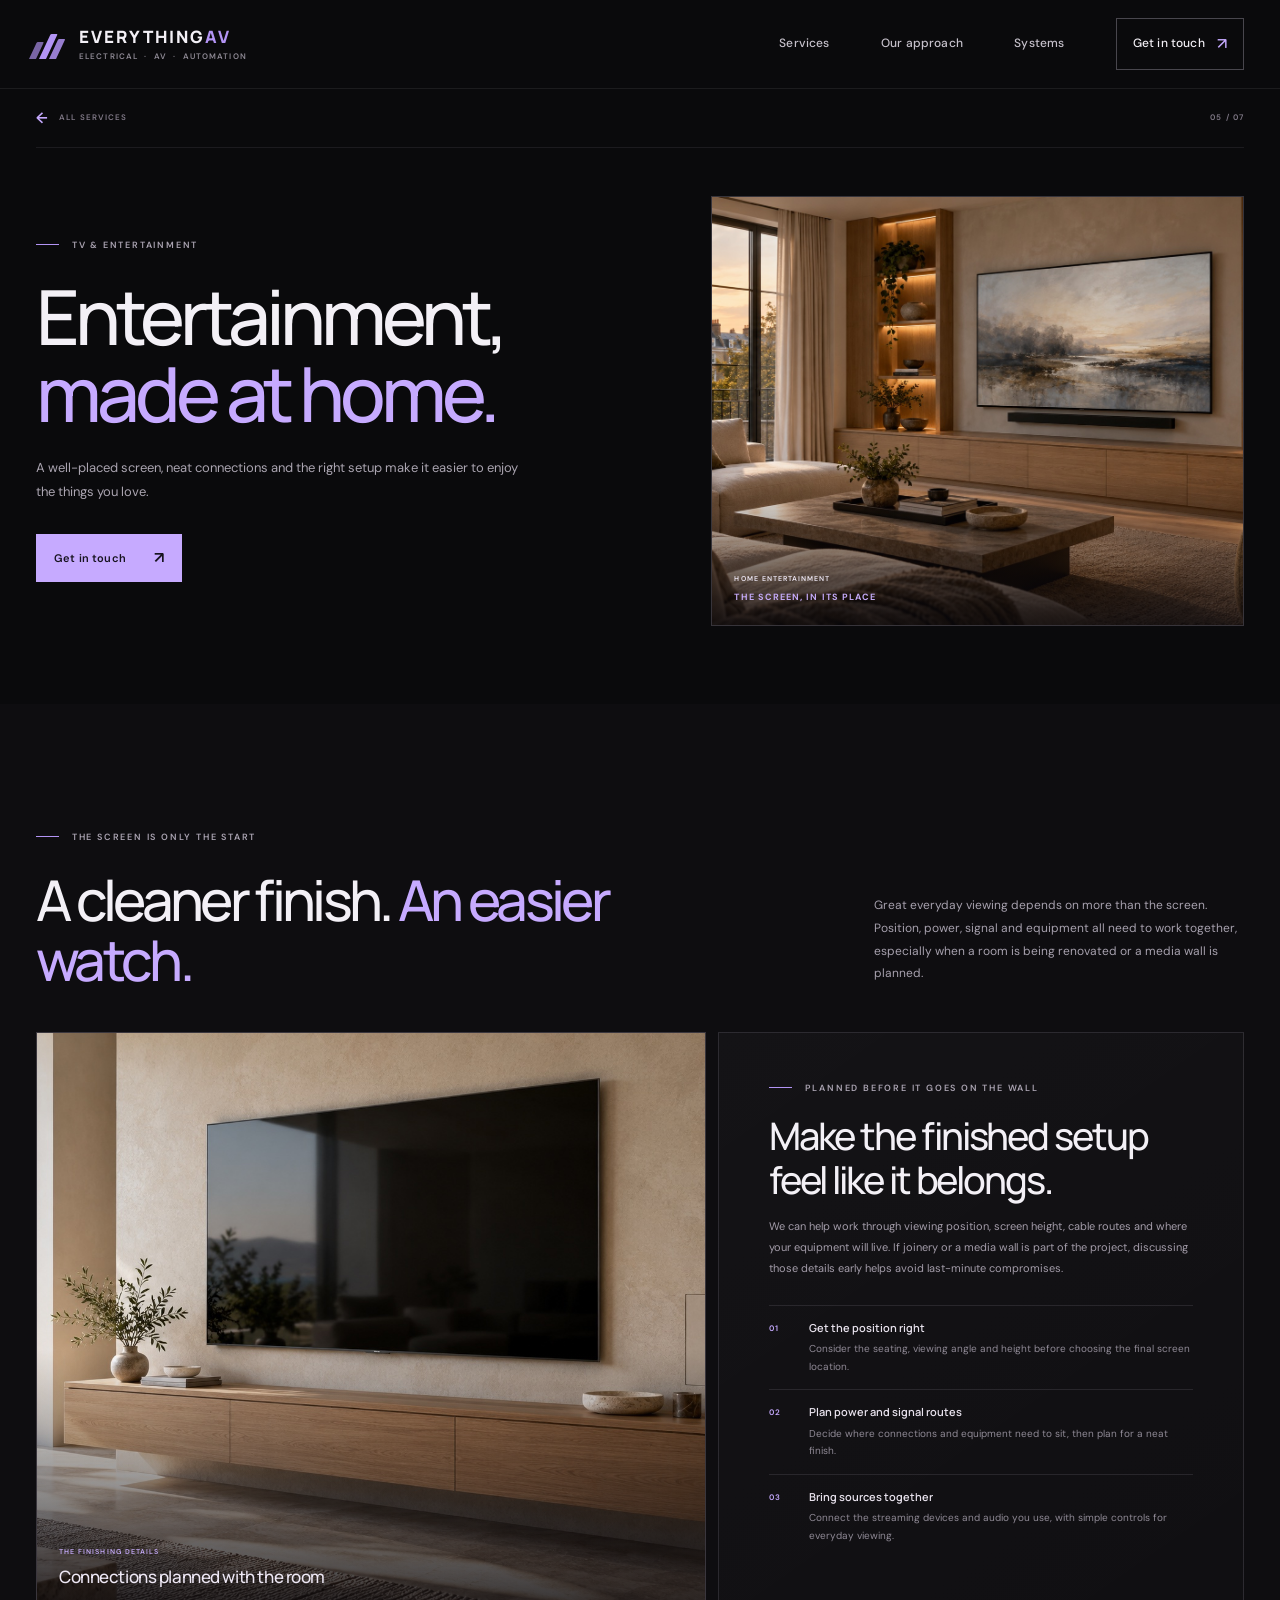
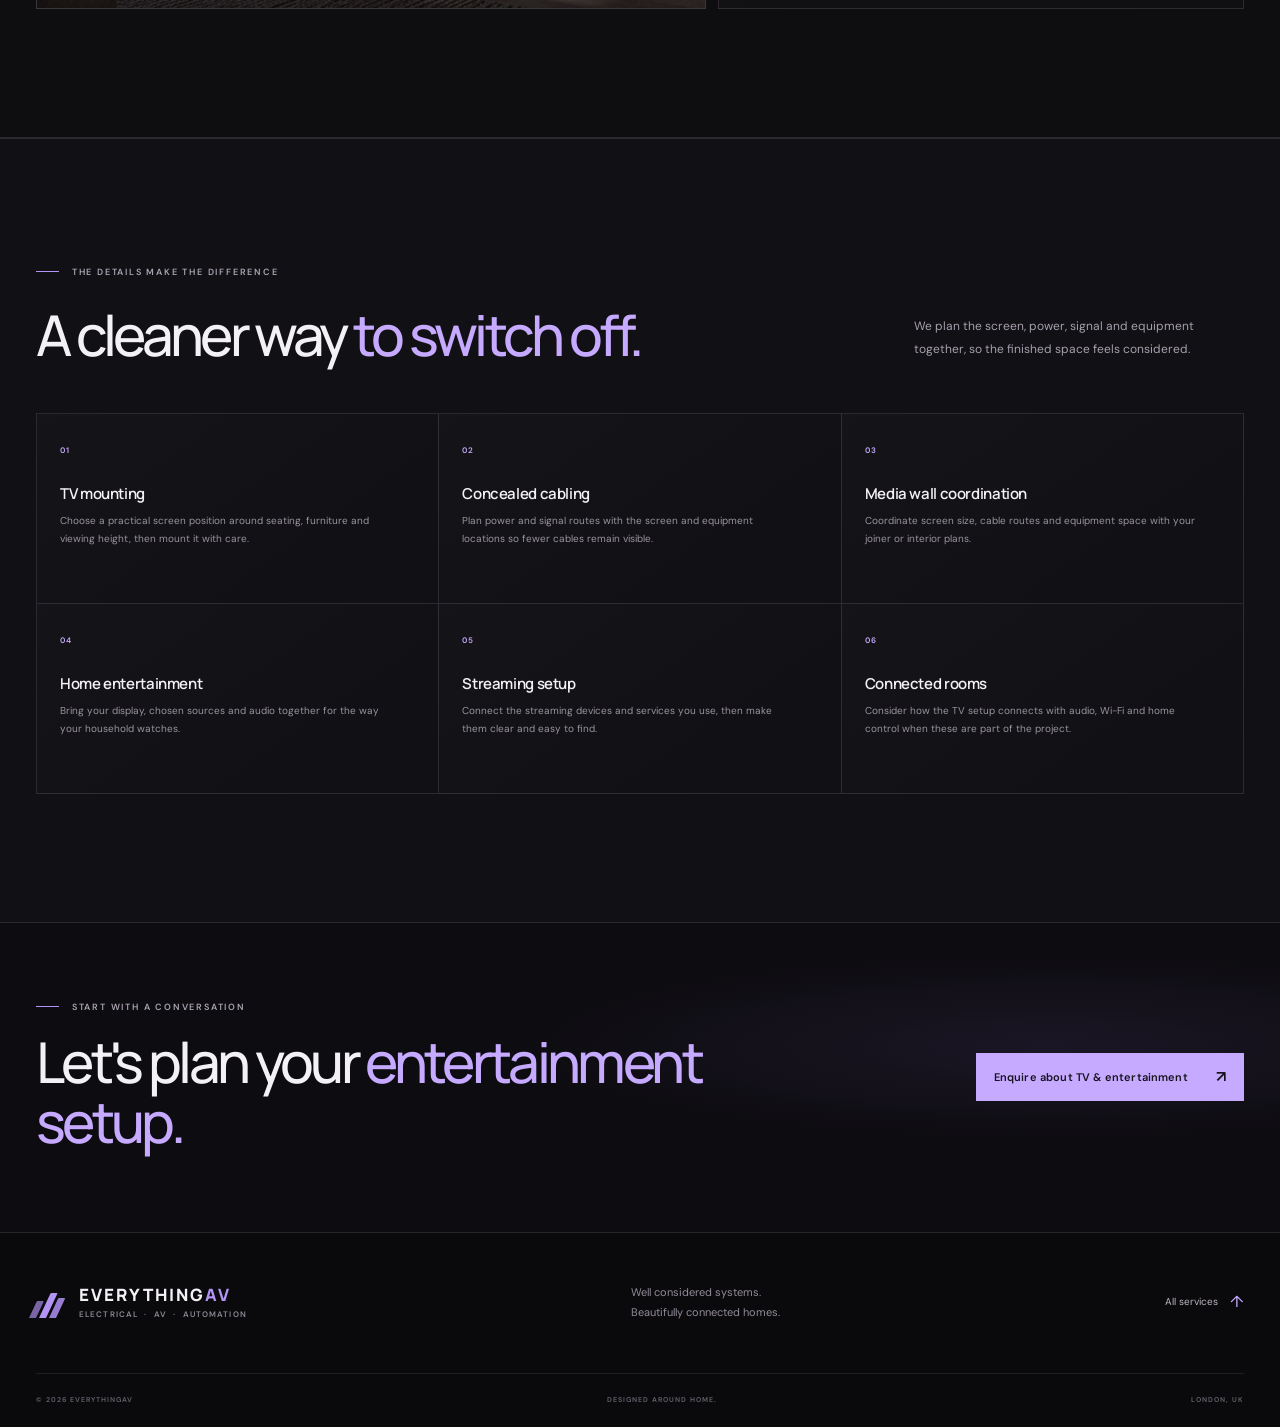
<file: services/tv-entertainment.html>
<!doctype html>
<html lang="en-GB">
  <head>
    <meta charset="utf-8" /><meta name="viewport" content="width=device-width, initial-scale=1" />
    <meta name="theme-color" content="#0a0a0c" />
    <meta name="description" content="TV installation, concealed connections and home entertainment setups for considered homes." />
    <title>TV &amp; entertainment — EverythingAV</title>
    <link rel="preconnect" href="https://fonts.googleapis.com" /><link rel="preconnect" href="https://fonts.gstatic.com" crossorigin />
    <link href="https://fonts.googleapis.com/css2?family=DM+Sans:wght@400;500;600;700&family=Manrope:wght@400;500;600;700;800&display=swap" rel="stylesheet" />
    <link rel="stylesheet" href="../styles.css" /><script src="../script.js" defer></script>
  </head>
  <body>
    <a class="skip-link" href="#main">Skip to content</a>
    <header class="site-header"><div class="header-inner shell">
      <a class="brand" href="../index.html#top" aria-label="EverythingAV home"><span class="brand-mark" aria-hidden="true"><i></i><i></i><i></i></span><span class="brand-type"><strong>EVERYTHING<span>AV</span></strong><small>ELECTRICAL&nbsp; · &nbsp;AV&nbsp; · &nbsp;AUTOMATION</small></span></a>
      <button class="menu-toggle" type="button" aria-label="Open navigation" aria-expanded="false" aria-controls="primary-nav"><span></span><span></span></button>
      <nav class="primary-nav" id="primary-nav" aria-label="Main navigation"><a href="../index.html#services">Services</a><a href="../index.html#approach">Our approach</a><a href="../index.html#systems">Systems</a><a class="nav-contact" href="../contact.html">Get in touch <span aria-hidden="true">↗</span></a></nav>
    </div></header>
    <main id="main" class="service-page">
      <div class="shell service-breadcrumb"><a href="../index.html#services"><span aria-hidden="true">←</span> All services</a><span>05 / 07</span></div>
      <section class="shell service-hero" aria-labelledby="service-title">
        <div class="service-hero-copy"><p class="eyebrow"><span class="eyebrow-line"></span> TV &amp; ENTERTAINMENT</p><h1 id="service-title">Entertainment, <em>made at home.</em></h1><p class="service-lead">A well-placed screen, neat connections and the right setup make it easier to enjoy the things you love.</p><a class="button button-primary" href="../contact.html?service=TV%20and%20entertainment">Get in touch <span aria-hidden="true">↗</span></a></div>
        <figure class="service-art service-photo-art"><img src="../assets/services/tv-media-room.jpg" alt="A television integrated into a calm, contemporary media wall" /><figcaption><span>HOME ENTERTAINMENT</span><strong>THE SCREEN, IN ITS PLACE</strong></figcaption></figure>
      </section>
      <section class="service-experience section-pad" aria-labelledby="tv-experience-title"><div class="shell">
        <div class="service-experience-heading"><div><p class="eyebrow"><span class="eyebrow-line"></span> THE SCREEN IS ONLY THE START</p><h2 id="tv-experience-title">A cleaner finish. <em>An easier watch.</em></h2></div><p>Great everyday viewing depends on more than the screen. Position, power, signal and equipment all need to work together, especially when a room is being renovated or a media wall is planned.</p></div>
        <div class="service-feature-layout">
          <figure class="service-feature-image"><img src="../assets/services/tv-install-detail.jpg" alt="A television and media equipment arranged neatly in a modern living room" /><figcaption><span>THE FINISHING DETAILS</span><strong>Connections planned with the room</strong></figcaption></figure>
          <div class="service-feature-copy"><p class="eyebrow"><span class="eyebrow-line"></span> PLANNED BEFORE IT GOES ON THE WALL</p><h3>Make the finished setup feel like it belongs.</h3><p>We can help work through viewing position, screen height, cable routes and where your equipment will live. If joinery or a media wall is part of the project, discussing those details early helps avoid last-minute compromises.</p>
            <ol class="service-feature-points">
              <li><span>01</span><div><strong>Get the position right</strong><p>Consider the seating, viewing angle and height before choosing the final screen location.</p></div></li>
              <li><span>02</span><div><strong>Plan power and signal routes</strong><p>Decide where connections and equipment need to sit, then plan for a neat finish.</p></div></li>
              <li><span>03</span><div><strong>Bring sources together</strong><p>Connect the streaming devices and audio you use, with simple controls for everyday viewing.</p></div></li>
            </ol>
          </div>
        </div>
      </div></section>
      <section class="service-offerings section-pad" aria-labelledby="offerings-title"><div class="shell">
        <div class="service-section-heading"><div><p class="eyebrow"><span class="eyebrow-line"></span> THE DETAILS MAKE THE DIFFERENCE</p><h2 id="offerings-title">A cleaner way <em>to switch off.</em></h2></div><p>We plan the screen, power, signal and equipment together, so the finished space feels considered.</p></div>
        <div class="service-offer-grid">
          <article class="service-offer"><span>01</span><h3>TV mounting</h3><p>Choose a practical screen position around seating, furniture and viewing height, then mount it with care.</p></article>
          <article class="service-offer"><span>02</span><h3>Concealed cabling</h3><p>Plan power and signal routes with the screen and equipment locations so fewer cables remain visible.</p></article>
          <article class="service-offer"><span>03</span><h3>Media wall coordination</h3><p>Coordinate screen size, cable routes and equipment space with your joiner or interior plans.</p></article>
          <article class="service-offer"><span>04</span><h3>Home entertainment</h3><p>Bring your display, chosen sources and audio together for the way your household watches.</p></article>
          <article class="service-offer"><span>05</span><h3>Streaming setup</h3><p>Connect the streaming devices and services you use, then make them clear and easy to find.</p></article>
          <article class="service-offer"><span>06</span><h3>Connected rooms</h3><p>Consider how the TV setup connects with audio, Wi-Fi and home control when these are part of the project.</p></article>
        </div>
      </div></section>
      <section class="service-cta"><div class="shell service-cta-inner"><div><p class="eyebrow"><span class="eyebrow-line"></span> START WITH A CONVERSATION</p><h2>Let's plan your <em>entertainment setup.</em></h2></div><a class="button button-primary" href="../contact.html?service=TV%20and%20entertainment">Enquire about TV &amp; entertainment <span aria-hidden="true">↗</span></a></div></section>
    </main>
    <footer class="site-footer"><div class="shell footer-main"><a class="brand footer-brand" href="../index.html#top" aria-label="EverythingAV home"><span class="brand-mark" aria-hidden="true"><i></i><i></i><i></i></span><span class="brand-type"><strong>EVERYTHING<span>AV</span></strong><small>ELECTRICAL&nbsp; · &nbsp;AV&nbsp; · &nbsp;AUTOMATION</small></span></a><p>Well considered systems.<br />Beautifully connected homes.</p><a class="footer-top" href="../index.html#services">All services <span aria-hidden="true">↑</span></a></div><div class="shell footer-bottom"><span>© <span id="year"></span> EVERYTHINGAV</span><span>DESIGNED AROUND HOME.</span><span>LONDON, UK</span></div></footer>
  </body>
</html>
</file>
<file: styles.css>
:root {
  color-scheme: dark;
  --ink: #f3f0f6;
  --muted: #a6a0ad;
  --dim: #77717e;
  --background: #0a0a0c;
  --panel: #111014;
  --panel-raised: #17151b;
  --line: rgba(239, 231, 249, .12);
  --purple: #b394f5;
  --purple-bright: #c6aaff;
  --font-body: "DM Sans", "Helvetica Neue", sans-serif;
  --font-display: "Manrope", "Helvetica Neue", sans-serif;
}

* { box-sizing: border-box; }
html { scroll-behavior: smooth; scroll-padding-top: 92px; }
body {
  margin: 0;
  background: var(--background);
  color: var(--ink);
  font-family: var(--font-body);
  font-size: 15px;
  line-height: 1.65;
  -webkit-font-smoothing: antialiased;
}
::selection { background: rgba(179, 148, 245, .35); color: white; }
a { color: inherit; text-decoration: none; }
button, input, select, textarea { font: inherit; }
button, a { -webkit-tap-highlight-color: transparent; }
.shell { width: min(1240px, calc(100% - 72px)); margin-inline: auto; }
.skip-link {
  position: fixed; top: 12px; left: 12px; z-index: 100;
  padding: 10px 15px; transform: translateY(-160%);
  background: white; color: #111; border-radius: 4px;
}
.skip-link:focus { transform: translateY(0); }

.site-header { position: relative; z-index: 20; border-bottom: 1px solid rgba(255,255,255,.075); }
.header-inner { min-height: 88px; display: flex; align-items: center; justify-content: space-between; }
.brand { display: inline-flex; align-items: center; gap: 12px; }
.brand-mark { width: 31px; height: 30px; display: flex; align-items: flex-end; gap: 3px; transform: skew(-25deg); }
.brand-mark i { display: block; width: 7px; background: var(--purple); border-radius: 1px 1px 0 0; }
.brand-mark i:nth-child(1) { height: 17px; opacity: .66; }
.brand-mark i:nth-child(2) { height: 25px; }
.brand-mark i:nth-child(3) { height: 20px; opacity: .84; }
.brand-type { display: flex; flex-direction: column; line-height: 1.12; }
.brand-type strong { font: 800 17px/1 var(--font-display); letter-spacing: .115em; }
.brand-type strong span { color: var(--purple); }
.brand-type small { margin-top: 7px; color: #8e8994; font-size: 8px; font-weight: 600; letter-spacing: .14em; }
.primary-nav { display: flex; align-items: center; gap: clamp(25px, 4vw, 56px); color: #c6c1cb; font-size: 12px; font-weight: 500; letter-spacing: .015em; }
.primary-nav a { transition: color .2s ease; }
.primary-nav a:hover, .text-link:hover { color: var(--purple-bright); }
.primary-nav .nav-contact { display: inline-flex; align-items: center; gap: 12px; color: var(--ink); border: 1px solid rgba(240,232,249,.27); padding: 12px 16px; }
.nav-contact span { color: var(--purple-bright); font-size: 16px; transition: transform .2s; }
.nav-contact:hover span { transform: translate(2px,-2px); }
.menu-toggle { display: none; }

.hero { min-height: 695px; display: grid; grid-template-columns: .88fr 1.12fr; align-items: center; gap: 34px; padding-block: 52px 70px; }
.hero-copy { position: relative; z-index: 2; padding: 20px 0 10px; }
.eyebrow { margin: 0 0 26px; color: #aaa3b1; font-size: 9px; font-weight: 600; letter-spacing: .2em; line-height: 1.3; }
.eyebrow-line { display: inline-block; vertical-align: 3px; width: 23px; height: 1px; margin-right: 9px; background: var(--purple); }
h1, h2, h3, p { margin-top: 0; }
h1, h2 { font-family: var(--font-display); font-weight: 500; letter-spacing: -.065em; }
.hero h1 { max-width: 610px; margin-bottom: 23px; font-size: clamp(51px, 6vw, 83px); line-height: .99; }
h1 em, h2 em { color: var(--purple-bright); font-style: normal; }
.hero-intro { max-width: 470px; margin-bottom: 31px; color: #aaa4b0; font-size: 15px; line-height: 1.85; }
.hero-actions { display: flex; align-items: center; flex-wrap: wrap; gap: 27px; }
.button { min-height: 48px; display: inline-flex; align-items: center; justify-content: center; gap: 28px; padding: 0 18px; border: 0; font-size: 11px; font-weight: 600; letter-spacing: .015em; transition: background .2s ease, border-color .2s ease, transform .2s ease; cursor: pointer; }
.button-primary { background: var(--purple-bright); color: #17131f; }
.button-primary:hover { background: #d8c8ff; transform: translateY(-2px); }
.button span { font-size: 16px; }
.text-link { display: inline-flex; align-items: center; gap: 13px; color: #d0cbd5; font-size: 11px; font-weight: 500; transition: color .2s ease; }
.text-link span { color: var(--purple-bright); font-size: 16px; }
.hero-note { display: flex; align-items: center; gap: 9px; margin-top: 74px; color: #817b87; font-size: 9px; font-weight: 600; letter-spacing: .17em; text-transform: uppercase; }
.status-dot { width: 6px; height: 6px; border-radius: 50%; background: var(--purple); box-shadow: 0 0 13px rgba(179,148,245,.8); }

.hero-art { position: relative; min-height: 556px; isolation: isolate; overflow: hidden; border: 1px solid rgba(239,231,249,.13); background: radial-gradient(ellipse at 72% 45%, rgba(116,88,157,.18), transparent 45%), linear-gradient(139deg, #1a181e 0%, #101014 55%, #17131e 100%); }
.hero-art::before { content: ""; position: absolute; inset: 0; z-index: -1; opacity: .28; background-image: linear-gradient(rgba(255,255,255,.045) 1px, transparent 1px), linear-gradient(90deg, rgba(255,255,255,.045) 1px, transparent 1px); background-size: 43px 43px; mask-image: linear-gradient(135deg, transparent 6%, black 100%); }
.hero-art::after { content: ""; position: absolute; top: 0; right: 14%; width: 1px; height: 100%; background: linear-gradient(transparent, rgba(197,172,255,.21), transparent); }
.art-topline { position: absolute; top: 22px; right: 23px; left: 23px; z-index: 3; display: flex; justify-content: space-between; color: #a59eac; font-size: 8px; font-weight: 600; letter-spacing: .17em; }
.art-glow { position: absolute; z-index: -1; border-radius: 50%; filter: blur(30px); }
.art-glow-one { right: 12%; bottom: 17%; width: 34%; height: 22%; background: rgba(130,95,194,.17); transform: rotate(-28deg); }
.art-glow-two { top: 18%; right: 26%; width: 15%; height: 23%; background: rgba(210,185,255,.08); }
.home-scene { position: absolute; right: -4%; bottom: 4%; width: 108%; height: 90%; overflow: visible; }
.art-label { position: absolute; z-index: 4; display: flex; align-items: center; gap: 10px; padding: 9px 12px; border: 1px solid rgba(236,226,251,.16); background: rgba(13,12,16,.75); color: #918a99; font-size: 7px; line-height: 1.55; letter-spacing: .13em; backdrop-filter: blur(12px); }
.art-label b { color: #e7dff3; font-size: 8px; font-weight: 600; }
.art-label svg { width: 19px; height: 19px; flex: 0 0 19px; color: var(--purple-bright); }
.art-label-top { top: 18%; left: 8%; }
.art-label-blinds { top: 18%; right: 7%; }
.art-label-tv { top: 48%; left: 6%; }
.art-label-wifi { bottom: 19%; left: 5%; }
.art-label-bottom { right: 6%; bottom: 20%; }
.sound-bars { height: 20px; display: flex; align-items: center; gap: 2px; }
.sound-bars i { width: 2px; height: 7px; background: var(--purple-bright); }
.sound-bars i:nth-child(2), .sound-bars i:nth-child(4) { height: 15px; }
.sound-bars i:nth-child(3) { height: 20px; }
.art-caption { position: absolute; right: 23px; bottom: 20px; left: 23px; display: flex; align-items: center; gap: 11px; color: #918b96; font-size: 7px; font-weight: 600; letter-spacing: .15em; }
.caption-line { width: 38px; height: 1px; background: var(--purple); }

.system-strip { border-block: 1px solid var(--line); background: #0d0c0f; }
.strip-inner { min-height: 100px; display: flex; align-items: center; justify-content: space-between; gap: 32px; }
.strip-label { color: #8b8590; font-size: 8px; font-weight: 600; letter-spacing: .18em; white-space: nowrap; }
.system-names { display: flex; align-items: center; justify-content: flex-end; gap: clamp(16px, 3vw, 39px); color: #bdb6c3; }
.system-word { font-family: var(--font-display); font-size: 17px; font-weight: 700; letter-spacing: -.035em; }
.system-word.lutron { font-weight: 500; letter-spacing: -.07em; }
.system-word.savant { font-size: 12px; letter-spacing: .17em; }
.system-word.sonos { font-size: 13px; letter-spacing: .19em; }
.system-word.unifi { font-size: 14px; font-weight: 600; letter-spacing: -.04em; }
.system-word.unifi span { color: #938a9c; font-weight: 400; }
.system-separator { width: 1px; height: 22px; background: var(--line); }
.system-more { max-width: 160px; color: #77717e; font-size: 7px; font-weight: 600; line-height: 1.7; letter-spacing: .13em; }

.section-pad { padding-block: 128px; }
.section-heading { display: flex; align-items: flex-end; justify-content: space-between; gap: 40px; margin-bottom: 48px; }
.section-heading .eyebrow { margin-bottom: 22px; }
h2 { margin-bottom: 0; font-size: clamp(39px, 4.4vw, 61px); line-height: 1.07; }
.section-intro { max-width: 320px; margin: 0 0 5px; color: var(--muted); font-size: 13px; line-height: 1.9; }
.service-grid { display: grid; grid-template-columns: repeat(3, 1fr); border-top: 1px solid var(--line); border-left: 1px solid var(--line); }
.service-card { position: relative; min-height: 250px; display: flex; flex-direction: column; align-items: flex-start; padding: 25px 26px 23px; border-right: 1px solid var(--line); border-bottom: 1px solid var(--line); background: linear-gradient(145deg, rgba(255,255,255,.015), transparent 70%); transition: background .25s ease, transform .25s ease; }
.service-card:hover { z-index: 2; background: linear-gradient(145deg, rgba(179,148,245,.09), rgba(255,255,255,.012) 75%); }
.service-card-featured { background: linear-gradient(145deg, rgba(179,148,245,.085), transparent 72%); }
.service-card-top { width: 100%; display: flex; align-items: flex-start; justify-content: space-between; margin-bottom: 24px; }
.service-index { color: #756f7b; font-size: 9px; font-weight: 600; letter-spacing: .12em; }
.service-icon { color: var(--purple-bright); }
.service-icon svg { width: 29px; height: 29px; }
.service-card h3 { margin-bottom: 8px; font: 600 17px/1.35 var(--font-display); letter-spacing: -.035em; }
.service-card p { max-width: 310px; margin-bottom: 21px; color: #9a949f; font-size: 11px; line-height: 1.75; }
.service-card a { display: inline-flex; align-items: center; gap: 13px; margin-top: auto; padding: 8px 10px; border: 1px solid rgba(234,225,245,.15); color: #c9c2cf; font-size: 9px; font-weight: 600; letter-spacing: .02em; transition: border-color .2s ease, background .2s ease, color .2s ease; }
.service-card a:hover { border-color: rgba(195,169,247,.62); background: rgba(179,148,245,.07); color: var(--ink); }
.service-card a span { color: var(--purple-bright); font-size: 14px; transition: transform .2s ease; }
.service-card a:hover span { transform: translate(2px,-2px); }

.service-breadcrumb { min-height: 59px; display: flex; align-items: center; justify-content: space-between; border-bottom: 1px solid rgba(239,231,249,.08); color: #807987; font-size: 8px; font-weight: 600; letter-spacing: .14em; text-transform: uppercase; }
.service-breadcrumb a { display: inline-flex; align-items: center; gap: 10px; transition: color .2s ease; }
.service-breadcrumb a span { color: var(--purple-bright); font-size: 15px; }
.service-breadcrumb a:hover { color: var(--ink); }
.service-hero { min-height: 520px; display: grid; grid-template-columns: 1fr .92fr; align-items: center; gap: 8%; padding-block: 48px 78px; }
.service-hero-copy h1 { max-width: 650px; margin: 0 0 23px; font: 500 clamp(52px, 6vw, 76px)/1.02 var(--font-display); letter-spacing: -.067em; }
.service-lead { max-width: 500px; margin-bottom: 29px; color: #aaa4b0; font-size: 13px; line-height: 1.9; }
.service-art { position: relative; min-height: 370px; display: grid; place-items: center; overflow: hidden; border: 1px solid rgba(239,231,249,.13); background: radial-gradient(ellipse at 50% 55%, rgba(135,100,194,.2), transparent 45%), linear-gradient(145deg, #1b1820, #0f0e12 75%); isolation: isolate; }
.service-art::before { content: ""; position: absolute; inset: 0; z-index: -1; opacity: .27; background-image: linear-gradient(rgba(255,255,255,.05) 1px, transparent 1px), linear-gradient(90deg, rgba(255,255,255,.05) 1px, transparent 1px); background-size: 38px 38px; mask-image: radial-gradient(ellipse, black 15%, transparent 84%); }
.service-art::after { content: ""; position: absolute; right: 14%; bottom: 0; left: 14%; height: 1px; background: linear-gradient(90deg, transparent, rgba(197,172,255,.5), transparent); }
.service-art-index, .service-art-footnote { position: absolute; color: #918a99; font-size: 7px; font-weight: 600; letter-spacing: .16em; }
.service-art-index { top: 21px; right: 22px; }
.service-art-footnote { bottom: 20px; left: 22px; }
.service-art-orbit { position: absolute; width: 64%; aspect-ratio: 1; border: 1px solid rgba(211,194,241,.17); border-radius: 50%; box-shadow: 0 0 70px rgba(131,94,193,.08), inset 0 0 60px rgba(131,94,193,.06); }
.service-art-orbit::before, .service-art-orbit::after { content: ""; position: absolute; inset: 13%; border: 1px solid rgba(211,194,241,.12); border-radius: 50%; transform: rotate(35deg) scaleX(.55); }
.service-art-orbit::after { transform: rotate(-35deg) scaleX(.55); }
.service-art-core { position: relative; z-index: 1; width: 132px; height: 132px; display: flex; flex-direction: column; align-items: center; justify-content: center; border: 1px solid rgba(208,184,255,.38); border-radius: 50%; background: radial-gradient(circle at 50% 30%, #28222f, #15131a 75%); box-shadow: 0 0 50px rgba(132,95,190,.17), inset 0 0 26px rgba(163,124,225,.08); text-align: center; }
.service-art-core span { color: #eee8f5; font: 700 12px/1.35 var(--font-display); letter-spacing: .12em; }
.service-art-core small { margin-top: 10px; color: #a29aa9; font-size: 6px; font-weight: 600; line-height: 1.6; letter-spacing: .14em; }
.art-electrical { background: radial-gradient(ellipse at 50% 55%, rgba(150,111,217,.22), transparent 45%), linear-gradient(145deg, #1b1820, #0f0e12 75%); }
.art-control { background: radial-gradient(ellipse at 50% 55%, rgba(172,129,233,.24), transparent 45%), linear-gradient(145deg, #1b1820, #0f0e12 75%); }
.art-audio { background: radial-gradient(ellipse at 50% 55%, rgba(111,105,173,.19), transparent 45%), linear-gradient(145deg, #181820, #0f0e12 75%); }
.art-tv { background: radial-gradient(ellipse at 50% 55%, rgba(130,97,181,.2), transparent 45%), linear-gradient(145deg, #1a171e, #0f0e12 75%); }
.art-network { background: radial-gradient(ellipse at 50% 55%, rgba(92,126,164,.18), transparent 45%), linear-gradient(145deg, #17191d, #0f0e12 75%); }
.art-security { background: radial-gradient(ellipse at 50% 55%, rgba(120,99,159,.18), transparent 45%), linear-gradient(145deg, #1a181d, #0f0e12 75%); }
.savant-hero-art, .lutron-hero-art { min-height: 370px; margin: 0; padding: 0; display: block; background: #24201d; }
.savant-hero-art > img, .lutron-hero-art > img { position: absolute; inset: 0; width: 100%; height: 100%; object-fit: cover; }
.savant-hero-art > img { object-position: center; }
.lutron-hero-art > img { object-position: 52% center; }
.savant-hero-art::before, .lutron-hero-art::before { inset: auto 0 0; z-index: 1; height: 30%; opacity: 1; background: linear-gradient(transparent, rgba(9,8,12,.76)); mask-image: none; }
.savant-hero-art figcaption, .lutron-hero-art figcaption { position: absolute; z-index: 2; right: 22px; bottom: 20px; left: 22px; display: flex; flex-direction: column; gap: 6px; color: #eee8f5; font-size: 7px; font-weight: 600; letter-spacing: .15em; }
.savant-hero-art figcaption strong, .lutron-hero-art figcaption strong { color: #c3a9f7; font-size: 9px; letter-spacing: .12em; }
.savant-experience { border-bottom: 1px solid var(--line); background: #0e0d10; }
.savant-experience-heading { display: flex; align-items: flex-end; justify-content: space-between; gap: 40px; margin-bottom: 42px; }
.savant-experience-heading h2 { max-width: 700px; }
.savant-experience-heading > p { max-width: 360px; margin: 0 0 5px; color: var(--muted); font-size: 12px; line-height: 1.9; }
.savant-product-grid { display: grid; grid-template-columns: repeat(2, minmax(0, 1fr)); gap: 12px; }
.savant-product-card { min-width: 0; margin: 0; overflow: hidden; border: 1px solid rgba(239,231,249,.12); background: #141318; }
.savant-app-card { grid-column: 1 / -1; min-height: 275px; display: grid; grid-template-columns: minmax(0, 1.5fr) minmax(250px, .8fr); align-items: stretch; }
.savant-app-card > img { width: 100%; height: 100%; min-height: 275px; object-fit: cover; object-position: left center; }
.savant-product-card figcaption { padding: 25px 27px; align-self: center; }
.savant-app-card figcaption { min-height: 100%; display: flex; flex-direction: column; justify-content: center; border-left: 1px solid rgba(239,231,249,.1); background: #131116; }
.savant-product-index { display: block; color: var(--purple-bright); font-size: 7px; font-weight: 600; letter-spacing: .15em; }
.savant-product-card h3 { margin: 18px 0 8px; font: 600 20px/1.3 var(--font-display); letter-spacing: -.035em; }
.savant-product-card p { max-width: 280px; margin: 0; color: #9a949f; font-size: 10px; line-height: 1.8; }
.savant-device-card { min-height: 225px; display: grid; grid-template-columns: minmax(125px, .68fr) 1fr; align-items: stretch; }
.savant-device-card > img { width: 100%; height: 100%; min-height: 225px; object-fit: cover; }
.savant-device-card figcaption { padding-inline: 24px; }
.lutron-experience { border-bottom: 1px solid var(--line); background: #0e0d10; }
.lutron-experience-heading { display: flex; align-items: flex-end; justify-content: space-between; gap: 40px; margin-bottom: 42px; }
.lutron-experience-heading h2 { max-width: 700px; }
.lutron-experience-heading > p { max-width: 360px; margin: 0 0 5px; color: var(--muted); font-size: 12px; line-height: 1.9; }
.lutron-shade-feature { display: grid; grid-template-columns: minmax(0, 1.15fr) minmax(0, .85fr); gap: 12px; align-items: stretch; }
.lutron-shade-main { position: relative; min-height: 475px; margin: 0; overflow: hidden; border: 1px solid rgba(239,231,249,.12); background: #24201d; isolation: isolate; }
.lutron-shade-main::after { position: absolute; z-index: 1; inset: 52% 0 0; background: linear-gradient(transparent, rgba(9,8,12,.82)); content: ""; }
.lutron-shade-main > img { position: absolute; inset: 0; z-index: -1; width: 100%; height: 100%; object-fit: cover; transition: transform .5s ease; }
.lutron-shade-main:hover > img { transform: scale(1.025); }
.lutron-shade-main figcaption { position: absolute; z-index: 2; right: 25px; bottom: 23px; left: 25px; display: flex; flex-direction: column; gap: 8px; }
.lutron-shade-main figcaption span, .lutron-keypad-wall figcaption span { color: #e0d0fa; font-size: 7px; font-weight: 600; letter-spacing: .16em; }
.lutron-shade-main figcaption strong, .lutron-keypad-wall figcaption strong { color: #f5f1f8; font: 600 19px/1.3 var(--font-display); letter-spacing: -.03em; }
.lutron-shade-copy { display: flex; flex-direction: column; padding: 30px; border: 1px solid rgba(239,231,249,.12); background: #141318; }
.lutron-shade-copy .eyebrow { margin-bottom: 17px; }
.lutron-shade-copy h3, .lutron-keypad-intro h3, .lutron-panel-copy h3 { margin: 0 0 12px; color: var(--ink); font: 600 22px/1.35 var(--font-display); letter-spacing: -.045em; }
.lutron-shade-copy h3 em { color: var(--purple-bright); font-style: normal; }
.lutron-shade-copy > p:not(.eyebrow) { max-width: 475px; margin-bottom: 22px; color: #aaa4b0; font-size: 11px; line-height: 1.85; }
.lutron-shade-controls { display: grid; grid-template-columns: repeat(2, minmax(0, 1fr)); gap: 18px; margin-top: auto; }
.lutron-shade-controls > div { padding-top: 13px; border-top: 1px solid rgba(239,231,249,.12); }
.lutron-shade-controls span { display: block; margin-bottom: 8px; color: var(--purple-bright); font-size: 7px; font-weight: 600; letter-spacing: .15em; }
.lutron-shade-controls strong { display: block; margin-bottom: 6px; color: #e8e3ec; font: 600 11px/1.4 var(--font-display); }
.lutron-shade-controls p { margin: 0; color: #96909c; font-size: 9px; line-height: 1.7; }
.lutron-shade-detail { position: relative; min-height: 130px; margin: 22px 0 0; overflow: hidden; border: 1px solid rgba(239,231,249,.1); }
.lutron-shade-detail > img { position: absolute; inset: 0; width: 100%; height: 100%; object-fit: cover; object-position: 50% 47%; }
.lutron-shade-detail figcaption { position: absolute; right: 0; bottom: 0; left: 0; padding: 22px 14px 11px; background: linear-gradient(transparent, rgba(9,8,12,.76)); color: #f0ebf4; font-size: 8px; font-weight: 600; letter-spacing: .08em; }
.lutron-keypads { border-bottom: 1px solid var(--line); background: #0b0a0d; }
.lutron-keypad-feature { display: grid; grid-template-columns: minmax(0, 1.35fr) minmax(0, .65fr); gap: 12px; margin-bottom: 12px; }
.lutron-keypad-wall { position: relative; min-height: 330px; margin: 0; overflow: hidden; border: 1px solid rgba(239,231,249,.12); background: #aaa9a6; isolation: isolate; }
.lutron-keypad-wall::after { position: absolute; z-index: 1; inset: 56% 0 0; background: linear-gradient(transparent, rgba(9,8,12,.78)); content: ""; }
.lutron-keypad-wall > img { position: absolute; inset: 0; z-index: -1; width: 100%; height: 100%; object-fit: cover; object-position: 57% center; transition: transform .5s ease; }
.lutron-keypad-wall:hover > img { transform: scale(1.02); }
.lutron-keypad-wall figcaption { position: absolute; z-index: 2; right: 22px; bottom: 20px; left: 22px; display: flex; flex-direction: column; gap: 8px; }
.lutron-keypad-intro { display: flex; flex-direction: column; justify-content: center; padding: 30px; border: 1px solid rgba(239,231,249,.12); background: #141318; }
.lutron-product-index { display: block; color: var(--purple-bright); font-size: 7px; font-weight: 600; letter-spacing: .15em; }
.lutron-keypad-intro h3 { margin: 16px 0 10px; }
.lutron-keypad-intro p { margin: 0 0 12px; color: #a6a0ad; font-size: 10px; line-height: 1.85; }
.lutron-keypad-intro p:last-child { margin-bottom: 0; }
.lutron-keypad-options { display: grid; grid-template-columns: repeat(3, minmax(0, 1fr)); gap: 12px; }
.lutron-keypad-option { min-width: 0; margin: 0; overflow: hidden; border: 1px solid rgba(239,231,249,.12); background: #141318; }
.lutron-keypad-product-image { height: 222px; display: grid; place-items: center; overflow: hidden; padding: 8px; background: #e6e7e6; }
.lutron-keypad-product-image img { width: 100%; height: 100%; object-fit: cover; object-position: center; }
.lutron-keypad-option:first-child .lutron-keypad-product-image img { transform: scale(1.12); }
.lutron-keypad-option figcaption { padding: 19px 20px 21px; }
.lutron-keypad-option figcaption span { display: block; color: #c3a9f7; font-size: 7px; font-weight: 600; letter-spacing: .13em; }
.lutron-keypad-option figcaption strong { display: block; margin-top: 8px; color: #eeeaf2; font: 600 13px/1.4 var(--font-display); }
.lutron-keypad-option figcaption p { margin: 7px 0 0; color: #a09aa5; font-size: 9px; line-height: 1.7; }
.lutron-panel-section { border-bottom: 1px solid var(--line); background: #111014; }
.lutron-panel-story { display: grid; grid-template-columns: minmax(0, .78fr) minmax(0, 1.22fr); gap: 12px; align-items: stretch; }
.lutron-panel-copy { display: flex; flex-direction: column; justify-content: center; padding: 34px; border: 1px solid rgba(239,231,249,.12); background: #141318; }
.lutron-panel-copy h3 { margin-bottom: 13px; }
.lutron-panel-copy > p { margin: 0 0 15px; color: #a6a0ad; font-size: 11px; line-height: 1.85; }
.lutron-panel-copy .lutron-panel-note { margin: auto 0 0; padding-top: 16px; color: #837d88; font-size: 9px; }
.lutron-panel-visual { min-width: 0; display: flex; flex-direction: column; align-items: center; justify-content: center; margin: 0; padding: 30px; border: 1px solid rgba(239,231,249,.12); background: radial-gradient(ellipse at 52% 42%, rgba(167,139,222,.1), transparent 58%), #0d0c10; }
.lutron-panel-cabinet { width: min(100%, 520px); padding: 15px; border: 1px solid #55515a; background: linear-gradient(145deg, #252329, #151419 62%, #26242b); box-shadow: 0 17px 48px rgba(0,0,0,.36), inset 0 0 0 5px rgba(255,255,255,.025); }
.lutron-panel-top { min-height: 119px; display: flex; align-items: stretch; justify-content: space-between; gap: 14px; padding: 0 0 12px; border-bottom: 1px solid rgba(255,255,255,.14); }
.lutron-panel-brand { align-self: center; display: flex; flex-direction: column; gap: 6px; padding: 15px; border-left: 2px solid var(--purple-bright); }
.lutron-panel-brand span { color: #bda4ec; font-size: 7px; font-weight: 600; letter-spacing: .17em; }
.lutron-panel-brand strong { color: #eee9f4; font: 600 15px/1.3 var(--font-display); letter-spacing: .1em; }
.lutron-panel-brand small { color: #8d8792; font-size: 6px; font-weight: 600; letter-spacing: .13em; }
.lutron-processor-shot { width: 154px; min-width: 125px; display: flex; flex-direction: column; align-items: center; justify-content: space-between; overflow: hidden; border: 1px solid rgba(0,0,0,.25); background: #c9cbcc; }
.lutron-processor-shot img { width: 100%; height: 88px; object-fit: contain; }
.lutron-processor-shot span { width: 100%; padding: 5px 3px; background: #dedfe0; color: #222128; text-align: center; font-size: 6px; font-weight: 700; letter-spacing: .13em; }
.lutron-panel-rails-label { display: flex; justify-content: space-between; margin: 13px 1px 7px; color: #aaa2b0; font-size: 6px; font-weight: 600; letter-spacing: .13em; }
.lutron-panel-rails { display: grid; gap: 8px; }
.lutron-dimmer-module { min-height: 53px; display: grid; grid-template-columns: 1fr 1.7fr 1.4fr; align-items: stretch; gap: 8px; padding: 6px 8px; border: 1px solid #5e5c61; background: linear-gradient(180deg, #4b494e, #2e2c31); box-shadow: inset 0 1px rgba(255,255,255,.14), 0 3px 6px rgba(0,0,0,.25); }
.lutron-dimmer-brand { display: flex; flex-direction: column; justify-content: center; padding: 4px 7px; border-left: 3px solid #bdcad4; background: linear-gradient(135deg, #f4f5f6, #ccd2d7); color: #2f3841; font-size: 7px; font-weight: 700; letter-spacing: .08em; }
.lutron-dimmer-brand small { margin-top: 3px; font-size: 5px; letter-spacing: .1em; }
.lutron-dimmer-status { display: flex; align-items: center; gap: 6px; padding-inline: 4px; }
.lutron-dimmer-status i { width: 4px; height: 4px; border-radius: 50%; background: #8addb4; box-shadow: 0 0 5px rgba(138,221,180,.45); }
.lutron-dimmer-status i:nth-child(2) { background: #d7c38c; }
.lutron-dimmer-status i:nth-child(3) { background: #92949c; }
.lutron-dimmer-heatsink { align-self: center; height: 34px; border: 1px solid #1f2024; background: repeating-linear-gradient(90deg, #292a2e 0 5px, #515157 5px 7px); }
.lutron-dimmer-terminals { grid-column: 1 / -1; height: 7px; display: flex; justify-content: space-between; margin-top: -5px; }
.lutron-dimmer-terminals i { width: 15%; border: 1px solid #1e1e22; background: linear-gradient(#aaaeb0, #56595c); }
.lutron-panel-visual > figcaption { margin-top: 13px; color: #8c8692; text-align: center; font-size: 7px; font-weight: 600; letter-spacing: .08em; }
.service-offer-link { display: inline-flex; align-items: center; gap: 9px; margin-top: 14px; color: #d3c0f0; font-size: 9px; font-weight: 600; transition: color .2s ease; }
.service-offer-link span { color: var(--purple-bright); font-size: 14px; transition: transform .2s ease; }
.service-offer-link:hover { color: #fff; }
.service-offer-link:hover span { transform: translate(2px, -2px); }
.service-offerings { border-block: 1px solid var(--line); background: #111014; }
.service-section-heading { display: flex; align-items: flex-end; justify-content: space-between; gap: 40px; margin-bottom: 48px; }
.service-section-heading h2 { max-width: 680px; }
.service-section-heading > p { max-width: 330px; margin: 0 0 5px; color: var(--muted); font-size: 12px; line-height: 1.9; }
.service-offer-grid { display: grid; grid-template-columns: repeat(3, 1fr); border-top: 1px solid var(--line); border-left: 1px solid var(--line); }
.service-offer { min-height: 190px; padding: 22px 23px; border-right: 1px solid var(--line); border-bottom: 1px solid var(--line); background: linear-gradient(145deg, rgba(255,255,255,.015), transparent 75%); }
.service-offer > span { color: var(--purple-bright); font-size: 8px; font-weight: 600; letter-spacing: .13em; }
.service-offer h3 { margin: 22px 0 8px; font: 600 15px/1.4 var(--font-display); letter-spacing: -.025em; }
.service-offer p { max-width: 330px; margin: 0; color: #9a949f; font-size: 10px; line-height: 1.8; }
.service-cta { padding-block: 79px; background: radial-gradient(ellipse at 82% 40%, rgba(106,77,156,.15), transparent 37%), #0d0c10; }
.service-cta-inner { display: flex; align-items: center; justify-content: space-between; gap: 35px; }
.service-cta .eyebrow { margin-bottom: 18px; }
.service-cta h2 { max-width: 670px; font-size: clamp(37px, 4.4vw, 58px); }
.service-cta .button { flex: 0 0 auto; }

.approach { overflow: hidden; border-block: 1px solid var(--line); background: radial-gradient(ellipse at 73% 50%, rgba(88,67,121,.13), transparent 36%), #111014; }
.approach-layout { display: grid; grid-template-columns: .83fr 1.17fr; align-items: center; gap: 8%; }
.approach-copy { padding-block: 20px; }
.approach-copy .eyebrow { margin-bottom: 25px; }
.approach-copy h2 { max-width: 510px; margin-bottom: 25px; }
.approach-body { max-width: 450px; margin-bottom: 25px; color: #a8a2ad; font-size: 13px; line-height: 1.95; }
.approach-visual { position: relative; min-height: 485px; display: grid; place-items: center; overflow: hidden; }
.approach-visual::before { content: ""; position: absolute; width: 60%; height: 60%; border-radius: 50%; background: rgba(146,106,214,.1); filter: blur(54px); }
.approach-orbit { position: absolute; border: 1px solid rgba(211,194,241,.15); border-radius: 50%; }
.orbit-one { width: 300px; height: 300px; }
.orbit-two { width: 452px; height: 452px; border-color: rgba(211,194,241,.09); }
.approach-orbit::before, .approach-orbit::after { content: ""; position: absolute; inset: 50% -1px auto; height: 1px; background: rgba(211,194,241,.1); transform: rotate(30deg); }
.approach-orbit::after { transform: rotate(-30deg); }
.approach-core { position: relative; z-index: 1; width: 132px; height: 132px; display: flex; flex-direction: column; align-items: center; justify-content: center; border: 1px solid rgba(208,184,255,.32); border-radius: 50%; background: radial-gradient(circle at 50% 30%, #28222f, #15131a 75%); box-shadow: 0 0 50px rgba(132,95,190,.16), inset 0 0 26px rgba(163,124,225,.08); text-align: center; }
.core-mark { font: 700 20px/1 var(--font-display); letter-spacing: -.04em; }
.core-mark span { color: var(--purple); }
.approach-core small { margin-top: 11px; color: #a29aa9; font-size: 6px; font-weight: 600; line-height: 1.6; letter-spacing: .16em; }
.orbit-node { position: absolute; z-index: 2; min-width: 97px; display: flex; align-items: center; gap: 8px; padding: 8px 10px; border: 1px solid rgba(231,221,245,.14); background: rgba(19,17,23,.9); color: #c9c1d1; font-size: 7px; font-weight: 600; letter-spacing: .11em; box-shadow: 0 8px 28px rgba(0,0,0,.28); }
.node-glyph { color: var(--purple-bright); font-size: 14px; }
.node-light { top: 13%; left: 22%; }
.node-sound { top: 29%; right: 5%; }
.node-network { right: 16%; bottom: 15%; }
.node-security { bottom: 25%; left: 2%; }
.visual-footnote { position: absolute; right: 0; bottom: 9px; color: #827b89; font-size: 7px; font-weight: 600; letter-spacing: .15em; }
.visual-footnote span { margin-inline: 6px; color: var(--purple); }

.process { padding-top: 120px; padding-bottom: 135px; }
.process-heading { margin-bottom: 54px; }
.process-heading .eyebrow { margin-bottom: 20px; }
.process-grid { display: grid; grid-template-columns: repeat(3, 1fr); gap: 42px; }
.process-step { position: relative; }
.step-number { color: var(--purple-bright); font: 500 12px/1 var(--font-display); letter-spacing: .08em; }
.step-rule { position: relative; height: 1px; margin: 18px 0 21px; background: rgba(233,223,245,.15); }
.step-rule::before { content: ""; position: absolute; top: -2px; left: 0; width: 5px; height: 5px; border-radius: 50%; background: var(--purple); box-shadow: 0 0 10px rgba(179,148,245,.6); }
.process-step h3 { margin-bottom: 9px; font: 600 15px/1.35 var(--font-display); }
.process-step p { max-width: 300px; margin: 0; color: #9d97a2; font-size: 11px; line-height: 1.85; }

.contact-section { border-top: 1px solid var(--line); background: radial-gradient(ellipse at 78% 30%, rgba(106,77,156,.15), transparent 38%), #111014; }
.contact-layout { display: grid; grid-template-columns: .9fr 1.1fr; align-items: start; gap: 10%; }
.contact-copy .eyebrow { margin-bottom: 24px; }
.contact-copy h2 { max-width: 480px; margin-bottom: 22px; }
.contact-page-section { min-height: calc(100vh - 230px); display: flex; align-items: center; }
.contact-page-section .contact-layout { align-items: center; }
.contact-back { display: inline-flex; align-items: center; gap: 10px; margin-bottom: 43px; color: #aaa3b1; font-size: 10px; transition: color .2s ease; }
.contact-back span { color: var(--purple-bright); font-size: 16px; }
.contact-back:hover { color: var(--purple-bright); }
.contact-page-title { max-width: 540px; margin: 0 0 22px; font: 500 clamp(45px, 5vw, 67px)/1.04 var(--font-display); letter-spacing: -.065em; }
.contact-copy > p:not(.eyebrow) { max-width: 390px; color: #a9a3ae; font-size: 13px; line-height: 1.9; }
.contact-aside { margin-top: 46px; color: #a8a1ae; font-size: 10px; line-height: 1.8; }
.contact-aside b { color: #726c77; font-size: 9px; font-weight: 500; }
.enquiry-form { display: flex; flex-direction: column; gap: 19px; padding: 29px; border: 1px solid rgba(235,226,246,.13); background: rgba(8,8,10,.38); }
.form-row { display: grid; grid-template-columns: 1fr 1fr; gap: 16px; }
.enquiry-form label { display: flex; flex-direction: column; gap: 8px; color: #c8c2ce; font-size: 9px; font-weight: 600; letter-spacing: .04em; }
.service-options { min-width: 0; margin: 0; padding: 0; border: 0; }
.service-options legend { padding: 0; color: #c8c2ce; font-size: 9px; font-weight: 600; letter-spacing: .04em; }
.field-hint { margin: 4px 0 10px; color: #746e79; font-size: 9px; font-weight: 400; }
.checkbox-grid { display: grid; grid-template-columns: repeat(2, minmax(0, 1fr)); gap: 8px; }
.enquiry-form .service-option { position: relative; min-height: 42px; display: flex; flex-direction: row; align-items: center; gap: 9px; margin: 0; padding: 9px 10px; border: 1px solid rgba(234,225,245,.14); background: #131116; color: #aaa3b0; font-size: 10px; font-weight: 400; letter-spacing: 0; cursor: pointer; transition: color .2s ease, border-color .2s ease, background .2s ease; }
.service-option input { position: absolute; width: 1px; height: 1px; opacity: 0; }
.checkbox-mark { width: 15px; height: 15px; flex: 0 0 15px; display: grid; place-items: center; border: 1px solid #696270; color: #17131f; transition: background .2s ease, border-color .2s ease; }
.checkbox-mark::after { content: ""; width: 7px; height: 4px; border: solid currentColor; border-width: 0 0 1.5px 1.5px; opacity: 0; transform: translateY(-1px) rotate(-45deg); }
.service-option input:checked + .checkbox-mark { border-color: var(--purple-bright); background: var(--purple-bright); }
.service-option input:checked + .checkbox-mark::after { opacity: 1; }
.service-option input:focus-visible + .checkbox-mark { outline: 2px solid #eee5ff; outline-offset: 3px; }
.enquiry-form .service-option:has(input:checked) { border-color: rgba(195,169,247,.58); background: rgba(179,148,245,.08); color: #e3d8f5; }
.service-options.needs-selection .service-option { border-color: rgba(224,137,158,.66); }
.enquiry-form input:not([type="checkbox"]), .enquiry-form select, .enquiry-form textarea { width: 100%; min-height: 43px; padding: 11px 12px; border: 1px solid rgba(234,225,245,.14); border-radius: 0; outline: none; background: #131116; color: var(--ink); font-size: 11px; font-weight: 400; letter-spacing: 0; resize: vertical; transition: border-color .2s ease; }
.enquiry-form textarea { min-height: 85px; }
.enquiry-form input::placeholder, .enquiry-form textarea::placeholder { color: #746e79; }
.enquiry-form select:invalid { color: #746e79; }
.enquiry-form input:focus, .enquiry-form select:focus, .enquiry-form textarea:focus { border-color: rgba(195,169,247,.68); }
.form-submit { align-self: flex-start; min-width: 175px; margin-top: 2px; }
.form-note { margin: -5px 0 0; color: #746e79; font-size: 9px; line-height: 1.6; }
.form-note.is-active { color: var(--purple-bright); }
.form-note.is-error { color: #e2a0ac; }
.form-honeypot { position: absolute; width: 1px; height: 1px; overflow: hidden; clip: rect(0 0 0 0); clip-path: inset(50%); white-space: nowrap; }
.form-submit:disabled { cursor: wait; opacity: .72; }

.site-footer { border-top: 1px solid var(--line); background: #0a0a0c; }
.footer-main { min-height: 140px; display: flex; align-items: center; justify-content: space-between; gap: 30px; }
.footer-main > p { margin: 0; color: #938c99; font-size: 11px; line-height: 1.8; }
.footer-top { display: flex; align-items: center; gap: 12px; color: #bcb5c3; font-size: 10px; }
.footer-top span { color: var(--purple-bright); font-size: 16px; }
.footer-bottom { min-height: 54px; display: flex; align-items: center; justify-content: space-between; border-top: 1px solid rgba(239,231,249,.09); color: #67616c; font-size: 7px; font-weight: 600; letter-spacing: .14em; }

@media (max-width: 980px) {
  .shell { width: min(100% - 48px, 800px); }
  .hero { grid-template-columns: .92fr 1.08fr; gap: 20px; min-height: 610px; }
  .hero h1 { font-size: clamp(48px, 6vw, 65px); }
  .hero-art { min-height: 490px; }
  .service-hero { gap: 5%; }
  .service-hero-copy h1 { font-size: clamp(47px, 5.7vw, 64px); }
  .service-art { min-height: 330px; }
  .service-section-heading { gap: 25px; }
  .service-offer { padding-inline: 19px; }
  .system-more { display: none; }
  .strip-inner { gap: 20px; }
  .system-names { gap: 23px; }
  .approach-layout { gap: 4%; }
  .approach-visual { min-height: 430px; }
  .orbit-two { width: 390px; height: 390px; }
  .orbit-one { width: 270px; height: 270px; }
  .node-light { left: 14%; }
  .node-sound { right: 0; }
  .node-network { right: 9%; }
}

@media (min-width: 1200px) {
  .service-grid { grid-template-columns: repeat(4, minmax(0, 1fr)); }
}

@media (max-width: 720px) {
  html { scroll-padding-top: 70px; }
  .shell { width: calc(100% - 40px); }
  .header-inner { min-height: 73px; }
  .brand-mark { width: 25px; height: 25px; }
  .brand-mark i { width: 6px; }
  .brand-mark i:nth-child(1) { height: 14px; }
  .brand-mark i:nth-child(2) { height: 21px; }
  .brand-mark i:nth-child(3) { height: 17px; }
  .brand-type strong { font-size: 15px; }
  .brand-type small { font-size: 7px; }
  .menu-toggle { width: 42px; height: 42px; display: flex; flex-direction: column; align-items: center; justify-content: center; gap: 6px; border: 1px solid var(--line); background: transparent; }
  .menu-toggle span { width: 16px; height: 1px; background: #eee8f5; transition: transform .2s ease; }
  .menu-toggle[aria-expanded="true"] span:first-child { transform: translateY(3.5px) rotate(45deg); }
  .menu-toggle[aria-expanded="true"] span:last-child { transform: translateY(-3.5px) rotate(-45deg); }
  .primary-nav { position: absolute; top: calc(100% + 1px); right: 0; left: 0; display: none; flex-direction: column; align-items: stretch; gap: 0; padding: 8px 20px 18px; border-bottom: 1px solid var(--line); background: #101014; }
  .primary-nav.is-open { display: flex; }
  .primary-nav a { padding: 13px 0; border-bottom: 1px solid rgba(239,231,249,.07); }
  .primary-nav .nav-contact { justify-content: space-between; margin-top: 10px; padding: 12px; border: 1px solid rgba(240,232,249,.22); }
  .hero { display: flex; flex-direction: column; align-items: stretch; gap: 39px; padding-block: 63px 50px; }
  .hero-copy { padding: 0; }
  .eyebrow { margin-bottom: 20px; font-size: 8px; letter-spacing: .16em; }
  .hero h1 { max-width: 520px; margin-bottom: 19px; font-size: clamp(48px, 12vw, 70px); }
  .hero-intro { max-width: 510px; font-size: 13px; }
  .hero-actions { gap: 20px; }
  .hero-note { margin-top: 36px; }
  .hero-art { min-height: min(116vw, 500px); }
  .home-scene { right: -4%; bottom: 6%; width: 110%; height: 89%; }
  .art-label-top { top: 17%; left: 4%; }
  .art-label-blinds { top: 17%; right: 4%; }
  .art-label-tv { top: 48%; left: 4%; }
  .art-label-wifi { left: 4%; bottom: 19%; }
  .art-label-bottom { right: 4%; bottom: 19%; }
  .system-strip { padding-block: 18px; }
  .strip-inner { min-height: 0; flex-direction: column; align-items: flex-start; gap: 15px; }
  .system-names { width: 100%; justify-content: space-between; gap: 10px; }
  .system-word { font-size: 14px; }
  .system-word.sonos { font-size: 11px; }
  .system-word.unifi { font-size: 11px; }
  .system-separator { height: 17px; }
  .section-pad { padding-block: 83px; }
  .section-heading { display: block; margin-bottom: 35px; }
  .section-heading h2, h2 { font-size: clamp(37px, 9vw, 53px); }
  .section-intro { max-width: 460px; margin-top: 20px; font-size: 12px; }
  .service-grid { grid-template-columns: repeat(2, 1fr); }
  .service-card { min-height: 230px; padding: 21px 17px 19px; }
  .service-card-top { margin-bottom: 19px; }
  .service-card h3 { font-size: 15px; }
  .service-card p { font-size: 10px; }
  .service-breadcrumb { min-height: 52px; }
  .service-hero { display: flex; flex-direction: column; align-items: stretch; gap: 30px; padding-block: 44px 65px; }
  .service-hero-copy h1 { max-width: 570px; font-size: clamp(45px, 10vw, 65px); }
  .service-lead { font-size: 12px; }
  .service-art { min-height: min(74vw, 390px); }
  .service-art-orbit { width: min(59vw, 250px); }
  .service-art-core { width: 116px; height: 116px; }
  .savant-experience-heading { display: block; margin-bottom: 32px; }
  .savant-experience-heading > p { max-width: 480px; margin-top: 18px; font-size: 11px; }
  .savant-product-grid { grid-template-columns: 1fr; }
  .lutron-experience-heading { display: block; margin-bottom: 32px; }
  .lutron-experience-heading > p { max-width: 480px; margin-top: 18px; font-size: 11px; }
  .savant-app-card { grid-column: auto; grid-template-columns: minmax(145px, .6fr) 1fr; }
  .savant-app-card > img { min-height: 220px; max-height: none; }
  .savant-app-card figcaption { min-height: 100%; padding: 20px; border-top: 0; border-left: 1px solid rgba(239,231,249,.1); }
  .savant-device-card { min-height: 205px; grid-template-columns: minmax(115px, .7fr) 1fr; }
  .savant-device-card > img { min-height: 205px; }
  .savant-device-card figcaption { padding-inline: 20px; }
  .service-section-heading { display: block; margin-bottom: 35px; }
  .service-section-heading > p { max-width: 480px; margin-top: 18px; font-size: 11px; }
  .service-offerings { padding-block: 80px; }
  .service-offer-grid { grid-template-columns: repeat(2, minmax(0, 1fr)); }
  .service-offer { min-height: 176px; padding: 19px 16px; }
  .service-offer h3 { font-size: 13px; }
  .service-offer p { font-size: 9px; }
  .service-cta { padding-block: 62px; }
  .service-cta-inner { align-items: flex-start; flex-direction: column; gap: 25px; }
  .service-cta .button { max-width: 100%; }
  .approach-layout { display: flex; flex-direction: column; align-items: stretch; gap: 25px; }
  .approach-copy h2 { max-width: 570px; }
  .approach-visual { min-height: min(112vw, 430px); }
  .orbit-two { width: min(88vw, 370px); height: min(88vw, 370px); }
  .orbit-one { width: min(61vw, 255px); height: min(61vw, 255px); }
  .node-light { top: 8%; left: 12%; }
  .node-sound { top: 27%; right: 2%; }
  .node-network { right: 11%; bottom: 12%; }
  .node-security { bottom: 22%; left: 1%; }
  .visual-footnote { right: 0; bottom: 0; font-size: 6px; }
  .process { padding-block: 86px; }
  .process-heading { margin-bottom: 37px; }
  .process-grid { grid-template-columns: 1fr; gap: 26px; }
  .process-step { display: grid; grid-template-columns: 34px 1fr; column-gap: 12px; }
  .step-number { grid-row: 1 / span 2; padding-top: 3px; }
  .step-rule { grid-column: 2; margin: 0 0 13px; }
  .process-step h3, .process-step p { grid-column: 2; }
  .process-step h3 { margin-bottom: 5px; }
  .process-step p { max-width: 480px; }
  .contact-layout { grid-template-columns: 1fr; gap: 35px; }
  .contact-page-section { min-height: auto; padding-block: 62px 83px; }
  .contact-back { margin-bottom: 32px; }
  .contact-page-title { font-size: clamp(45px, 11vw, 61px); }
  .contact-aside { margin-top: 28px; }
  .enquiry-form { padding: 20px; }
  .footer-main { min-height: 125px; flex-wrap: wrap; padding-block: 25px; }
  .footer-main > p { display: none; }
  .footer-bottom { gap: 10px; font-size: 6px; }
}

@media (max-width: 420px) {
  .shell { width: calc(100% - 32px); }
  .hero { padding-top: 52px; }
  .hero h1 { font-size: 46px; }
  .hero-actions { align-items: flex-start; flex-direction: column; gap: 16px; }
  .hero-art { min-height: 350px; }
  .service-hero-copy h1 { font-size: 44px; }
  .service-offer-grid { grid-template-columns: 1fr; }
  .service-offer { min-height: 145px; padding-inline: 20px; }
  .service-cta h2 { font-size: 38px; }
  .savant-app-card { grid-template-columns: 1fr; }
  .savant-app-card > img { min-height: 220px; max-height: 250px; }
  .savant-app-card figcaption { min-height: 0; border-top: 1px solid rgba(239,231,249,.1); border-left: 0; }
  .art-topline { top: 15px; right: 14px; left: 14px; font-size: 7px; }
  .art-caption { right: 14px; bottom: 14px; left: 14px; font-size: 6px; }
  .art-label { gap: 6px; padding: 6px 7px; font-size: 6px; }
  .art-label b { font-size: 7px; }
  .art-label svg { width: 15px; height: 15px; flex-basis: 15px; }
  .art-label-top, .art-label-blinds { top: 16%; }
  .art-label-tv { top: 45%; }
  .art-label-wifi, .art-label-bottom { bottom: 19%; }
  .system-names { gap: 7px; }
  .system-word { font-size: 12px; }
  .system-word.sonos { font-size: 9px; }
  .system-word.unifi { font-size: 9px; }
  .system-separator { height: 14px; }
  .service-grid { grid-template-columns: 1fr; }
  .service-card { min-height: 204px; padding-inline: 20px; }
  .form-row { grid-template-columns: 1fr; gap: 18px; }
  .checkbox-grid { grid-template-columns: 1fr; }
  .footer-bottom span:nth-child(2) { display: none; }
}

@media (prefers-reduced-motion: reduce) {
  *, *::before, *::after { scroll-behavior: auto !important; transition-duration: .01ms !important; animation-duration: .01ms !important; animation-iteration-count: 1 !important; }
}

@media (max-width: 980px) {
  .lutron-shade-feature { grid-template-columns: 1fr; }
  .lutron-shade-main { min-height: min(67vw, 470px); }
  .lutron-shade-copy { min-height: 370px; }
  .lutron-keypad-feature { grid-template-columns: 1fr; }
  .lutron-keypad-wall { min-height: min(55vw, 390px); }
  .lutron-keypad-intro { min-height: 220px; }
  .lutron-panel-story { grid-template-columns: 1fr; }
  .lutron-panel-copy { min-height: 230px; }
}

@media (max-width: 720px) {
  .lutron-shade-main { min-height: min(74vw, 390px); }
  .lutron-shade-copy { padding: 24px; }
  .lutron-shade-controls { gap: 12px; }
  .lutron-keypad-wall { min-height: min(66vw, 340px); }
  .lutron-keypad-options { grid-template-columns: 1fr; }
  .lutron-keypad-option { min-height: 180px; display: grid; grid-template-columns: minmax(120px, .55fr) 1fr; align-items: stretch; }
  .lutron-keypad-product-image { height: 100%; min-height: 180px; }
  .lutron-keypad-option figcaption { align-self: center; padding: 20px; }
  .lutron-panel-visual { padding: 20px; }
}

@media (max-width: 420px) {
  .lutron-experience-heading > p { font-size: 11px; }
  .lutron-shade-controls { grid-template-columns: 1fr; gap: 12px; }
  .lutron-shade-copy { min-height: 0; }
  .lutron-shade-detail { min-height: 112px; }
  .lutron-keypad-wall { min-height: 250px; }
  .lutron-keypad-option { grid-template-columns: 118px 1fr; }
  .lutron-keypad-product-image { min-height: 165px; padding: 4px; }
  .lutron-keypad-option figcaption { padding: 14px; }
  .lutron-panel-visual { padding: 15px; }
  .lutron-panel-cabinet { padding: 10px; }
  .lutron-panel-top { min-height: 106px; gap: 8px; }
  .lutron-panel-brand { padding: 8px; }
  .lutron-panel-brand strong { font-size: 12px; }
  .lutron-processor-shot { width: 126px; min-width: 112px; }
  .lutron-processor-shot img { height: 78px; }
  .lutron-dimmer-module { min-height: 47px; grid-template-columns: .9fr .5fr 1.2fr; gap: 5px; padding: 5px; }
  .lutron-dimmer-brand { padding-inline: 4px; font-size: 6px; }
  .lutron-dimmer-heatsink { height: 29px; }
}

/* Photo-led detail pages for the remaining service categories. */
.service-photo-art {
  min-height: 430px;
  margin: 0;
  display: block;
  background: #1c191d;
}
.service-photo-art > img {
  position: absolute;
  inset: 0;
  z-index: -1;
  width: 100%;
  height: 100%;
  object-fit: cover;
  transition: transform .6s ease;
}
.service-photo-art:hover > img { transform: scale(1.025); }
.service-photo-art::before {
  inset: auto 0 0;
  z-index: 0;
  height: 35%;
  opacity: 1;
  background: linear-gradient(transparent, rgba(9,8,12,.82));
  mask-image: none;
}
.service-photo-art::after { display: none; }
.service-photo-art figcaption {
  position: absolute;
  right: 22px;
  bottom: 20px;
  left: 22px;
  z-index: 1;
  display: flex;
  flex-direction: column;
  gap: 6px;
  color: #eee8f5;
  font-size: 7px;
  font-weight: 600;
  letter-spacing: .15em;
}
.service-photo-art figcaption strong { color: #c3a9f7; font-size: 9px; letter-spacing: .12em; }
.service-experience { border-bottom: 1px solid var(--line); background: #0e0d10; }
.service-experience-heading {
  display: flex;
  align-items: flex-end;
  justify-content: space-between;
  gap: 40px;
  margin-bottom: 42px;
}
.service-experience-heading h2 { max-width: 700px; }
.service-experience-heading > p {
  max-width: 370px;
  margin: 0 0 5px;
  color: var(--muted);
  font-size: 12px;
  line-height: 1.9;
}
.service-feature-layout {
  display: grid;
  grid-template-columns: minmax(0, 1.12fr) minmax(0, .88fr);
  align-items: stretch;
  gap: 12px;
}
.service-feature-image {
  position: relative;
  min-height: 470px;
  margin: 0;
  overflow: hidden;
  border: 1px solid rgba(239,231,249,.12);
  background: #211e22;
  isolation: isolate;
}
.service-feature-image::after {
  position: absolute;
  z-index: 0;
  inset: 55% 0 0;
  background: linear-gradient(transparent, rgba(9,8,12,.82));
  content: "";
}
.service-feature-image > img {
  position: absolute;
  inset: 0;
  z-index: -1;
  width: 100%;
  height: 100%;
  object-fit: cover;
  transition: transform .5s ease;
}
.service-feature-image:hover > img { transform: scale(1.025); }
.service-feature-image figcaption {
  position: absolute;
  right: 22px;
  bottom: 20px;
  left: 22px;
  z-index: 1;
  display: flex;
  flex-direction: column;
  gap: 7px;
  color: #eee8f5;
}
.service-feature-image figcaption span { color: #c3a9f7; font-size: 7px; font-weight: 600; letter-spacing: .15em; }
.service-feature-image figcaption strong { font: 500 17px/1.4 var(--font-display); letter-spacing: -.025em; }
.service-feature-copy {
  display: flex;
  flex-direction: column;
  justify-content: center;
  padding: clamp(26px, 4vw, 50px);
  border: 1px solid rgba(239,231,249,.12);
  background: linear-gradient(145deg, rgba(255,255,255,.025), rgba(255,255,255,.008));
}
.service-feature-copy > .eyebrow { margin-bottom: 19px; }
.service-feature-copy h3 { max-width: 440px; margin: 0 0 15px; font: 500 clamp(27px, 3vw, 38px)/1.15 var(--font-display); letter-spacing: -.055em; }
.service-feature-copy > p:not(.eyebrow) { margin: 0; color: #a39ca9; font-size: 11px; line-height: 1.9; }
.service-feature-points { display: grid; gap: 0; margin: 26px 0 0; padding: 0; list-style: none; }
.service-feature-points li { display: grid; grid-template-columns: 29px minmax(0, 1fr); gap: 11px; padding: 14px 0; border-top: 1px solid rgba(239,231,249,.1); }
.service-feature-points li > span { padding-top: 2px; color: var(--purple-bright); font-size: 8px; font-weight: 600; letter-spacing: .1em; }
.service-feature-points strong { display: block; margin-bottom: 4px; color: #e8e2ed; font: 600 11px/1.5 var(--font-display); }
.service-feature-points p { margin: 0; color: #8f8995; font-size: 10px; line-height: 1.75; }

@media (max-width: 980px) {
  .service-photo-art { min-height: 370px; }
  .service-experience-heading { gap: 26px; }
  .service-feature-layout { grid-template-columns: minmax(0, 1fr) minmax(0, 1fr); }
  .service-feature-image { min-height: 500px; }
  .service-feature-copy { padding: 26px; }
}
@media (max-width: 720px) {
  .service-photo-art { min-height: min(74vw, 390px); }
  .service-experience-heading { display: block; margin-bottom: 32px; }
  .service-experience-heading > p { max-width: 500px; margin-top: 18px; font-size: 11px; }
  .service-feature-layout { grid-template-columns: 1fr; }
  .service-feature-image { min-height: min(76vw, 390px); }
  .service-feature-copy { padding: 26px 22px; }
  .service-feature-copy h3 { font-size: 31px; }
  .service-feature-points { margin-top: 20px; }
}
@media (max-width: 420px) {
  .service-feature-image { min-height: 250px; }
  .service-feature-copy { padding: 23px 19px; }
}
</file>
